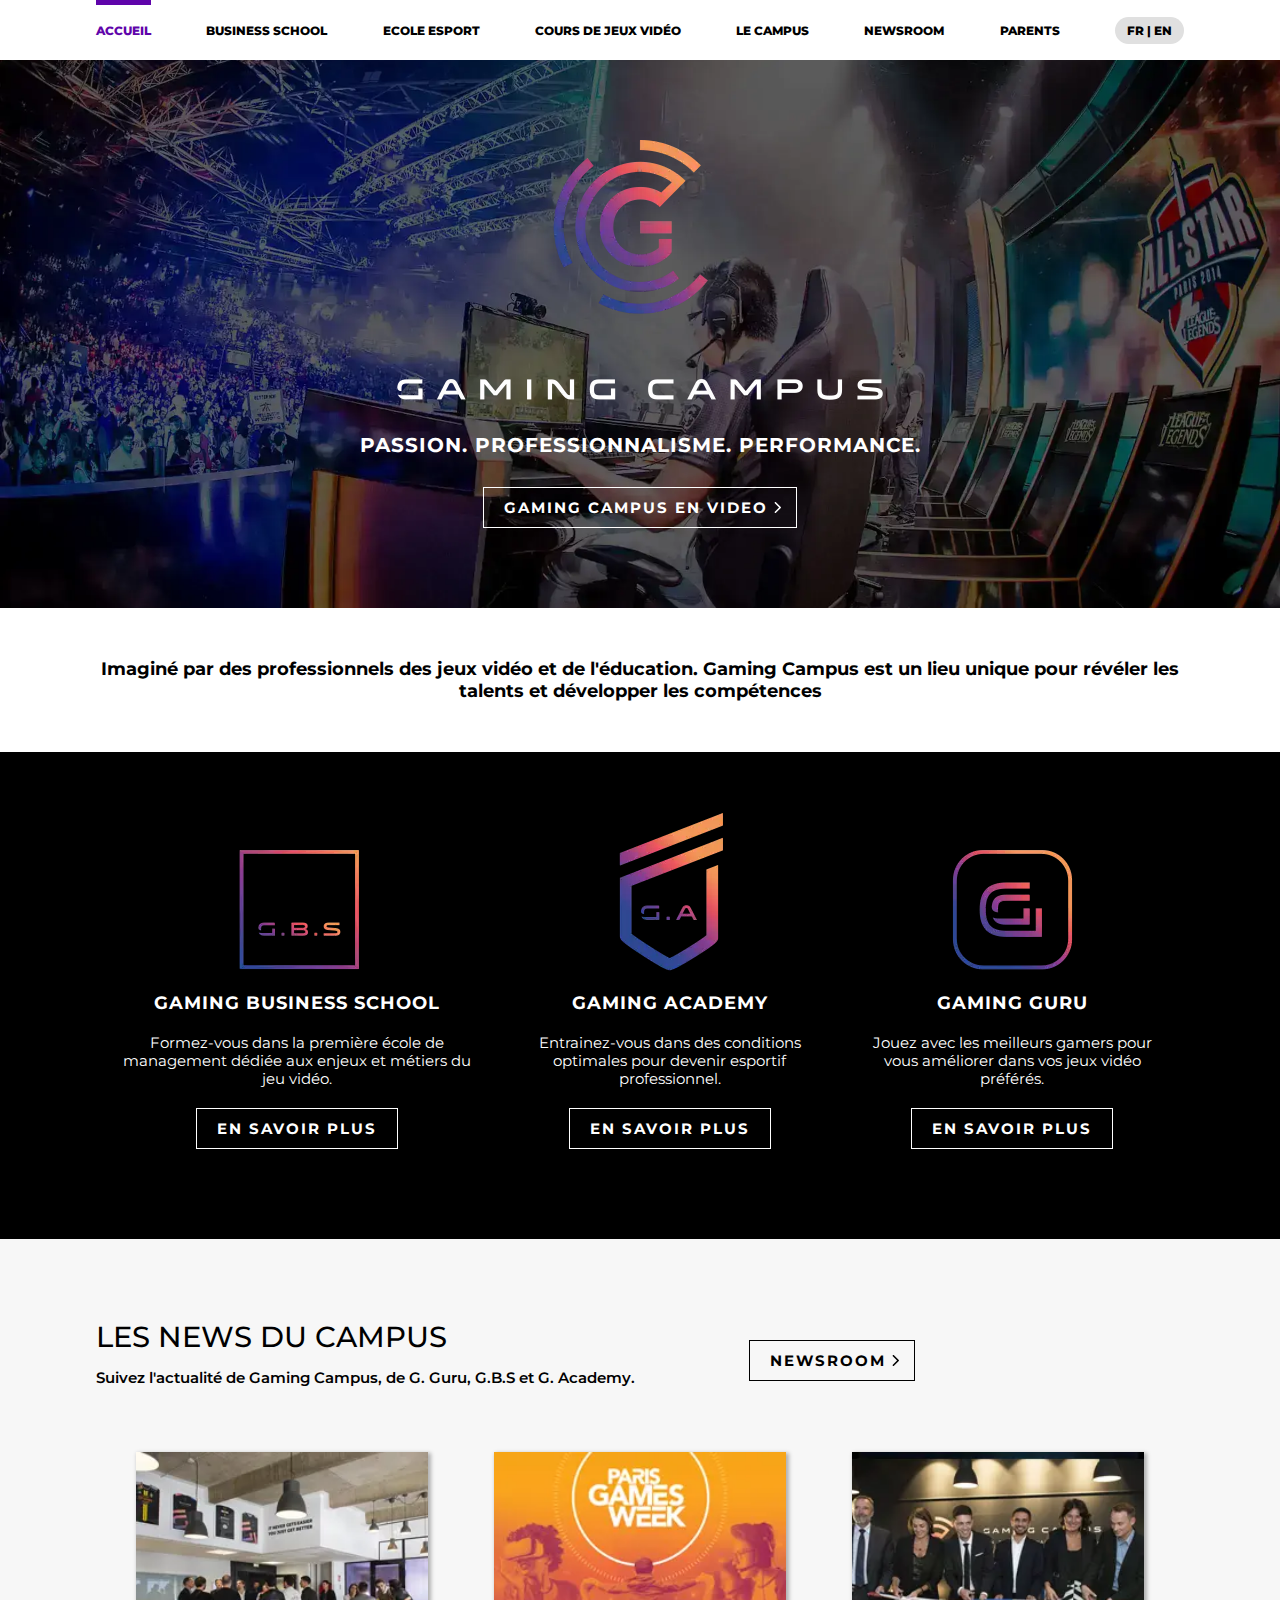
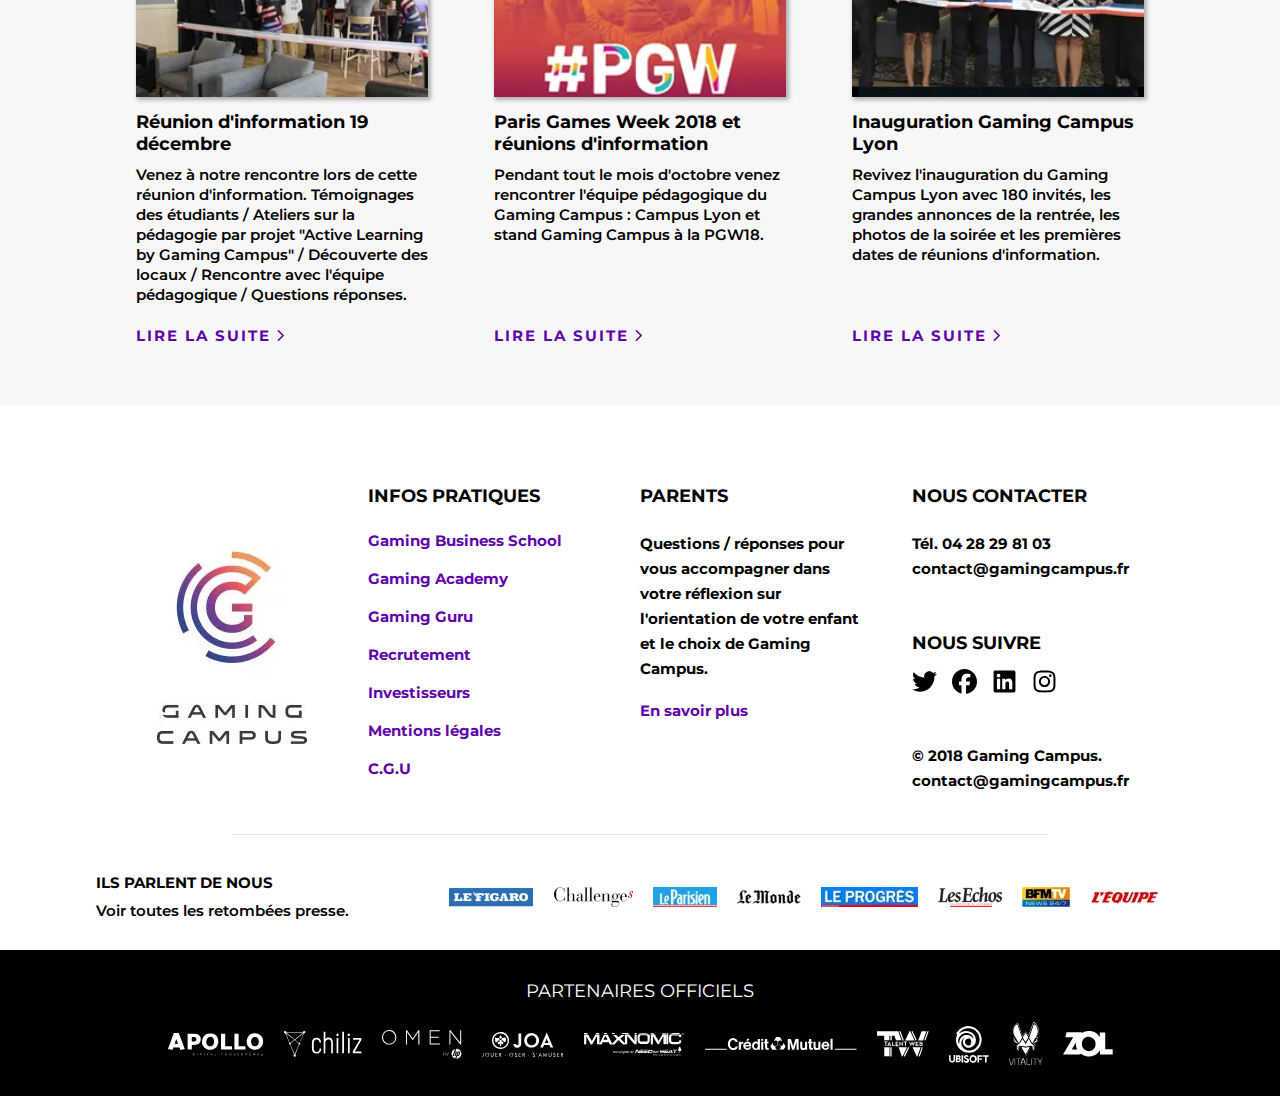
<file: index.html>
<!DOCTYPE html>
<html lang="fr">
  <head>
    <meta charset="UTF-8" />
    <meta name="viewport" content="width=device-width, initial-scale=1.0" />
    <!-- Titre, Meta Description, Favicon et Auteur -->
    <title>
      Gaming Campus - Formations en Management, Esport et Jeux Vidéo
    </title>
    <meta
      name="description"
      content="Découvrez Gaming Campus, le premier campus en France dédié aux métiers du jeu vidéo : management, esport, et perfectionnement gaming. Rejoignez-nous pour transformer votre passion en carrière."
    />
    <link rel="icon" href="./assets/img/favicon.ico" type="image/x-icon" />
    <link
      rel="shortcut icon"
      href="./assets/img/favicon.ico"
      type="image/x-icon"
    />
    <link rel="apple-touch-icon" href="./assets/img/favicon.ico" />
    <meta name="author" content="Jhauck67" />
    <!-- Facebook Meta Tags -->
    <meta
      property="og:url"
      content="https://jhauck67.github.io/Projet-Gaming-Campus/"
    />
    <meta property="og:type" content="website" />
    <meta
      property="og:title"
      content="
      Gaming Campus - Formations en Management, Esport et Jeux Vidéo
    "
    />
    <meta
      property="og:description"
      content="Découvrez Gaming Campus, le premier campus en France dédié aux métiers du jeu vidéo : management, esport, et perfectionnement gaming. Rejoignez-nous pour transformer votre passion en carrière."
    />
    <meta
      property="og:image"
      content="https://opengraph.b-cdn.net/production/images/f88dc89d-0558-413c-89d5-0425a3ba9d4a.jpg?token=AuQBGOcWARH6QtopN8ev72rRiLn7by4YCUT0urUR8WQ&height=630&width=1200&expires=33281877863"
    />

    <!-- Twitter Meta Tags -->
    <meta name="twitter:card" content="summary_large_image" />
    <meta property="twitter:domain" content="jhauck67.github.io" />
    <meta
      property="twitter:url"
      content="https://jhauck67.github.io/Projet-Gaming-Campus/"
    />
    <meta
      name="twitter:title"
      content="
      Gaming Campus - Formations en Management, Esport et Jeux Vidéo
    "
    />
    <meta
      name="twitter:description"
      content="Découvrez Gaming Campus, le premier campus en France dédié aux métiers du jeu vidéo : management, esport, et perfectionnement gaming. Rejoignez-nous pour transformer votre passion en carrière."
    />
    <meta
      name="twitter:image"
      content="https://opengraph.b-cdn.net/production/images/f88dc89d-0558-413c-89d5-0425a3ba9d4a.jpg?token=AuQBGOcWARH6QtopN8ev72rRiLn7by4YCUT0urUR8WQ&height=630&width=1200&expires=33281877863"
    />
    <!-- Meta Tags Generated via https://www.opengraph.xyz -->

    <!-- Feuille de style CSS -->
    <link rel="preload" href="./assets/styles/index.css" as="style" />
    <link rel="stylesheet" href="./assets/styles/index.css" />
    <!-- Preload du hero -->
    <link
      rel="preload"
      href="./assets/img/background-video-game-player.webp"
      as="image"
      type="image/webp"
    />
    <link
      rel="preload"
      href="./assets/img/background-video-game-player-mobile.webp"
      as="image"
      type="image/webp"
    />
    <link
      rel="preload"
      href="./assets/img/logo-gc-hero.webp"
      as="image"
      type="image/webp"
    />
  </head>
  <body>
    <nav>
      <ul>
        <li><a href="#">Accueil</a></li>
        <li><a href="#">Business School</a></li>
        <li><a href="#">Ecole esport</a></li>
        <li><a href="#">Cours de jeux vidéo</a></li>
        <li><a href="#">Le campus</a></li>
        <li><a href="#">Newsroom</a></li>
        <li><a href="#">Parents</a></li>
        <li><div class="language">FR | EN</div></li>
      </ul>
    </nav>
    <header class="hero">
      <div class="hero-container">
        <div class="hero-container-logo">
          <img
            srcset="
              ./assets/img/logo-gc-hero.webp,
              ./assets/img/logo-gc-hero-mobile.webp 0.75x
            "
            src="./assets/img/logo-gc-hero.webp"
            alt="Logo de Gaming Campus"
            width="600"
            height="263"
          />
        </div>
        <h1>Passion. Professionnalisme. Performance.</h1>
        <div class="button">
          <a href="#"
            >Gaming Campus en video
            <svg
              xmlns="http://www.w3.org/2000/svg"
              height="16"
              width="10"
              viewBox="0 0 320 512"
            >
              <path
                fill="inherit"
                d="M310.6 233.4c12.5 12.5 12.5 32.8 0 45.3l-192 192c-12.5 12.5-32.8 12.5-45.3 0s-12.5-32.8 0-45.3L242.7 256 73.4 86.6c-12.5-12.5-12.5-32.8 0-45.3s32.8-12.5 45.3 0l192 192z"
              />
            </svg>
          </a>
        </div>
      </div>
    </header>
    <section class="headband">
      <div class="headband-container">
        <h2>
          Imaginé par des professionnels des jeux vidéo et de l'éducation.
          Gaming Campus est un lieu unique pour révéler les talents et
          développer les compétences
        </h2>
      </div>
    </section>
    <section class="cursus">
      <div class="cursus-container">
        <div class="cursus-card">
          <div class="cursus-img-container">
            <img
              srcset="
                ./assets/img/logo-gbs-home.webp,
                ./assets/img/logo-gbs-home@2x.webp 2x
              "
              src="./assets/img/logo-gbs-home.webp"
              alt="Logo de Gaming Business School"
              width="255"
              height="160"
              loading="lazy"
            />
          </div>
          <h3>Gaming Business School</h3>
          <p>
            Formez-vous dans la première école de management dédiée aux enjeux
            et métiers du jeu vidéo.
          </p>
          <div class="button">
            <a href="#">En savoir plus</a>
          </div>
        </div>
        <div class="cursus-card">
          <div class="cursus-img-container">
            <img
              srcset="
                ./assets/img/logo-ga-home.webp,
                ./assets/img/logo-ga-home@2x.webp 2x
              "
              src="./assets/img/logo-ga-home.webp"
              alt="Logo de Gaming Academy"
              width="255"
              height="160"
              loading="lazy"
            />
          </div>
          <h3>Gaming Academy</h3>
          <p>
            Entrainez-vous dans des conditions optimales pour devenir esportif
            professionnel.
          </p>
          <div class="button">
            <a href="#">En savoir plus</a>
          </div>
        </div>
        <div class="cursus-card">
          <div class="cursus-img-container">
            <img
              srcset="
                ./assets/img/logo-gg-home.webp,
                ./assets/img/logo-gg-home@2x.webp 2x
              "
              src="./assets/img/logo-gg-home.webp"
              alt="Logo de Gaming Guru"
              width="255"
              height="160"
              loading="lazy"
            />
          </div>
          <h3>Gaming Guru</h3>
          <p>
            Jouez avec les meilleurs gamers pour vous améliorer dans vos jeux
            vidéo préférés.
          </p>
          <div class="button">
            <a href="#">En savoir plus</a>
          </div>
        </div>
      </div>
    </section>
    <section class="news">
      <div class="news-container">
        <div class="news-title">
          <div class="news-title-left">
            <h2>Les news du Campus</h2>
            <p>
              Suivez l'actualité de Gaming Campus, de G. Guru, G.B.S et G.
              Academy.
            </p>
          </div>
          <div class="news-title-right">
            <div class="button">
              <a href="#"
                >Newsroom
                <svg
                  xmlns="http://www.w3.org/2000/svg"
                  height="16"
                  width="10"
                  viewBox="0 0 320 512"
                >
                  <path
                    fill="inherit"
                    d="M310.6 233.4c12.5 12.5 12.5 32.8 0 45.3l-192 192c-12.5 12.5-32.8 12.5-45.3 0s-12.5-32.8 0-45.3L242.7 256 73.4 86.6c-12.5-12.5-12.5-32.8 0-45.3s32.8-12.5 45.3 0l192 192z"
                  />
                </svg>
              </a>
            </div>
          </div>
        </div>
        <div class="news-main">
          <div class="news-card">
            <div class="news-img-container">
              <img
                src="./assets/img/ri8decembre.webp"
                alt="Photo de la réunion d'information du 19 décembre"
                width="255"
                height="214"
                loading="lazy"
              />
            </div>
            <h3>Réunion d'information 19 décembre</h3>
            <p>
              Venez à notre rencontre lors de cette réunion d'information.
              Témoignages des étudiants / Ateliers sur la pédagogie par projet
              "Active Learning by Gaming Campus" / Découverte des locaux /
              Rencontre avec l'équipe pédagogique / Questions réponses.
            </p>
            <div class="button">
              <a href="#"
                >Lire la suite
                <svg
                  xmlns="http://www.w3.org/2000/svg"
                  height="16"
                  width="10"
                  viewBox="0 0 320 512"
                >
                  <path
                    fill="inherit"
                    d="M310.6 233.4c12.5 12.5 12.5 32.8 0 45.3l-192 192c-12.5 12.5-32.8 12.5-45.3 0s-12.5-32.8 0-45.3L242.7 256 73.4 86.6c-12.5-12.5-12.5-32.8 0-45.3s32.8-12.5 45.3 0l192 192z"
                  />
                </svg>
              </a>
            </div>
          </div>
          <div class="news-card">
            <div class="news-img-container">
              <img
                src="./assets/img/pgw18home.webp"
                alt="Affiche de la Paris Games Week 2018"
                width="255"
                height="214"
                loading="lazy"
              />
            </div>
            <h3>Paris Games Week 2018 et réunions d'information</h3>
            <p>
              Pendant tout le mois d'octobre venez rencontrer l'équipe
              pédagogique du Gaming Campus : Campus Lyon et stand Gaming Campus
              à la PGW18.
            </p>
            <div class="button">
              <a href="#"
                >Lire la suite
                <svg
                  xmlns="http://www.w3.org/2000/svg"
                  height="16"
                  width="10"
                  viewBox="0 0 320 512"
                >
                  <path
                    fill="inherit"
                    d="M310.6 233.4c12.5 12.5 12.5 32.8 0 45.3l-192 192c-12.5 12.5-32.8 12.5-45.3 0s-12.5-32.8 0-45.3L242.7 256 73.4 86.6c-12.5-12.5-12.5-32.8 0-45.3s32.8-12.5 45.3 0l192 192z"
                  />
                </svg>
              </a>
            </div>
          </div>
          <div class="news-card">
            <div class="news-img-container">
              <img
                src="./assets/img/inauguration_gaming_campus_photo.webp"
                alt="Photo de l'inauguration du Gaming Campus de Lyon"
                width="255"
                height="214"
                loading="lazy"
              />
            </div>
            <h3>Inauguration Gaming Campus Lyon</h3>
            <p>
              Revivez l'inauguration du Gaming Campus Lyon avec 180 invités, les
              grandes annonces de la rentrée, les photos de la soirée et les
              premières dates de réunions d'information.
            </p>
            <div class="button">
              <a href="#"
                >Lire la suite
                <svg
                  xmlns="http://www.w3.org/2000/svg"
                  height="16"
                  width="10"
                  viewBox="0 0 320 512"
                >
                  <path
                    fill="inherit"
                    d="M310.6 233.4c12.5 12.5 12.5 32.8 0 45.3l-192 192c-12.5 12.5-32.8 12.5-45.3 0s-12.5-32.8 0-45.3L242.7 256 73.4 86.6c-12.5-12.5-12.5-32.8 0-45.3s32.8-12.5 45.3 0l192 192z"
                  />
                </svg>
              </a>
            </div>
          </div>
        </div>
      </div>
    </section>
    <section class="links">
      <div class="links-container">
        <div class="link-container-column1">
          <img
            src="./assets/img/logo-gc-footer.webp"
            alt="Logo de Gaming Campus"
            width="150"
            height="198"
            loading="lazy"
          />
        </div>
        <div class="link-container-column2">
          <h2>Infos pratiques</h2>
          <div class="links-infos-pratiques">
            <a href="#">Gaming Business School</a>
            <a href="#">Gaming Academy</a>
            <a href="#">Gaming Guru</a>
            <a href="#">Recrutement</a>
            <a href="#">Investisseurs</a>
            <a href="#">Mentions légales</a>
            <a href="#">C.G.U</a>
          </div>
        </div>
        <div class="link-container-column3">
          <h2>Parents</h2>
          <p>
            Questions / réponses pour vous accompagner dans votre réflexion sur
            l'orientation de votre enfant et le choix de Gaming Campus.
          </p>
          <a href="#">En savoir plus</a>
        </div>
        <div class="link-container-column4">
          <div class="contact">
            <h2>Nous contacter</h2>
            <p>Tél. 04 28 29 81 03 <br />contact@gamingcampus.fr</p>
          </div>
          <div class="follow">
            <h2>Nous suivre</h2>
            <div class="networks">
              <ul>
                <li>
                  <a
                    class="icon twitter"
                    href="#"
                    aria-label="Lien vers le compte Twitter"
                  >
                    <svg
                      xmlns="http://www.w3.org/2000/svg"
                      width="25"
                      height="25"
                      viewBox="0 0 512 512"
                    >
                      <path
                        d="M459.4 151.7c.3 4.5 .3 9.1 .3 13.6 0 138.7-105.6 298.6-298.6 298.6-59.5 0-114.7-17.2-161.1-47.1 8.4 1 16.6 1.3 25.3 1.3 49.1 0 94.2-16.6 130.3-44.8-46.1-1-84.8-31.2-98.1-72.8 6.5 1 13 1.6 19.8 1.6 9.4 0 18.8-1.3 27.6-3.6-48.1-9.7-84.1-52-84.1-103v-1.3c14 7.8 30.2 12.7 47.4 13.3-28.3-18.8-46.8-51-46.8-87.4 0-19.5 5.2-37.4 14.3-53 51.7 63.7 129.3 105.3 216.4 109.8-1.6-7.8-2.6-15.9-2.6-24 0-57.8 46.8-104.9 104.9-104.9 30.2 0 57.5 12.7 76.7 33.1 23.7-4.5 46.5-13.3 66.6-25.3-7.8 24.4-24.4 44.8-46.1 57.8 21.1-2.3 41.6-8.1 60.4-16.2-14.3 20.8-32.2 39.3-52.6 54.3z"
                      />
                    </svg>
                  </a>
                </li>
                <li>
                  <a
                    class="icon facebook"
                    href="#"
                    aria-label="Lien vers le compte Facebook"
                  >
                    <svg
                      xmlns="http://www.w3.org/2000/svg"
                      width="25"
                      height="25"
                      viewBox="0 0 512 512"
                    >
                      <path
                        d="M512 256C512 114.6 397.4 0 256 0S0 114.6 0 256C0 376 82.7 476.8 194.2 504.5V334.2H141.4V256h52.8V222.3c0-87.1 39.4-127.5 125-127.5c16.2 0 44.2 3.2 55.7 6.4V172c-6-.6-16.5-1-29.6-1c-42 0-58.2 15.9-58.2 57.2V256h83.6l-14.4 78.2H287V510.1C413.8 494.8 512 386.9 512 256h0z"
                      />
                    </svg>
                  </a>
                </li>
                <li>
                  <a
                    class="icon linkedin"
                    href="#"
                    aria-label="Lien vers le compte linkedin"
                  >
                    <svg
                      xmlns="http://www.w3.org/2000/svg"
                      width="25"
                      height="25"
                      viewBox="0 0 448 512"
                    >
                      <path
                        d="M416 32H31.9C14.3 32 0 46.5 0 64.3v383.4C0 465.5 14.3 480 31.9 480H416c17.6 0 32-14.5 32-32.3V64.3c0-17.8-14.4-32.3-32-32.3zM135.4 416H69V202.2h66.5V416zm-33.2-243c-21.3 0-38.5-17.3-38.5-38.5S80.9 96 102.2 96c21.2 0 38.5 17.3 38.5 38.5 0 21.3-17.2 38.5-38.5 38.5zm282.1 243h-66.4V312c0-24.8-.5-56.7-34.5-56.7-34.6 0-39.9 27-39.9 54.9V416h-66.4V202.2h63.7v29.2h.9c8.9-16.8 30.6-34.5 62.9-34.5 67.2 0 79.7 44.3 79.7 101.9V416z"
                      />
                    </svg>
                  </a>
                </li>
                <li>
                  <a
                    class="icon instagram"
                    href="#"
                    aria-label="Lien vers le compte Instagram"
                  >
                    <svg
                      xmlns="http://www.w3.org/2000/svg"
                      width="25"
                      height="25"
                      viewBox="0 0 448 512"
                    >
                      <path
                        d="M224.1 141c-63.6 0-114.9 51.3-114.9 114.9s51.3 114.9 114.9 114.9S339 319.5 339 255.9 287.7 141 224.1 141zm0 189.6c-41.1 0-74.7-33.5-74.7-74.7s33.5-74.7 74.7-74.7 74.7 33.5 74.7 74.7-33.6 74.7-74.7 74.7zm146.4-194.3c0 14.9-12 26.8-26.8 26.8-14.9 0-26.8-12-26.8-26.8s12-26.8 26.8-26.8 26.8 12 26.8 26.8zm76.1 27.2c-1.7-35.9-9.9-67.7-36.2-93.9-26.2-26.2-58-34.4-93.9-36.2-37-2.1-147.9-2.1-184.9 0-35.8 1.7-67.6 9.9-93.9 36.1s-34.4 58-36.2 93.9c-2.1 37-2.1 147.9 0 184.9 1.7 35.9 9.9 67.7 36.2 93.9s58 34.4 93.9 36.2c37 2.1 147.9 2.1 184.9 0 35.9-1.7 67.7-9.9 93.9-36.2 26.2-26.2 34.4-58 36.2-93.9 2.1-37 2.1-147.8 0-184.8zM398.8 388c-7.8 19.6-22.9 34.7-42.6 42.6-29.5 11.7-99.5 9-132.1 9s-102.7 2.6-132.1-9c-19.6-7.8-34.7-22.9-42.6-42.6-11.7-29.5-9-99.5-9-132.1s-2.6-102.7 9-132.1c7.8-19.6 22.9-34.7 42.6-42.6 29.5-11.7 99.5-9 132.1-9s102.7-2.6 132.1 9c19.6 7.8 34.7 22.9 42.6 42.6 11.7 29.5 9 99.5 9 132.1s2.7 102.7-9 132.1z"
                      />
                    </svg>
                  </a>
                </li>
              </ul>
            </div>
          </div>
          <div class="copyright">
            <p>&copy; 2018 Gaming Campus. <br />contact@gamingcampus.fr</p>
          </div>
        </div>
      </div>
      <div class="press-container">
        <div class="press-container-left">
          <h3>Ils parlent de nous</h3>
          <p>Voir toutes les retombées presse.</p>
        </div>
        <div class="press-container-right">
          <img
            src="./assets/img/figaro.webp"
            alt="Logo du journal Le Figaro"
            width="86"
            height="20"
            loading="lazy"
          />
          <img
            src="./assets/img/challenges.webp"
            alt="Logo du journal Challenges"
            width="79"
            height="20"
            loading="lazy"
          />
          <img
            src="./assets/img/leparisien.webp"
            alt="Logo du journal Le Parisien"
            width="64"
            height="20"
            loading="lazy"
          />
          <img
            src="./assets/img/lemonde.webp"
            alt="Logo le monde"
            width="64"
            height="18"
            loading="lazy"
          />
          <img
            src="./assets/img/progres.webp"
            alt="Logo du journal Le Progres"
            width="97"
            height="20"
            loading="lazy"
          />
          <img
            src="./assets/img/echos.webp"
            alt="Logo du journal Les Echos"
            width="64"
            height="20"
            loading="lazy"
          />
          <img
            src="./assets/img/bfm.webp"
            alt="Logo du journal Bfmtv"
            width="48"
            height="20"
            loading="lazy"
          />
          <img
            src="./assets/img/lepoint.webp"
            alt="Logo du journal L'Equipe"
            width="69"
            height="20"
            loading="lazy"
          />
        </div>
      </div>
    </section>
    <footer class="investors">
      <div class="investors-container">
        <h2>Partenaires officiels</h2>
        <div class="investors-logos">
          <div class="investors-logos-left">
            <ul>
              <li>
                <img
                  src="./assets/img/apollo.webp"
                  alt="Logo de Apollo"
                  width="96"
                  height="23"
                  loading="lazy"
                />
              </li>
              <li>
                <img
                  src="./assets/img/chiliz.webp"
                  alt="Logo de Chiliz"
                  width="78"
                  height="26"
                  loading="lazy"
                />
              </li>
              <li>
                <img
                  src="./assets/img/omen.webp"
                  alt="Logo de Omen"
                  width="80"
                  height="29"
                  loading="lazy"
                />
              </li>
              <li>
                <img
                  src="./assets/img/joa.webp"
                  alt="Logo de Joa"
                  width="82"
                  height="25"
                  loading="lazy"
                />
              </li>
              <li>
                <img
                  src="./assets/img/maxonomic.webp"
                  alt="Logo de Maxonomic"
                  width="101"
                  height="23"
                  loading="lazy"
                />
              </li>
            </ul>
          </div>
          <div class="investors-logos-right">
            <ul>
              <li>
                <img
                  src="./assets/img/credit-mutuel.webp"
                  alt="Logo de Crédit Mutuel"
                  width="152"
                  height="14"
                  loading="lazy"
                />
              </li>
              <li>
                <img
                  src="./assets/img/talent-web.webp"
                  alt="Logo de Talent Web"
                  width="52"
                  height="26"
                  loading="lazy"
                />
              </li>
              <li>
                <img
                  src="./assets/img/ubisoft.webp"
                  alt="Logo de Ubisoft"
                  width="40"
                  height="37"
                  loading="lazy"
                />
              </li>
              <li>
                <img
                  src="./assets/img/vitality.webp"
                  alt="Logo de Vitality"
                  width="34"
                  height="44"
                  loading="lazy"
                />
              </li>
              <li>
                <img
                  src="./assets/img/zol.webp"
                  alt="Logo de ZOL"
                  width="50"
                  height="26"
                  loading="lazy"
                />
              </li>
            </ul>
          </div>
        </div>
      </div>
    </footer>
  </body>
</html>
</file>
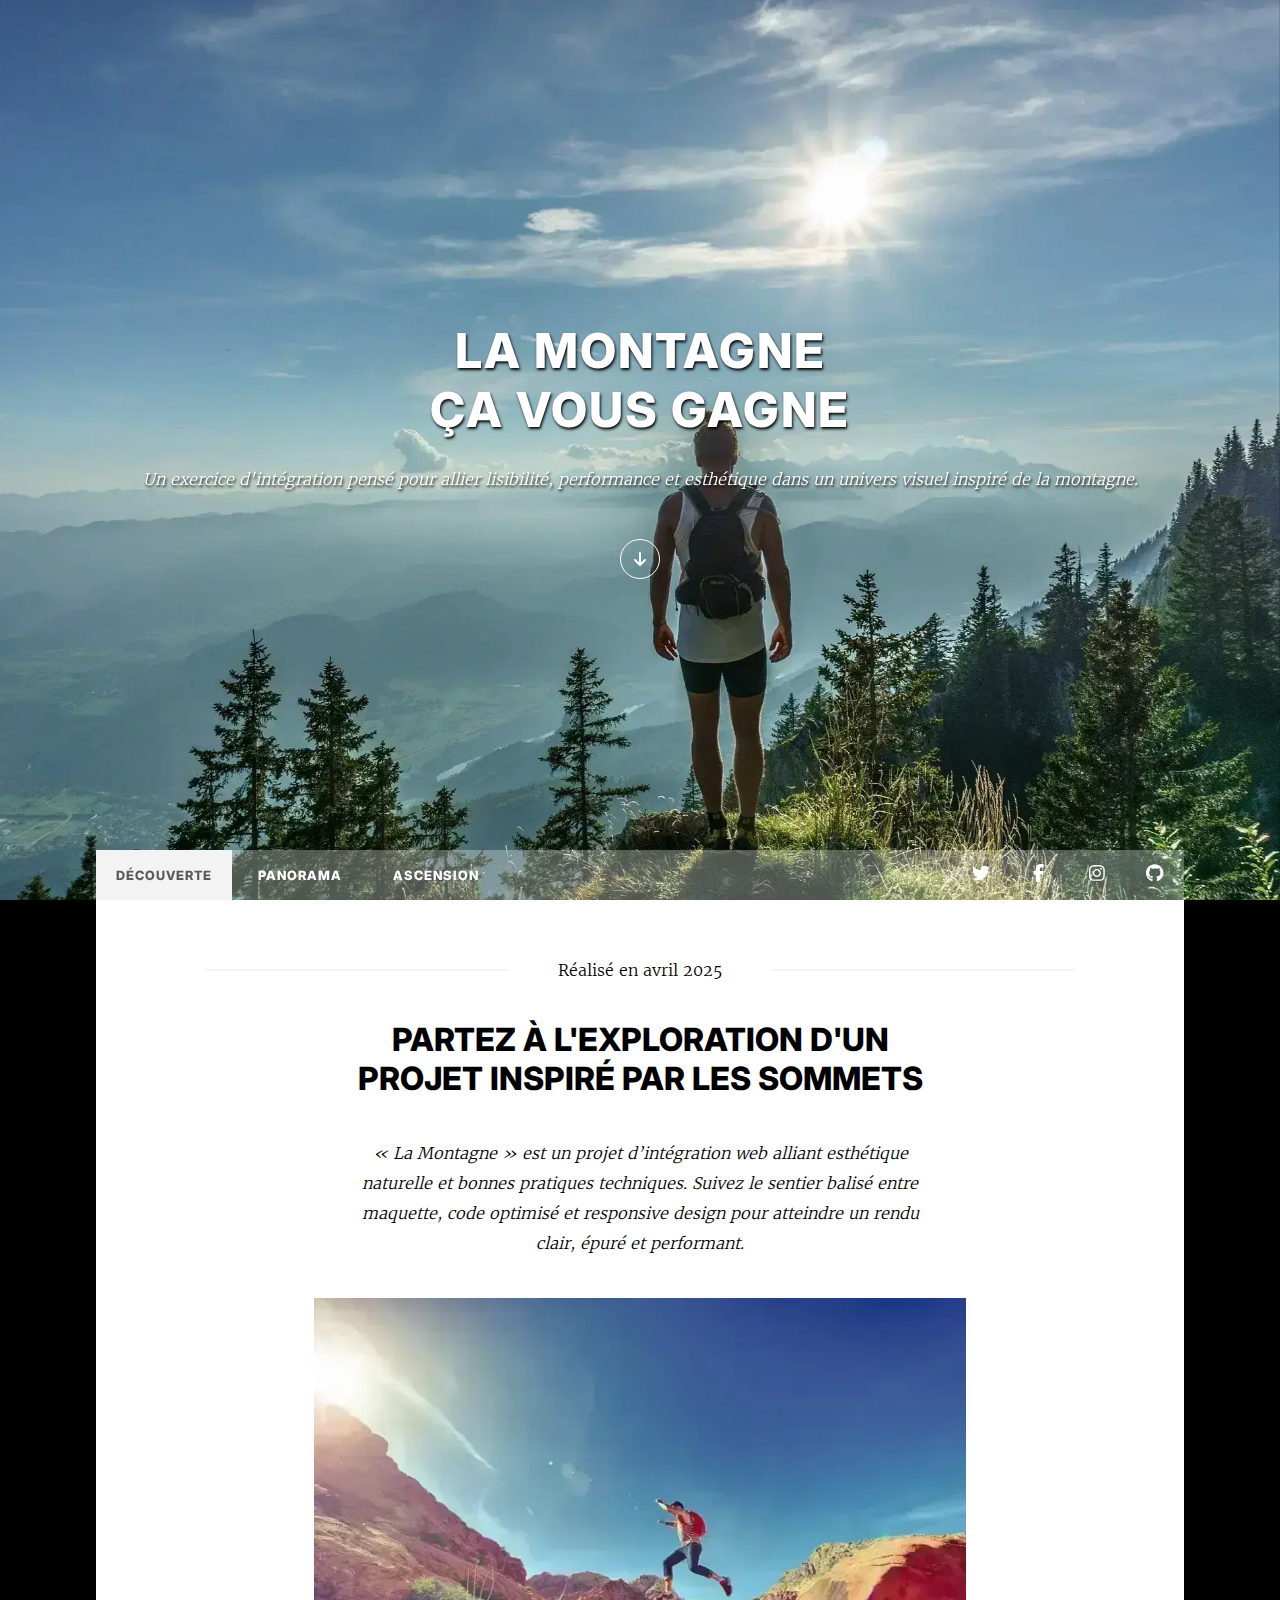
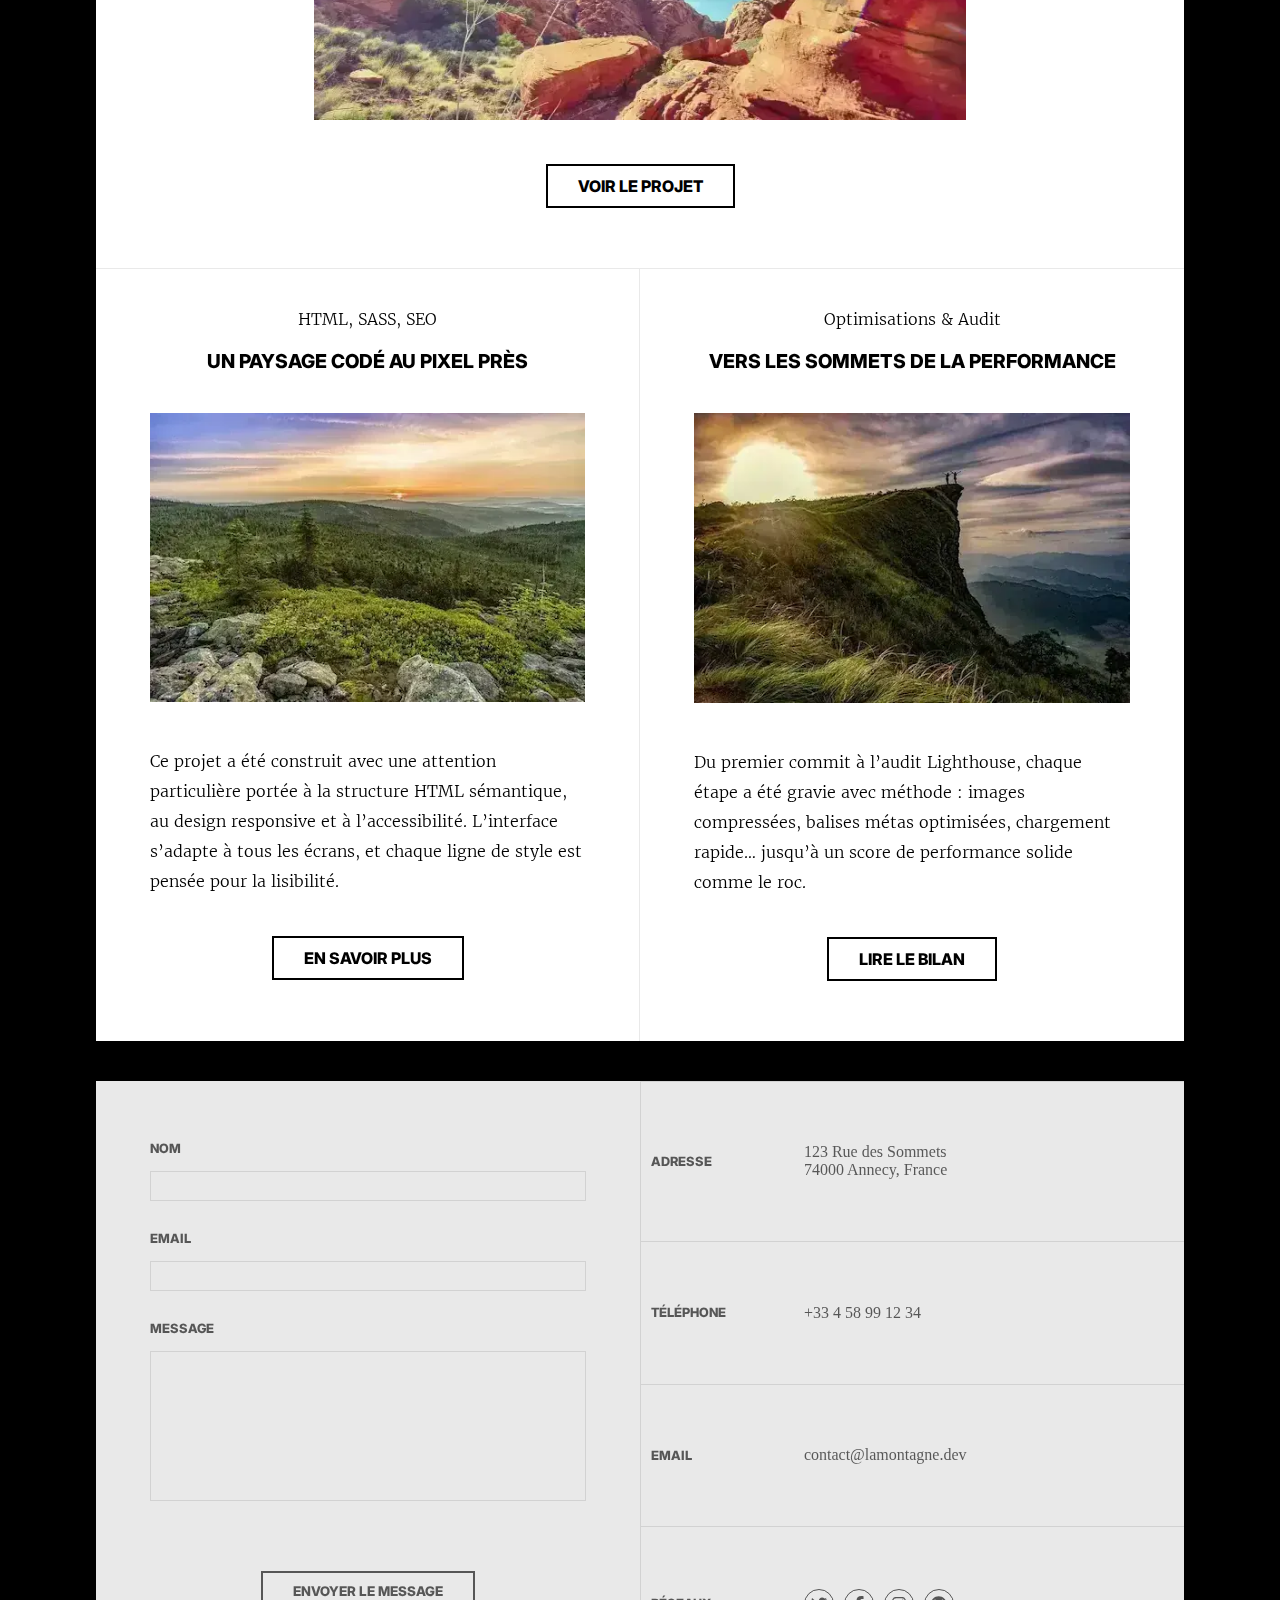
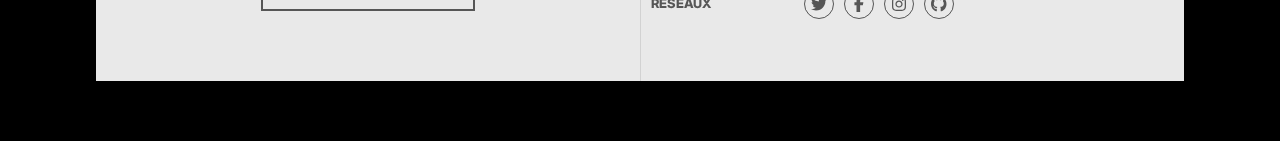
<file: projects/La-Montagne/index.html>
<!DOCTYPE html>
<html lang="fr">
  <head>
    <meta charset="UTF-8" />
    <meta name="viewport" content="width=device-width, initial-scale=1.0" />

    <!-- ------------- Titre, Meta Description, Favicon et Auteur -------------- -->

    <!--1 Titre de l'onglet (entre 50 et 60 caractères) -->
    <title>
      La Montagne – Activités, Nature et Aventure | Évadez-vous en Altitude
    </title>

    <!-- 1 Meta description -->
    <meta
      name="description"
      content="Découvrez les bienfaits de la montagne à travers paysages, activités sportives et moments inoubliables. Respirez l’air pur et vivez l’aventure en altitude."
    />

    <!-- 1 Les favicons -->
    <!-- favicon au format ICO -->
    <link
      rel="icon"
      type="image/x-icon"
      href="./assets/img/icons/favicon.ico"
    />
    <!-- favicon au format SVG -->
    <link
      rel="icon"
      type="image/svg+xml"
      href="./assets/img/icons/favicon.svg"
    />
    <!-- favicon au format PNG -->
    <link
      rel="icon"
      type="image/png"
      sizes="32x32"
      href="./assets/img/icons/favicon32x32.png"
    />
    <link
      rel="icon"
      type="image/png"
      sizes="16x16"
      href="./assets/img/icons/favicon16x16.png"
    />
    <!-- icone pour Apple Touch -->
    <link
      rel="apple-touch-icon"
      sizes="180x180"
      href="./assets/img/icons/apple-touch-icon.png"
    />

    <!-- 1 Auteur -->
    <meta name="author" content="Jhauck67" />

    <!-- ------------------------- Facebook Meta Tags -------------------------- -->
    <!-- Facebook Meta Tags -->
    <meta
      property="og:url"
      content="https://jhauck67.github.io/Projet-La-Montagne/"
    />
    <meta property="og:type" content="website" />
    <meta property="og:title" content="La Montagne – Explorez l’Horizon" />
    <meta
      property="og:description"
      content="Découvrez “La Montagne” – une intégration web responsive, pensée pour respirer la nature à plein écran."
    />
    <meta
      property="og:image"
      content="https://opengraph.b-cdn.net/production/images/962204d5-29cc-4a2e-b2cc-51ee2fe6ffcc.png?token=0TnrTTI42uWr8w_pMSCdUaEy-Q9CJJWgUwOdQX1gG50&height=630&width=1200&expires=33282457135"
    />

    <!-- Twitter Meta Tags -->
    <meta name="twitter:card" content="summary_large_image" />
    <meta property="twitter:domain" content="jhauck67.github.io" />
    <meta
      property="twitter:url"
      content="https://jhauck67.github.io/Projet-La-Montagne/"
    />
    <meta name="twitter:title" content="La Montagne – Explorez l’Horizon" />
    <meta
      name="twitter:description"
      content="Découvrez “La Montagne” – une intégration web responsive, pensée pour respirer la nature à plein écran."
    />
    <meta
      name="twitter:image"
      content="https://opengraph.b-cdn.net/production/images/962204d5-29cc-4a2e-b2cc-51ee2fe6ffcc.png?token=0TnrTTI42uWr8w_pMSCdUaEy-Q9CJJWgUwOdQX1gG50&height=630&width=1200&expires=33282457135"
    />

    <!-- ------------------------ Feuille de style CSS ------------------------- -->
    <link rel="preload" href="./assets/styles/index.css" as="style" />
    <!-- permet de précharger la feuille de style css -->
    <link rel="stylesheet" href="./assets/styles/index.css" />
    <!-- feuille de style CSS -->

    <!-- --------------------------- Preload des images --------------------------- -->
    <!-- permet de précharger les images importantes -->
    <link
      rel="preload"
      as="image"
      href="./assets/img/background-la-montagne_large.webp"
      media="screen and (min-width: 769px)"
    />
    <link
      rel="preload"
      as="image"
      href="./assets/img/background-la-montagne_medium.webp"
      media="screen and (min-width: 426px) and (max-width: 768px)"
    />
    <link
      rel="preload"
      as="image"
      href="./assets/img/background-la-montagne_small.webp"
      media="screen and (max-width: 425px)"
    />
  </head>

  <!-- ----------------------------------------------------------------------- -->
  <!--                             DEBUT DE LA PAGE                            -->
  <!-- ----------------------------------------------------------------------- -->
  <body>
    <header>
      <div class="header-text">
        <div class="text-container">
          <h1>La montagne <br />ça vous gagne</h1>
          <p>
            Un exercice d'intégration pensé pour allier lisibilité, performance
            et esthétique dans un univers visuel inspiré de la montagne.
          </p>
          <div class="icon">
            <a href="#start" aria-label="Commencer l'aventure">
              <svg
                xmlns="http://www.w3.org/2000/svg"
                height="16"
                width="12"
                viewBox="0 0 384 512"
              >
                <path
                  fill="inherit"
                  d="M169.4 470.6c12.5 12.5 32.8 12.5 45.3 0l160-160c12.5-12.5 12.5-32.8 0-45.3s-32.8-12.5-45.3 0L224 370.8 224 64c0-17.7-14.3-32-32-32s-32 14.3-32 32l0 306.7L54.6 265.4c-12.5-12.5-32.8-12.5-45.3 0s-12.5 32.8 0 45.3l160 160z"
                />
              </svg>
            </a>
          </div>
        </div>
      </div>
      <nav>
        <div class="nav-left">
          <ul>
            <li><a href="#start">Découverte</a></li>
            <li><a href="#article1">Panorama</a></li>
            <li><a href="#article2">Ascension</a></li>
          </ul>
        </div>
        <div class="nav-right">
          <ul>
            <li>
              <a
                href="https://x.com/?lang=fr"
                target="_blank"
                aria-label="Suivez-nous sur Twitter"
              >
                <svg
                  xmlns="http://www.w3.org/2000/svg"
                  height="18"
                  width="18"
                  viewBox="0 0 512 512"
                >
                  <path
                    fill="inherit"
                    d="M459.4 151.7c.3 4.5 .3 9.1 .3 13.6 0 138.7-105.6 298.6-298.6 298.6-59.5 0-114.7-17.2-161.1-47.1 8.4 1 16.6 1.3 25.3 1.3 49.1 0 94.2-16.6 130.3-44.8-46.1-1-84.8-31.2-98.1-72.8 6.5 1 13 1.6 19.8 1.6 9.4 0 18.8-1.3 27.6-3.6-48.1-9.7-84.1-52-84.1-103v-1.3c14 7.8 30.2 12.7 47.4 13.3-28.3-18.8-46.8-51-46.8-87.4 0-19.5 5.2-37.4 14.3-53 51.7 63.7 129.3 105.3 216.4 109.8-1.6-7.8-2.6-15.9-2.6-24 0-57.8 46.8-104.9 104.9-104.9 30.2 0 57.5 12.7 76.7 33.1 23.7-4.5 46.5-13.3 66.6-25.3-7.8 24.4-24.4 44.8-46.1 57.8 21.1-2.3 41.6-8.1 60.4-16.2-14.3 20.8-32.2 39.3-52.6 54.3z"
                  />
                </svg>
              </a>
            </li>
            <li>
              <a
                href="https://www.facebook.com/"
                target="_blank"
                aria-label="Suivez-nous sur Facebook"
              >
                <svg
                  xmlns="http://www.w3.org/2000/svg"
                  height="18"
                  width="11.25"
                  viewBox="0 0 320 512"
                >
                  <path
                    fill="inherit"
                    d="M80 299.3V512H196V299.3h86.5l18-97.8H196V166.9c0-51.7 20.3-71.5 72.7-71.5c16.3 0 29.4 .4 37 1.2V7.9C291.4 4 256.4 0 236.2 0C129.3 0 80 50.5 80 159.4v42.1H14v97.8H80z"
                  />
                </svg>
              </a>
            </li>
            <li>
              <a
                href="https://www.instagram.com/"
                target="_blank"
                aria-label="Suivez-nous sur Instagram"
              >
                <svg
                  xmlns="http://www.w3.org/2000/svg"
                  height="18"
                  width="15.75"
                  viewBox="0 0 448 512"
                >
                  <path
                    fill="inherit"
                    d="M224.1 141c-63.6 0-114.9 51.3-114.9 114.9s51.3 114.9 114.9 114.9S339 319.5 339 255.9 287.7 141 224.1 141zm0 189.6c-41.1 0-74.7-33.5-74.7-74.7s33.5-74.7 74.7-74.7 74.7 33.5 74.7 74.7-33.6 74.7-74.7 74.7zm146.4-194.3c0 14.9-12 26.8-26.8 26.8-14.9 0-26.8-12-26.8-26.8s12-26.8 26.8-26.8 26.8 12 26.8 26.8zm76.1 27.2c-1.7-35.9-9.9-67.7-36.2-93.9-26.2-26.2-58-34.4-93.9-36.2-37-2.1-147.9-2.1-184.9 0-35.8 1.7-67.6 9.9-93.9 36.1s-34.4 58-36.2 93.9c-2.1 37-2.1 147.9 0 184.9 1.7 35.9 9.9 67.7 36.2 93.9s58 34.4 93.9 36.2c37 2.1 147.9 2.1 184.9 0 35.9-1.7 67.7-9.9 93.9-36.2 26.2-26.2 34.4-58 36.2-93.9 2.1-37 2.1-147.8 0-184.8zM398.8 388c-7.8 19.6-22.9 34.7-42.6 42.6-29.5 11.7-99.5 9-132.1 9s-102.7 2.6-132.1-9c-19.6-7.8-34.7-22.9-42.6-42.6-11.7-29.5-9-99.5-9-132.1s-2.6-102.7 9-132.1c7.8-19.6 22.9-34.7 42.6-42.6 29.5-11.7 99.5-9 132.1-9s102.7-2.6 132.1 9c19.6 7.8 34.7 22.9 42.6 42.6 11.7 29.5 9 99.5 9 132.1s2.7 102.7-9 132.1z"
                  />
                </svg>
              </a>
            </li>
            <li>
              <a
                href="https://github.com/"
                target="_blank"
                aria-label="Suivez-nous sur Github"
              >
                <svg
                  xmlns="http://www.w3.org/2000/svg"
                  height="18"
                  width="17.4375"
                  viewBox="0 0 496 512"
                >
                  <path
                    fill="inherit"
                    d="M165.9 397.4c0 2-2.3 3.6-5.2 3.6-3.3 .3-5.6-1.3-5.6-3.6 0-2 2.3-3.6 5.2-3.6 3-.3 5.6 1.3 5.6 3.6zm-31.1-4.5c-.7 2 1.3 4.3 4.3 4.9 2.6 1 5.6 0 6.2-2s-1.3-4.3-4.3-5.2c-2.6-.7-5.5 .3-6.2 2.3zm44.2-1.7c-2.9 .7-4.9 2.6-4.6 4.9 .3 2 2.9 3.3 5.9 2.6 2.9-.7 4.9-2.6 4.6-4.6-.3-1.9-3-3.2-5.9-2.9zM244.8 8C106.1 8 0 113.3 0 252c0 110.9 69.8 205.8 169.5 239.2 12.8 2.3 17.3-5.6 17.3-12.1 0-6.2-.3-40.4-.3-61.4 0 0-70 15-84.7-29.8 0 0-11.4-29.1-27.8-36.6 0 0-22.9-15.7 1.6-15.4 0 0 24.9 2 38.6 25.8 21.9 38.6 58.6 27.5 72.9 20.9 2.3-16 8.8-27.1 16-33.7-55.9-6.2-112.3-14.3-112.3-110.5 0-27.5 7.6-41.3 23.6-58.9-2.6-6.5-11.1-33.3 2.6-67.9 20.9-6.5 69 27 69 27 20-5.6 41.5-8.5 62.8-8.5s42.8 2.9 62.8 8.5c0 0 48.1-33.6 69-27 13.7 34.7 5.2 61.4 2.6 67.9 16 17.7 25.8 31.5 25.8 58.9 0 96.5-58.9 104.2-114.8 110.5 9.2 7.9 17 22.9 17 46.4 0 33.7-.3 75.4-.3 83.6 0 6.5 4.6 14.4 17.3 12.1C428.2 457.8 496 362.9 496 252 496 113.3 383.5 8 244.8 8zM97.2 352.9c-1.3 1-1 3.3 .7 5.2 1.6 1.6 3.9 2.3 5.2 1 1.3-1 1-3.3-.7-5.2-1.6-1.6-3.9-2.3-5.2-1zm-10.8-8.1c-.7 1.3 .3 2.9 2.3 3.9 1.6 1 3.6 .7 4.3-.7 .7-1.3-.3-2.9-2.3-3.9-2-.6-3.6-.3-4.3 .7zm32.4 35.6c-1.6 1.3-1 4.3 1.3 6.2 2.3 2.3 5.2 2.6 6.5 1 1.3-1.3 .7-4.3-1.3-6.2-2.2-2.3-5.2-2.6-6.5-1zm-11.4-14.7c-1.6 1-1.6 3.6 0 5.9 1.6 2.3 4.3 3.3 5.6 2.3 1.6-1.3 1.6-3.9 0-6.2-1.4-2.3-4-3.3-5.6-2z"
                  />
                </svg>
              </a>
            </li>
          </ul>
        </div>
      </nav>
    </header>
    <main id="start">
      <section class="section1">
        <div class="date">Réalisé en avril 2025</div>
        <h2>Partez à l'exploration d'un projet inspiré par les sommets</h2>
        <p>
          « La Montagne » est un projet d’intégration web alliant esthétique
          naturelle et bonnes pratiques techniques. Suivez le sentier balisé
          entre maquette, code optimisé et responsive design pour atteindre un
          rendu clair, épuré et performant.
        </p>
        <div class="img">
          <img
            srcset="
              ./assets/img/homme-sautant-montagne-720px.webp,
              ./assets/img/homme-sautant-montagne-540px.webp 0.75x
            "
            src="./assets/img/homme-sautant-montagne-720px[test].webp"
            alt="homme sautant de rochers en rochers à la montagne"
            loading="lazy"
            width="720"
            height="465"
          />
        </div>
        <a href="#" class="button">Voir le projet</a>
      </section>
      <section class="section2">
        <div id="article1" class="section2-left card">
          <div class="date">HTML, SASS, SEO</div>
          <h3>Un paysage codé au pixel près</h3>
          <div class="img">
            <img
              src="./assets/img/coucher-de-soleil1.webp"
              alt="coucher de soleil dans un paysage montagneux"
              loading="lazy"
              width="480"
              height="320"
            />
          </div>
          <p>
            Ce projet a été construit avec une attention particulière portée à
            la structure HTML sémantique, au design responsive et à
            l’accessibilité. L’interface s’adapte à tous les écrans, et chaque
            ligne de style est pensée pour la lisibilité.
          </p>
          <div class="div">
            <a href="#" class="button">En savoir plus</a>
          </div>
        </div>
        <div id="article2" class="section2-right card">
          <div class="date">Optimisations & Audit</div>
          <h3>Vers les sommets de la performance</h3>
          <div class="img">
            <img
              src="./assets/img/coucher-de-soleil2.webp"
              alt="coucher de soleil sur le rocher du lion"
              loading="lazy"
              width="480"
              height="320"
            />
          </div>
          <p>
            Du premier commit à l’audit Lighthouse, chaque étape a été gravie
            avec méthode : images compressées, balises métas optimisées,
            chargement rapide… jusqu’à un score de performance solide comme le
            roc.
          </p>
          <div class="div">
            <a href="#" class="button">Lire le bilan</a>
          </div>
        </div>
      </section>
    </main>
    <footer>
      <form>
        <div class="name">
          <label for="name">Nom</label>
          <input type="text" name="name" id="name" autocomplete="name" />
        </div>
        <div class="email">
          <label for="email">Email</label>
          <input type="email" name="email" id="email" autocomplete="email" />
        </div>
        <div class="message">
          <label for="message">Message</label>
          <textarea name="message" id="message"></textarea>
        </div>
        <div>
          <input type="submit" class="button" value="Envoyer le message" />
        </div>
      </form>
      <div class="contact">
        <div class="address">
          <label>Adresse</label>
          <p>123 Rue des Sommets <br />74000 Annecy, France</p>
        </div>
        <div class="phone">
          <label>Téléphone</label>
          <a href="tel:+334589912">+33 4 58 99 12 34</a>
        </div>
        <div class="mail">
          <label>Email</label>
          <a href="mailto:contact@lamontagne.dev">contact@lamontagne.dev</a>
        </div>
        <div class="social">
          <label>Réseaux</label>
          <ul>
            <li class="icon">
              <a
                href="https://x.com/?lang=fr"
                target="_blank"
                aria-label="Suivez-nous sur Twitter"
              >
                <svg
                  xmlns="http://www.w3.org/2000/svg"
                  height="16"
                  width="16"
                  viewBox="0 0 512 512"
                >
                  <path
                    fill="inherit"
                    d="M459.4 151.7c.3 4.5 .3 9.1 .3 13.6 0 138.7-105.6 298.6-298.6 298.6-59.5 0-114.7-17.2-161.1-47.1 8.4 1 16.6 1.3 25.3 1.3 49.1 0 94.2-16.6 130.3-44.8-46.1-1-84.8-31.2-98.1-72.8 6.5 1 13 1.6 19.8 1.6 9.4 0 18.8-1.3 27.6-3.6-48.1-9.7-84.1-52-84.1-103v-1.3c14 7.8 30.2 12.7 47.4 13.3-28.3-18.8-46.8-51-46.8-87.4 0-19.5 5.2-37.4 14.3-53 51.7 63.7 129.3 105.3 216.4 109.8-1.6-7.8-2.6-15.9-2.6-24 0-57.8 46.8-104.9 104.9-104.9 30.2 0 57.5 12.7 76.7 33.1 23.7-4.5 46.5-13.3 66.6-25.3-7.8 24.4-24.4 44.8-46.1 57.8 21.1-2.3 41.6-8.1 60.4-16.2-14.3 20.8-32.2 39.3-52.6 54.3z"
                  />
                </svg>
              </a>
            </li>
            <li class="icon">
              <a
                href="https://www.facebook.com/"
                target="_blank"
                aria-label="Suivez-nous sur Facebook"
              >
                <svg
                  xmlns="http://www.w3.org/2000/svg"
                  height="16"
                  width="10"
                  viewBox="0 0 320 512"
                >
                  <path
                    fill="inherit"
                    d="M80 299.3V512H196V299.3h86.5l18-97.8H196V166.9c0-51.7 20.3-71.5 72.7-71.5c16.3 0 29.4 .4 37 1.2V7.9C291.4 4 256.4 0 236.2 0C129.3 0 80 50.5 80 159.4v42.1H14v97.8H80z"
                  />
                </svg>
              </a>
            </li>
            <li class="icon">
              <a
                href="https://www.instagram.com/"
                target="_blank"
                aria-label="Suivez-nous sur Instagram"
              >
                <svg
                  xmlns="http://www.w3.org/2000/svg"
                  height="16"
                  width="14"
                  viewBox="0 0 448 512"
                >
                  <path
                    fill="inherit"
                    d="M224.1 141c-63.6 0-114.9 51.3-114.9 114.9s51.3 114.9 114.9 114.9S339 319.5 339 255.9 287.7 141 224.1 141zm0 189.6c-41.1 0-74.7-33.5-74.7-74.7s33.5-74.7 74.7-74.7 74.7 33.5 74.7 74.7-33.6 74.7-74.7 74.7zm146.4-194.3c0 14.9-12 26.8-26.8 26.8-14.9 0-26.8-12-26.8-26.8s12-26.8 26.8-26.8 26.8 12 26.8 26.8zm76.1 27.2c-1.7-35.9-9.9-67.7-36.2-93.9-26.2-26.2-58-34.4-93.9-36.2-37-2.1-147.9-2.1-184.9 0-35.8 1.7-67.6 9.9-93.9 36.1s-34.4 58-36.2 93.9c-2.1 37-2.1 147.9 0 184.9 1.7 35.9 9.9 67.7 36.2 93.9s58 34.4 93.9 36.2c37 2.1 147.9 2.1 184.9 0 35.9-1.7 67.7-9.9 93.9-36.2 26.2-26.2 34.4-58 36.2-93.9 2.1-37 2.1-147.8 0-184.8zM398.8 388c-7.8 19.6-22.9 34.7-42.6 42.6-29.5 11.7-99.5 9-132.1 9s-102.7 2.6-132.1-9c-19.6-7.8-34.7-22.9-42.6-42.6-11.7-29.5-9-99.5-9-132.1s-2.6-102.7 9-132.1c7.8-19.6 22.9-34.7 42.6-42.6 29.5-11.7 99.5-9 132.1-9s102.7-2.6 132.1 9c19.6 7.8 34.7 22.9 42.6 42.6 11.7 29.5 9 99.5 9 132.1s2.7 102.7-9 132.1z"
                  />
                </svg>
              </a>
            </li>
            <li class="icon">
              <a
                href="https://github.com/"
                target="_blank"
                aria-label="Suivez-nous sur Github"
              >
                <svg
                  xmlns="http://www.w3.org/2000/svg"
                  height="16"
                  width="15.5"
                  viewBox="0 0 496 512"
                >
                  <path
                    fill="inherit"
                    d="M165.9 397.4c0 2-2.3 3.6-5.2 3.6-3.3 .3-5.6-1.3-5.6-3.6 0-2 2.3-3.6 5.2-3.6 3-.3 5.6 1.3 5.6 3.6zm-31.1-4.5c-.7 2 1.3 4.3 4.3 4.9 2.6 1 5.6 0 6.2-2s-1.3-4.3-4.3-5.2c-2.6-.7-5.5 .3-6.2 2.3zm44.2-1.7c-2.9 .7-4.9 2.6-4.6 4.9 .3 2 2.9 3.3 5.9 2.6 2.9-.7 4.9-2.6 4.6-4.6-.3-1.9-3-3.2-5.9-2.9zM244.8 8C106.1 8 0 113.3 0 252c0 110.9 69.8 205.8 169.5 239.2 12.8 2.3 17.3-5.6 17.3-12.1 0-6.2-.3-40.4-.3-61.4 0 0-70 15-84.7-29.8 0 0-11.4-29.1-27.8-36.6 0 0-22.9-15.7 1.6-15.4 0 0 24.9 2 38.6 25.8 21.9 38.6 58.6 27.5 72.9 20.9 2.3-16 8.8-27.1 16-33.7-55.9-6.2-112.3-14.3-112.3-110.5 0-27.5 7.6-41.3 23.6-58.9-2.6-6.5-11.1-33.3 2.6-67.9 20.9-6.5 69 27 69 27 20-5.6 41.5-8.5 62.8-8.5s42.8 2.9 62.8 8.5c0 0 48.1-33.6 69-27 13.7 34.7 5.2 61.4 2.6 67.9 16 17.7 25.8 31.5 25.8 58.9 0 96.5-58.9 104.2-114.8 110.5 9.2 7.9 17 22.9 17 46.4 0 33.7-.3 75.4-.3 83.6 0 6.5 4.6 14.4 17.3 12.1C428.2 457.8 496 362.9 496 252 496 113.3 383.5 8 244.8 8zM97.2 352.9c-1.3 1-1 3.3 .7 5.2 1.6 1.6 3.9 2.3 5.2 1 1.3-1 1-3.3-.7-5.2-1.6-1.6-3.9-2.3-5.2-1zm-10.8-8.1c-.7 1.3 .3 2.9 2.3 3.9 1.6 1 3.6 .7 4.3-.7 .7-1.3-.3-2.9-2.3-3.9-2-.6-3.6-.3-4.3 .7zm32.4 35.6c-1.6 1.3-1 4.3 1.3 6.2 2.3 2.3 5.2 2.6 6.5 1 1.3-1.3 .7-4.3-1.3-6.2-2.2-2.3-5.2-2.6-6.5-1zm-11.4-14.7c-1.6 1-1.6 3.6 0 5.9 1.6 2.3 4.3 3.3 5.6 2.3 1.6-1.3 1.6-3.9 0-6.2-1.4-2.3-4-3.3-5.6-2z"
                  />
                </svg>
              </a>
            </li>
          </ul>
        </div>
      </div>
    </footer>
  </body>
</html>
<!-- ----------------------------------------------------------------------- -->
<!--                             FIN DE LA PAGE                              -->
<!-- ----------------------------------------------------------------------- -->
</file>
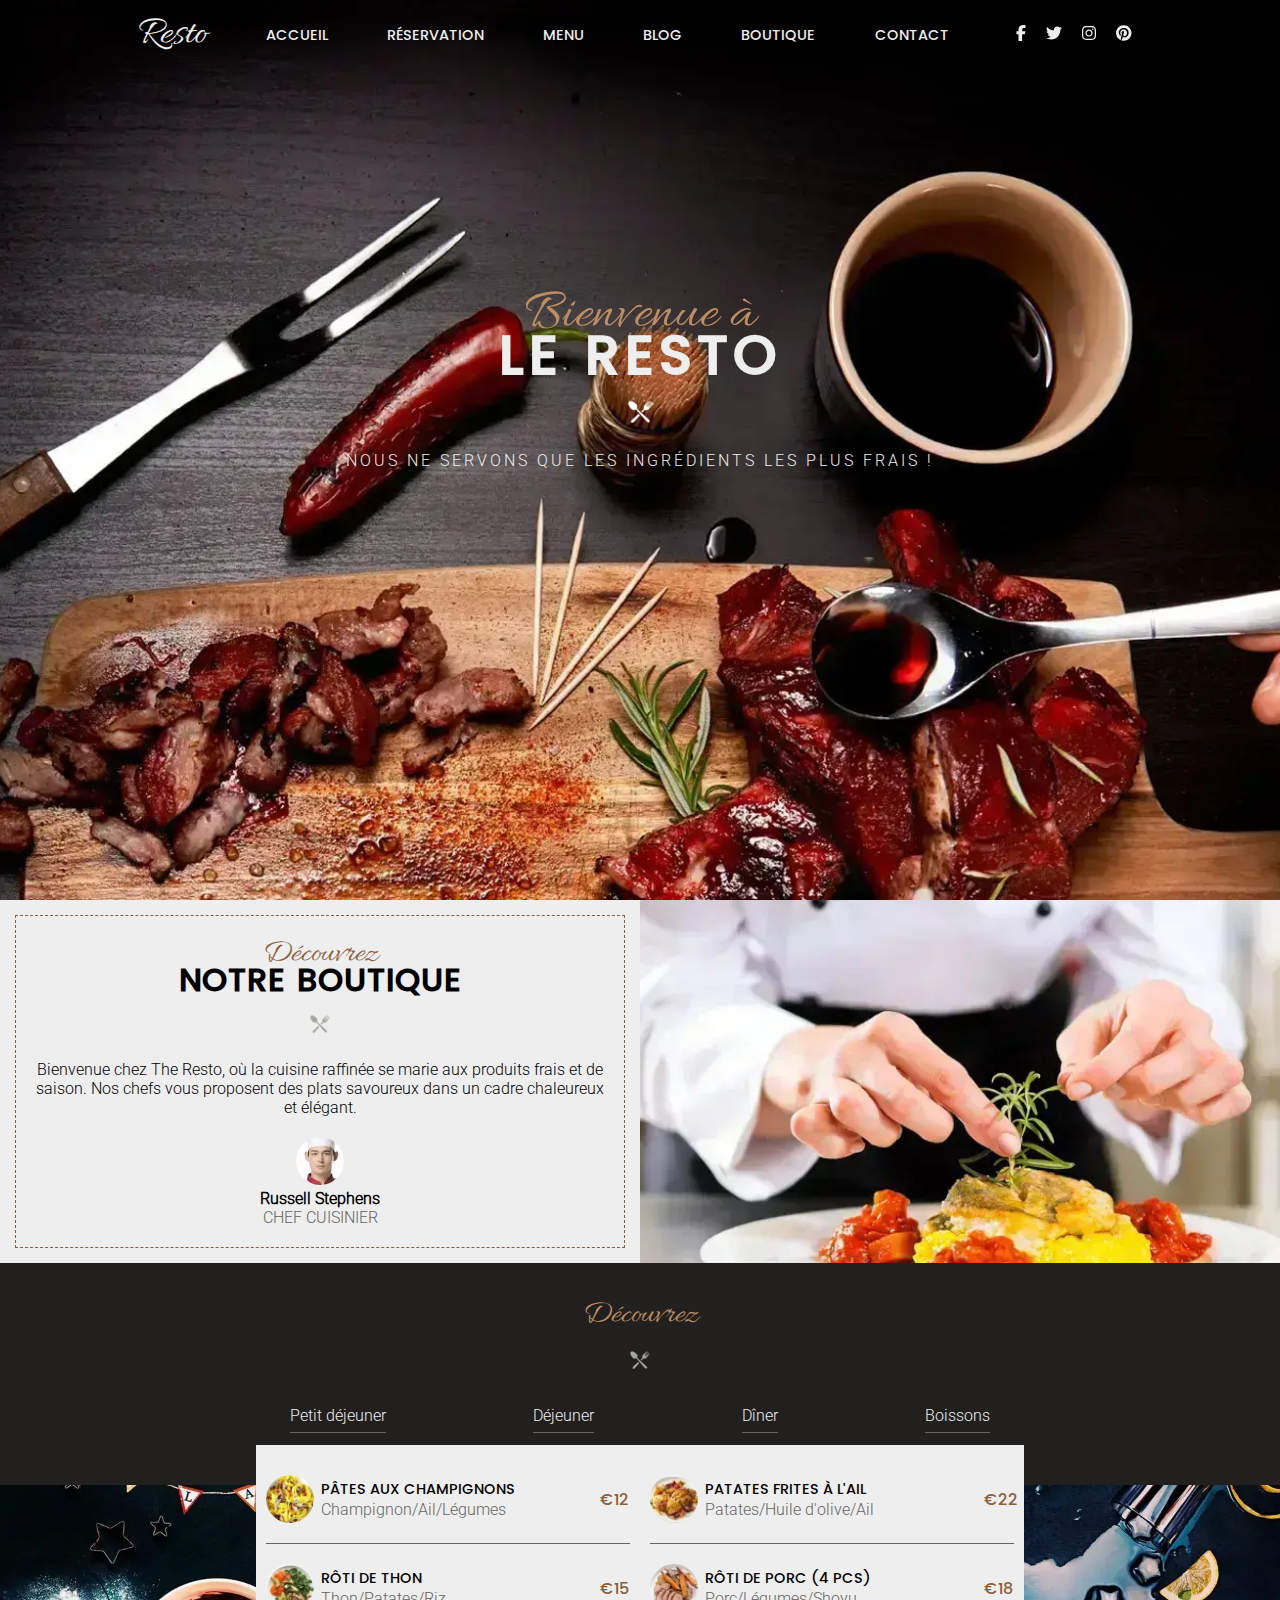
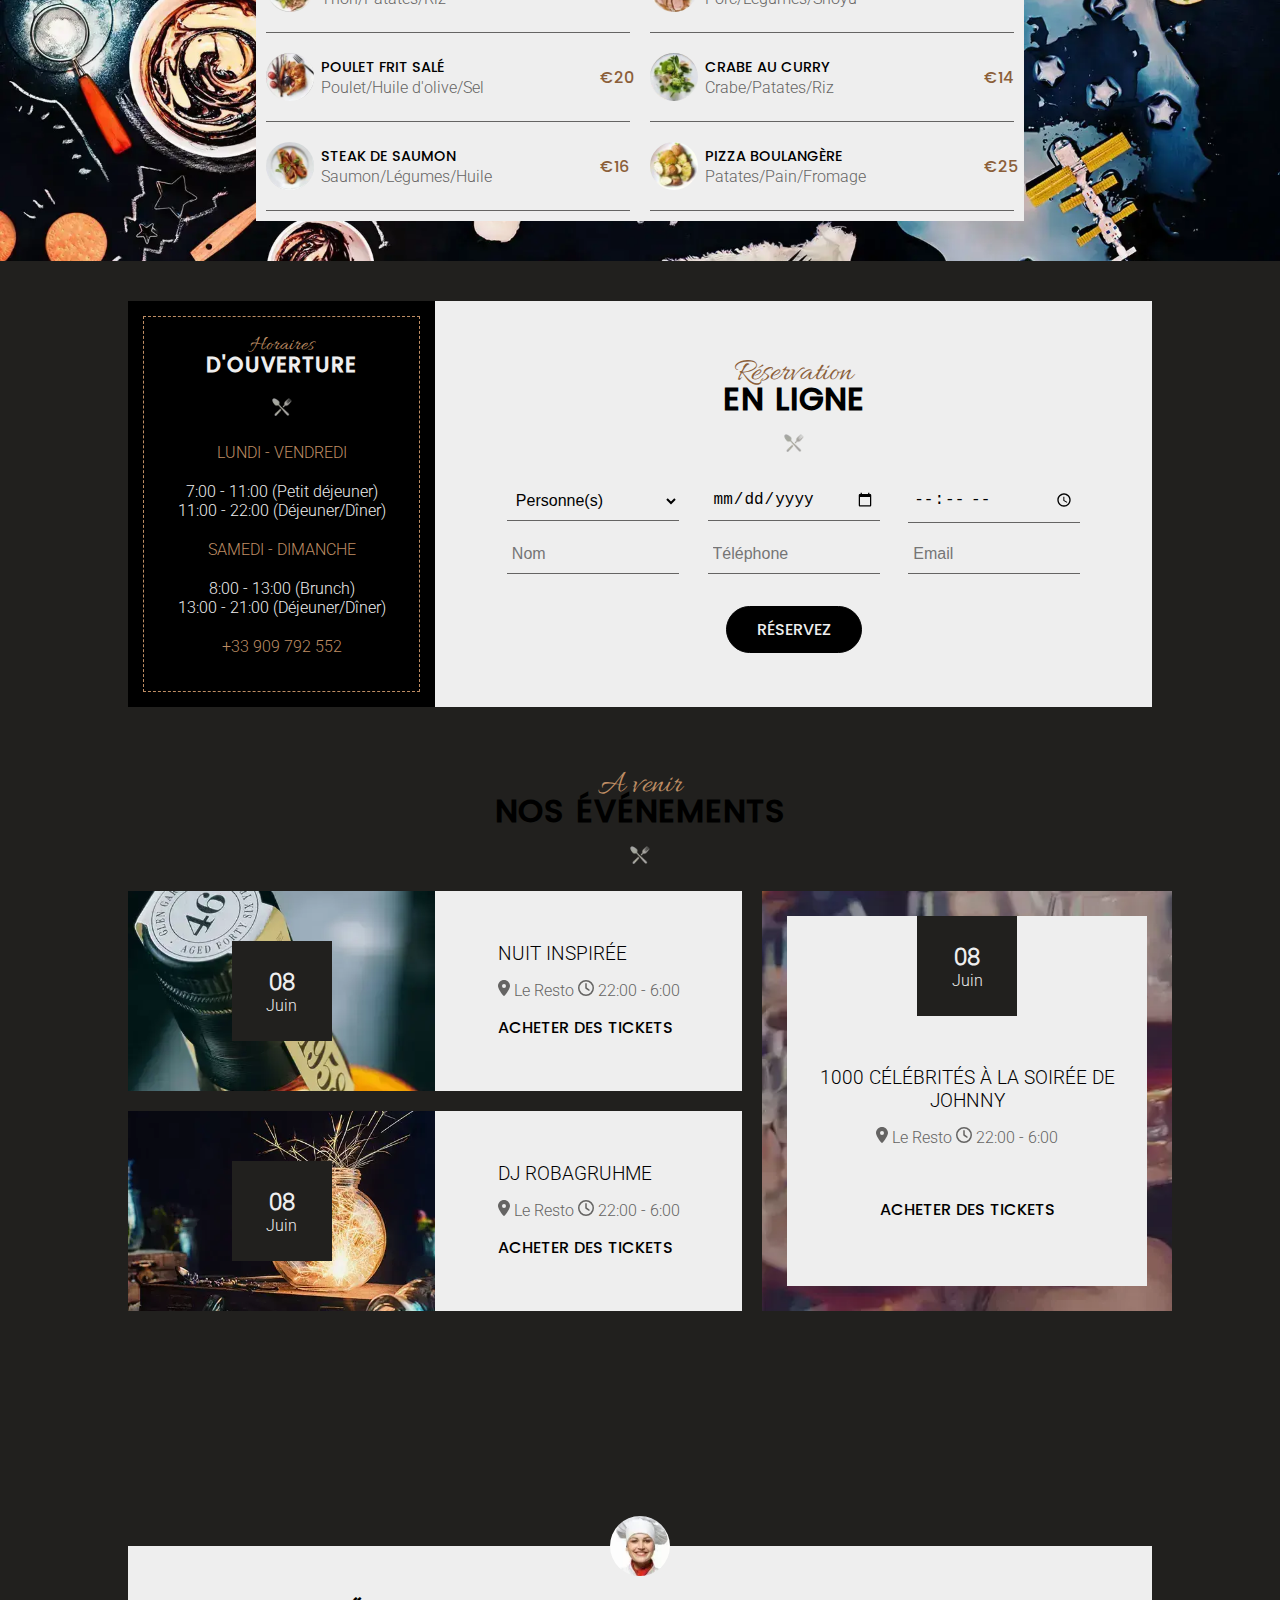
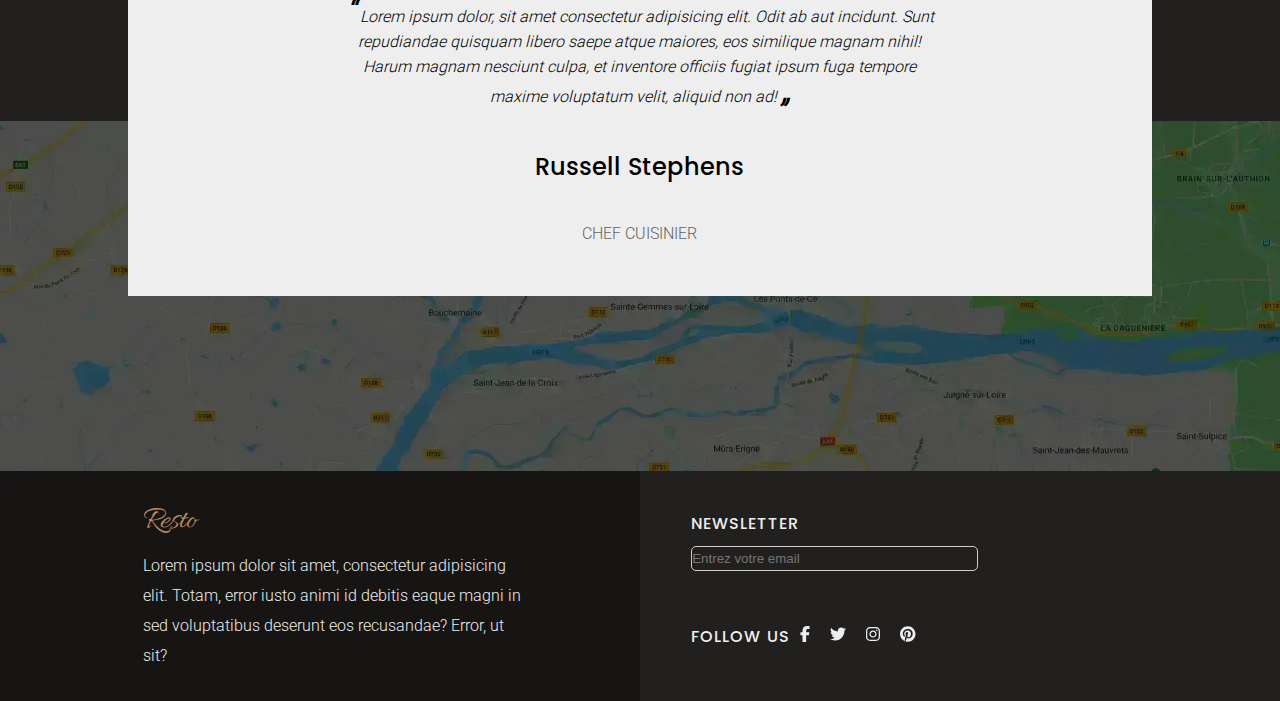
<file: projects/Le-Resto/index.html>
<!DOCTYPE html>
<html lang="fr">
  <!-- ----------------------------------------------------------------------- -->
  <!--                                  HEAD                                   -->
  <!-- ----------------------------------------------------------------------- -->
  <head>
    <meta charset="UTF-8" />
    <meta name="viewport" content="width=device-width, initial-scale=1.0" />

    <!-- ------------- Titre, Meta Description, Favicon et Auteur -------------- -->

    <!-- Titre de l'onglet (entre 50 et 60 caractères) -->
    <title>Le Resto - Restaurant gastronomique & événements exclusifs</title>

    <!-- Meta Description -->
    <meta
      name="description"
      content="Découvrez Le Resto, un restaurant gastronomique qui sublime les produits frais. Réservez votre table en ligne et vivez des soirées d'exception dans une ambiance raffinée."
    />

    <!-- Les favicons -->
    <!-- Favicon au format ICO -->
    <link
      rel="icon"
      type="image/x-icon"
      href="./assets/img/icons/favicon.ico"
    />
    <!-- Favicon au format SVG -->
    <link
      rel="icon"
      type="image/svg+xml"
      href="./assets/img/icons/favicon.svg"
    />
    <!-- Favicon au format PNG -->
    <link
      rel="icon"
      type="image/png"
      sizes="32x32"
      href="./assets/img/icons/favicon-32x32.png"
    />
    <link
      rel="icon"
      type="image/png"
      sizes="16x16"
      href="./assets/img/icons/favicon-16x16.png"
    />
    <!-- Icone pour Apple Touch -->
    <link
      rel="apple-touch-icon"
      sizes="180x180"
      href="./assets/img/icons/apple-touch-icon.png"
    />

    <!-- Auteur -->
    <meta name="author" content="J3nD€v" />

    <!-- ------------------------- OpenGraph Meta Tags ------------------------- -->

    <!-- Facebook Meta Tags -->
    <meta
      property="og:url"
      content="https://jhauck67.github.io/Projet-Le-Resto/"
    />
    <meta property="og:type" content="website" />
    <meta
      property="og:title"
      content="Le Resto - L'expérience culinaire raffinée à base de produits frais"
    />
    <meta
      property="og:description"
      content="Plongez dans l’univers de Le Resto : une cuisine gastronomique, des produits frais, une ambiance élégante et des événements exclusifs. Réservez votre table dès maintenant."
    />
    <meta
      property="og:image"
      content="https://opengraph.b-cdn.net/production/images/d805348e-76b1-41f0-ab95-c618b25768b6.png?token=OY56tQZBFIEVUcSW4_G8tyb6JLTW-D16NiX-RFe04N8&height=630&width=1200&expires=33282630246"
    />

    <!-- Twitter Meta Tags -->
    <meta name="twitter:card" content="summary_large_image" />
    <meta property="twitter:domain" content="jhauck67.github.io" />
    <meta
      property="twitter:url"
      content="https://jhauck67.github.io/Projet-Le-Resto/"
    />
    <meta
      name="twitter:title"
      content="Le Resto - L'expérience culinaire raffinée à base de produits frais"
    />
    <meta
      name="twitter:description"
      content="Plongez dans l’univers de Le Resto : une cuisine gastronomique, des produits frais, une ambiance élégante et des événements exclusifs. Réservez votre table dès maintenant."
    />
    <meta
      name="twitter:image"
      content="https://opengraph.b-cdn.net/production/images/d805348e-76b1-41f0-ab95-c618b25768b6.png?token=OY56tQZBFIEVUcSW4_G8tyb6JLTW-D16NiX-RFe04N8&height=630&width=1200&expires=33282630246"
    />

    <!-- ------------------------ Feuille de style CSS ------------------------- -->
    <link rel="preload" href="./assets/styles/index.css" as="style" />
    <!-- permet de précharger la feuille de style css -->
    <link rel="stylesheet" href="./assets/styles/index.css" />
    <!-- feuille de style CSS -->

    <!-- ------------------------- Preload des images -------------------------- -->
    <!-- permet de précharger les images importantes -->
    <link
      rel="preload"
      as="image"
      href="./assets/img/header-background-large.webp"
      media="screen and (min-width: 1024px)"
    />
    <link
      rel="preload"
      as="image"
      href="./assets/img/header-background-medium.webp"
      media="screen and (min-width: 768px) and (max-width: 1023px)"
    />
    <link
      rel="preload"
      as="image"
      href="./assets/img/header-background-small.webp"
      media="screen and (max-width: 767px)"
    />
  </head>
  <!-- ----------------------------------------------------------------------- -->
  <!--                              DEBUT DU SITE                              -->
  <!-- ----------------------------------------------------------------------- -->
  <body>
    <!-- ------------------------------- HEADER -------------------------------- -->
    <header>
      <div class="header-container">
        <!-- ----- NAVIGATION ----- -->
        <nav>
          <div id="logo">Resto</div>
          <ul class="navbar">
            <li><a href="#">Accueil</a></li>
            <li><a href="#reservation">Réservation</a></li>
            <li><a href="#menu">Menu</a></li>
            <li><a href="#blog">Blog</a></li>
            <li><a href="#shop">Boutique</a></li>
            <li><a href="#contact">Contact</a></li>
          </ul>
          <ul class="networks">
            <li>
              <a
                href="https://www.facebook.com/"
                aria-label="Suivez-nous sur Facebook"
                target="_blank"
              >
                <svg
                  xmlns="http://www.w3.org/2000/svg"
                  height="16"
                  width="10"
                  viewBox="0 0 320 512"
                >
                  <path
                    fill="inherit"
                    d="M80 299.3V512H196V299.3h86.5l18-97.8H196V166.9c0-51.7 20.3-71.5 72.7-71.5c16.3 0 29.4 .4 37 1.2V7.9C291.4 4 256.4 0 236.2 0C129.3 0 80 50.5 80 159.4v42.1H14v97.8H80z"
                  />
                </svg>
              </a>
            </li>
            <li>
              <a
                href="https://x.com/?lang=fr"
                aria-label="Suivez-nous sur Twitter"
                target="_blank"
              >
                <svg
                  xmlns="http://www.w3.org/2000/svg"
                  height="16"
                  width="16"
                  viewBox="0 0 512 512"
                >
                  <path
                    fill="inherit"
                    d="M459.4 151.7c.3 4.5 .3 9.1 .3 13.6 0 138.7-105.6 298.6-298.6 298.6-59.5 0-114.7-17.2-161.1-47.1 8.4 1 16.6 1.3 25.3 1.3 49.1 0 94.2-16.6 130.3-44.8-46.1-1-84.8-31.2-98.1-72.8 6.5 1 13 1.6 19.8 1.6 9.4 0 18.8-1.3 27.6-3.6-48.1-9.7-84.1-52-84.1-103v-1.3c14 7.8 30.2 12.7 47.4 13.3-28.3-18.8-46.8-51-46.8-87.4 0-19.5 5.2-37.4 14.3-53 51.7 63.7 129.3 105.3 216.4 109.8-1.6-7.8-2.6-15.9-2.6-24 0-57.8 46.8-104.9 104.9-104.9 30.2 0 57.5 12.7 76.7 33.1 23.7-4.5 46.5-13.3 66.6-25.3-7.8 24.4-24.4 44.8-46.1 57.8 21.1-2.3 41.6-8.1 60.4-16.2-14.3 20.8-32.2 39.3-52.6 54.3z"
                  />
                </svg>
              </a>
            </li>
            <li>
              <a
                href="https://www.instagram.com/"
                aria-label="Suivez-nous sur Instagram"
                target="_blank"
              >
                <svg
                  xmlns="http://www.w3.org/2000/svg"
                  height="16"
                  width="14"
                  viewBox="0 0 448 512"
                >
                  <path
                    fill="inherit"
                    d="M224.1 141c-63.6 0-114.9 51.3-114.9 114.9s51.3 114.9 114.9 114.9S339 319.5 339 255.9 287.7 141 224.1 141zm0 189.6c-41.1 0-74.7-33.5-74.7-74.7s33.5-74.7 74.7-74.7 74.7 33.5 74.7 74.7-33.6 74.7-74.7 74.7zm146.4-194.3c0 14.9-12 26.8-26.8 26.8-14.9 0-26.8-12-26.8-26.8s12-26.8 26.8-26.8 26.8 12 26.8 26.8zm76.1 27.2c-1.7-35.9-9.9-67.7-36.2-93.9-26.2-26.2-58-34.4-93.9-36.2-37-2.1-147.9-2.1-184.9 0-35.8 1.7-67.6 9.9-93.9 36.1s-34.4 58-36.2 93.9c-2.1 37-2.1 147.9 0 184.9 1.7 35.9 9.9 67.7 36.2 93.9s58 34.4 93.9 36.2c37 2.1 147.9 2.1 184.9 0 35.9-1.7 67.7-9.9 93.9-36.2 26.2-26.2 34.4-58 36.2-93.9 2.1-37 2.1-147.8 0-184.8zM398.8 388c-7.8 19.6-22.9 34.7-42.6 42.6-29.5 11.7-99.5 9-132.1 9s-102.7 2.6-132.1-9c-19.6-7.8-34.7-22.9-42.6-42.6-11.7-29.5-9-99.5-9-132.1s-2.6-102.7 9-132.1c7.8-19.6 22.9-34.7 42.6-42.6 29.5-11.7 99.5-9 132.1-9s102.7-2.6 132.1 9c19.6 7.8 34.7 22.9 42.6 42.6 11.7 29.5 9 99.5 9 132.1s2.7 102.7-9 132.1z"
                  />
                </svg>
              </a>
            </li>
            <li>
              <a
                href="https://www.pinterest.com/"
                aria-label="Suivez-nous sur Pinterest"
                target="_blank"
              >
                <svg
                  xmlns="http://www.w3.org/2000/svg"
                  height="16"
                  width="15.5"
                  viewBox="0 0 496 512"
                >
                  <path
                    fill="inherit"
                    d="M496 256c0 137-111 248-248 248-25.6 0-50.2-3.9-73.4-11.1 10.1-16.5 25.2-43.5 30.8-65 3-11.6 15.4-59 15.4-59 8.1 15.4 31.7 28.5 56.8 28.5 74.8 0 128.7-68.8 128.7-154.3 0-81.9-66.9-143.2-152.9-143.2-107 0-163.9 71.8-163.9 150.1 0 36.4 19.4 81.7 50.3 96.1 4.7 2.2 7.2 1.2 8.3-3.3 .8-3.4 5-20.3 6.9-28.1 .6-2.5 .3-4.7-1.7-7.1-10.1-12.5-18.3-35.3-18.3-56.6 0-54.7 41.4-107.6 112-107.6 60.9 0 103.6 41.5 103.6 100.9 0 67.1-33.9 113.6-78 113.6-24.3 0-42.6-20.1-36.7-44.8 7-29.5 20.5-61.3 20.5-82.6 0-19-10.2-34.9-31.4-34.9-24.9 0-44.9 25.7-44.9 60.2 0 22 7.4 36.8 7.4 36.8s-24.5 103.8-29 123.2c-5 21.4-3 51.6-.9 71.2C65.4 450.9 0 361.1 0 256 0 119 111 8 248 8s248 111 248 248z"
                  />
                </svg>
              </a>
            </li>
          </ul>
        </nav>
        <!-- ----- TITLE ----- -->
        <div class="title-container">
          <h1><span class="cursive black">Bienvenue à</span><br />Le Resto</h1>
          <img
            src="./assets/img/header-icon.webp"
            alt="icone représentant des couverts"
            class="icon"
            width="32"
            height="32"
          />
          <p class="subtitle">
            Nous ne servons que les ingrédients les plus frais !
          </p>
        </div>
      </div>
    </header>
    <!-- -------------------------------- MAIN --------------------------------- -->
    <main>
      <!-- ----- SECTION : SHOP ----- -->
      <section id="shop">
        <div class="left-part">
          <div class="text-container">
            <h2>
              <span class="cursive white">Découvrez</span><br />notre boutique
            </h2>
            <img
              src="./assets/img/sections-icon.webp"
              alt="icone représentant des couverts"
              class="icon"
              width="24"
              height="24"
            />
            <p>
              Bienvenue chez The Resto, où la cuisine raffinée se marie aux
              produits frais et de saison. Nos chefs vous proposent des plats
              savoureux dans un cadre chaleureux et élégant.
            </p>
            <img
              src="./assets/img/section1-avatar.webp"
              alt="Photo de Russell Stephens, notre chef"
              class="avatar"
              width="48"
              height="48"
            />
            <p class="avatar-name">
              Russell Stephens <br /><span class="titre">Chef cuisinier</span>
            </p>
          </div>
        </div>
        <div class="img-container"></div>
      </section>
      <!-- ----- SECTION : MENU ----- -->
      <section id="menu">
        <div class="top-part">
          <h2 class="cursive black">Découvrez</h2>
          <img
            src="./assets/img/sections-icon.webp"
            alt="icone représentant des couverts"
            class="icon"
            width="24"
            height="24"
          />
          <ul>
            <li><a href="#menu">Petit déjeuner</a></li>
            <li><a href="#menu">Déjeuner</a></li>
            <li><a href="#menu">Dîner</a></li>
            <li><a href="#menu">Boissons</a></li>
          </ul>
        </div>
        <div class="bottom-part">
          <ul>
            <li>
              <img
                class="img"
                src="./assets/img/section2-plat1.webp"
                alt="Photo de Pâtes aux champignons"
                width="48"
                height="48"
              />
              <div class="description">
                <p class="plat">Pâtes aux champignons</p>
                <p class="ingredients">Champignon/Ail/Légumes</p>
              </div>
              <p class="price">€12</p>
            </li>
            <li>
              <img
                class="img"
                src="./assets/img/section2-plat2.webp"
                alt="Photo de Patates frites à l'ail"
                width="48"
                height="48"
              />
              <div class="description">
                <p class="plat">Patates frites à l'ail</p>
                <p class="ingredients">Patates/Huile d'olive/Ail</p>
              </div>
              <p class="price">€22</p>
            </li>
            <li>
              <img
                class="img"
                src="./assets/img/section2-plat3.webp"
                alt="Photo de Rôti de thon"
                width="48"
                height="48"
              />
              <div class="description">
                <p class="plat">Rôti de thon</p>
                <p class="ingredients">Thon/Patates/Riz</p>
              </div>
              <p class="price">€15</p>
            </li>
            <li>
              <img
                class="img"
                src="./assets/img/section2-plat4.webp"
                alt="Photo de Rôti de porc (4 pcs)"
                width="48"
                height="48"
              />
              <div class="description">
                <p class="plat">Rôti de porc (4 pcs)</p>
                <p class="ingredients">Porc/Légumes/Shoyu</p>
              </div>
              <p class="price">€18</p>
            </li>
            <li>
              <img
                class="img"
                src="./assets/img/section2-plat5.webp"
                alt="Photo de Poulet frit salé"
                width="48"
                height="48"
              />
              <div class="description">
                <p class="plat">Poulet frit salé</p>
                <p class="ingredients">Poulet/Huile d'olive/Sel</p>
              </div>
              <p class="price">€20</p>
            </li>
            <li>
              <img
                class="img"
                src="./assets/img/section2-plat6.webp"
                alt="Photo de Crabe au curry"
                width="48"
                height="48"
              />
              <div class="description">
                <p class="plat">Crabe au curry</p>
                <p class="ingredients">Crabe/Patates/Riz</p>
              </div>
              <p class="price">€14</p>
            </li>
            <li>
              <img
                class="img"
                src="./assets/img/section2-plat7.webp"
                alt="Photo de Steak de saumon"
                width="48"
                height="48"
              />
              <div class="description">
                <p class="plat">Steak de saumon</p>
                <p class="ingredients">Saumon/Légumes/Huile</p>
              </div>
              <p class="price">€16</p>
            </li>
            <li>
              <img
                class="img"
                src="./assets/img/section2-plat8.webp"
                alt="Photo de Pizza boulangère"
                width="48"
                height="48"
              />
              <div class="description">
                <p class="plat">Pizza boulangère</p>
                <p class="ingredients">Patates/Pain/Fromage</p>
              </div>
              <p class="price">€25</p>
            </li>
          </ul>
        </div>
      </section>
      <!-- ----- SECTION : RESERVATION ----- -->
      <section id="reservation">
        <div class="reservation-container">
          <div class="left-part">
            <div class="container">
              <h3>
                <span class="cursive black">Horaires</span><br />d'ouverture
              </h3>
              <img
                src="./assets/img/sections-icon.webp"
                alt="icone représentanteds couverts"
                class="icon"
                width="24"
                height="24"
              />
              <p class="gold">lundi - vendredi</p>
              <p>7:00 - 11:00 (Petit déjeuner)</p>
              <p>11:00 - 22:00 (Déjeuner/Dîner)</p>
              <p class="gold">samedi - dimanche</p>
              <p>8:00 - 13:00 (Brunch)</p>
              <p>13:00 - 21:00 (Déjeuner/Dîner)</p>
              <p class="gold">+33 909 792 552</p>
            </div>
          </div>
          <div class="right-part">
            <div class="form-container">
              <h2>
                <span class="cursive white">Réservation</span><br />en ligne
              </h2>
              <img
                src="./assets/img/sections-icon.webp"
                alt="icone représentant des couverts"
                class="icon"
                width="24"
                height="24"
              />
              <form>
                <select
                  name="number"
                  id="number"
                  aria-label="Pour combien de personnes?"
                >
                  <option value="">Personne(s)</option>
                  <option value="un">1</option>
                  <option value="deux">2</option>
                  <option value="trois">3</option>
                  <option value="quatre">4</option>
                  <option value="cinq">5</option>
                  <option value="six">6</option>
                </select>
                <input
                  type="date"
                  name="date"
                  id="date"
                  aria-label="A quelle date?"
                />
                <input
                  type="time"
                  name="time"
                  id="time"
                  aria-label="A quelle heure?"
                />
                <input
                  type="text"
                  name="name"
                  id="name"
                  placeholder="Nom"
                  aria-label="Entrez votre nom"
                  autocomplete="name"
                />
                <input
                  type="tel"
                  name="tel"
                  id="tel"
                  placeholder="Téléphone"
                  aria-label="Entrez votre numéro de téléphone"
                  autocomplete="tel"
                />
                <input
                  type="email"
                  name="email"
                  id="email"
                  placeholder="Email"
                  aria-label="Entrez votre email"
                  autocomplete="email"
                />
              </form>
              <input type="submit" id="submit" value="Réservez" />
            </div>
          </div>
        </div>
      </section>
      <!-- ----- SECTION : BLOG ----- -->
      <section id="blog">
        <div class="blog-container">
          <h2>
            <span class="cursive black">A venir</span><br />Nos événements
          </h2>
          <img
            src="./assets/img/sections-icon.webp"
            alt="icone représentant des couverts"
            class="icon"
            width="24"
            height="24"
          />
          <div class="container">
            <div class="event1 horizon">
              <div class="img-container">
                <div class="date-container">
                  <p><span class="jour">08</span><br />Juin</p>
                </div>
              </div>
              <div class="article-container">
                <div class="cont">
                  <p class="titre">Nuit inspirée</p>
                  <p class="description">
                    <svg
                      xmlns="http://www.w3.org/2000/svg"
                      height="16"
                      width="12"
                      viewBox="0 0 384 512"
                    >
                      <path
                        fill="inherit"
                        d="M215.7 499.2C267 435 384 279.4 384 192C384 86 298 0 192 0S0 86 0 192c0 87.4 117 243 168.3 307.2c12.3 15.3 35.1 15.3 47.4 0zM192 128a64 64 0 1 1 0 128 64 64 0 1 1 0-128z"
                      />
                    </svg>
                    Le Resto
                    <svg
                      xmlns="http://www.w3.org/2000/svg"
                      height="16"
                      width="16"
                      viewBox="0 0 512 512"
                    >
                      <path
                        fill="inherit"
                        d="M464 256A208 208 0 1 1 48 256a208 208 0 1 1 416 0zM0 256a256 256 0 1 0 512 0A256 256 0 1 0 0 256zM232 120l0 136c0 8 4 15.5 10.7 20l96 64c11 7.4 25.9 4.4 33.3-6.7s4.4-25.9-6.7-33.3L280 243.2 280 120c0-13.3-10.7-24-24-24s-24 10.7-24 24z"
                      />
                    </svg>
                    22:00 - 6:00
                  </p>
                  <a href="#">Acheter des tickets</a>
                </div>
              </div>
            </div>
            <div class="event2 horizon">
              <div class="img-container">
                <div class="date-container">
                  <p><span class="jour">08</span><br />Juin</p>
                </div>
              </div>
              <div class="article-container">
                <div class="cont">
                  <p class="titre">DJ RobagRuhme</p>
                  <p class="description">
                    <svg
                      xmlns="http://www.w3.org/2000/svg"
                      height="16"
                      width="12"
                      viewBox="0 0 384 512"
                    >
                      <path
                        fill="inherit"
                        d="M215.7 499.2C267 435 384 279.4 384 192C384 86 298 0 192 0S0 86 0 192c0 87.4 117 243 168.3 307.2c12.3 15.3 35.1 15.3 47.4 0zM192 128a64 64 0 1 1 0 128 64 64 0 1 1 0-128z"
                      />
                    </svg>
                    Le Resto
                    <svg
                      xmlns="http://www.w3.org/2000/svg"
                      height="16"
                      width="16"
                      viewBox="0 0 512 512"
                    >
                      <path
                        fill="inherit"
                        d="M464 256A208 208 0 1 1 48 256a208 208 0 1 1 416 0zM0 256a256 256 0 1 0 512 0A256 256 0 1 0 0 256zM232 120l0 136c0 8 4 15.5 10.7 20l96 64c11 7.4 25.9 4.4 33.3-6.7s4.4-25.9-6.7-33.3L280 243.2 280 120c0-13.3-10.7-24-24-24s-24 10.7-24 24z"
                      />
                    </svg>
                    22:00 - 6:00
                  </p>
                  <a href="#">Acheter des tickets</a>
                </div>
              </div>
            </div>
            <div class="event3 square">
              <div class="article-container">
                <div class="date-container">
                  <p><span class="jour">08</span><br />Juin</p>
                </div>
                <p class="titre">1000 célébrités à la soirée de Johnny</p>
                <p class="description">
                  <svg
                    xmlns="http://www.w3.org/2000/svg"
                    height="16"
                    width="12"
                    viewBox="0 0 384 512"
                  >
                    <path
                      fill="inherit"
                      d="M215.7 499.2C267 435 384 279.4 384 192C384 86 298 0 192 0S0 86 0 192c0 87.4 117 243 168.3 307.2c12.3 15.3 35.1 15.3 47.4 0zM192 128a64 64 0 1 1 0 128 64 64 0 1 1 0-128z"
                    />
                  </svg>
                  Le Resto
                  <svg
                    xmlns="http://www.w3.org/2000/svg"
                    height="16"
                    width="16"
                    viewBox="0 0 512 512"
                  >
                    <path
                      fill="inherit"
                      d="M464 256A208 208 0 1 1 48 256a208 208 0 1 1 416 0zM0 256a256 256 0 1 0 512 0A256 256 0 1 0 0 256zM232 120l0 136c0 8 4 15.5 10.7 20l96 64c11 7.4 25.9 4.4 33.3-6.7s4.4-25.9-6.7-33.3L280 243.2 280 120c0-13.3-10.7-24-24-24s-24 10.7-24 24z"
                    />
                  </svg>
                  22:00 - 6:00
                </p>
                <a href="#">Acheter des tickets</a>
              </div>
            </div>
          </div>
        </div>
      </section>
    </main>
    <!-- ------------------------------- FOOTER -------------------------------- -->
    <footer id="contact">
      <div class="footer-top">
        <div class="part1"></div>
        <div class="part2">
          <div class="cont">
            <div class="container">
              <div class="avatar"></div>
              <div class="text-container">
                <p class="citation">
                  <span>&#8220;</span> Lorem ipsum dolor, sit amet consectetur
                  adipisicing elit. Odit ab aut incidunt. Sunt repudiandae
                  quisquam libero saepe atque maiores, eos similique magnam
                  nihil! Harum magnam nesciunt culpa, et inventore officiis
                  fugiat ipsum fuga tempore maxime voluptatum velit, aliquid non
                  ad!
                  <span>&#8222;</span>
                </p>
                <p class="name">Russell Stephens</p>
                <p class="titre">Chef cuisinier</p>
              </div>
            </div>
          </div>
        </div>
      </div>
      <div class="footer-bottom">
        <div>
          <div class="left-part">
            <div class="container">
              <p class="resto">Resto</p>
              <p class="descr">
                Lorem ipsum dolor sit amet, consectetur adipisicing elit. Totam,
                error iusto animi id debitis eaque magni in sed voluptatibus
                deserunt eos recusandae? Error, ut sit?
              </p>
            </div>
          </div>
          <div class="right-part">
            <div class="container">
              <div class="newsletter">
                <label class="title" for="mail">Newsletter</label>
                <input
                  type="email"
                  name="email"
                  id="mail"
                  placeholder="Entrez votre email"
                  autocomplete="email"
                />
              </div>
              <div class="follow">
                <p class="title">Follow us</p>
                <ul class="networks">
                  <li>
                    <a
                      href="https://www.facebook.com/"
                      aria-label="Suivez-nous sur Facebook"
                      target="_blank"
                    >
                      <svg
                        xmlns="http://www.w3.org/2000/svg"
                        height="16"
                        width="10"
                        viewBox="0 0 320 512"
                      >
                        <path
                          fill="inherit"
                          d="M80 299.3V512H196V299.3h86.5l18-97.8H196V166.9c0-51.7 20.3-71.5 72.7-71.5c16.3 0 29.4 .4 37 1.2V7.9C291.4 4 256.4 0 236.2 0C129.3 0 80 50.5 80 159.4v42.1H14v97.8H80z"
                        />
                      </svg>
                    </a>
                  </li>
                  <li>
                    <a
                      href="https://x.com/?lang=fr"
                      aria-label="Suivez-nous sur Twitter"
                      target="_blank"
                    >
                      <svg
                        xmlns="http://www.w3.org/2000/svg"
                        height="16"
                        width="16"
                        viewBox="0 0 512 512"
                      >
                        <path
                          fill="inherit"
                          d="M459.4 151.7c.3 4.5 .3 9.1 .3 13.6 0 138.7-105.6 298.6-298.6 298.6-59.5 0-114.7-17.2-161.1-47.1 8.4 1 16.6 1.3 25.3 1.3 49.1 0 94.2-16.6 130.3-44.8-46.1-1-84.8-31.2-98.1-72.8 6.5 1 13 1.6 19.8 1.6 9.4 0 18.8-1.3 27.6-3.6-48.1-9.7-84.1-52-84.1-103v-1.3c14 7.8 30.2 12.7 47.4 13.3-28.3-18.8-46.8-51-46.8-87.4 0-19.5 5.2-37.4 14.3-53 51.7 63.7 129.3 105.3 216.4 109.8-1.6-7.8-2.6-15.9-2.6-24 0-57.8 46.8-104.9 104.9-104.9 30.2 0 57.5 12.7 76.7 33.1 23.7-4.5 46.5-13.3 66.6-25.3-7.8 24.4-24.4 44.8-46.1 57.8 21.1-2.3 41.6-8.1 60.4-16.2-14.3 20.8-32.2 39.3-52.6 54.3z"
                        />
                      </svg>
                    </a>
                  </li>
                  <li>
                    <a
                      href="https://www.instagram.com/"
                      aria-label="Suivez-nous sur Instagram"
                      target="_blank"
                    >
                      <svg
                        xmlns="http://www.w3.org/2000/svg"
                        height="16"
                        width="14"
                        viewBox="0 0 448 512"
                      >
                        <path
                          fill="inherit"
                          d="M224.1 141c-63.6 0-114.9 51.3-114.9 114.9s51.3 114.9 114.9 114.9S339 319.5 339 255.9 287.7 141 224.1 141zm0 189.6c-41.1 0-74.7-33.5-74.7-74.7s33.5-74.7 74.7-74.7 74.7 33.5 74.7 74.7-33.6 74.7-74.7 74.7zm146.4-194.3c0 14.9-12 26.8-26.8 26.8-14.9 0-26.8-12-26.8-26.8s12-26.8 26.8-26.8 26.8 12 26.8 26.8zm76.1 27.2c-1.7-35.9-9.9-67.7-36.2-93.9-26.2-26.2-58-34.4-93.9-36.2-37-2.1-147.9-2.1-184.9 0-35.8 1.7-67.6 9.9-93.9 36.1s-34.4 58-36.2 93.9c-2.1 37-2.1 147.9 0 184.9 1.7 35.9 9.9 67.7 36.2 93.9s58 34.4 93.9 36.2c37 2.1 147.9 2.1 184.9 0 35.9-1.7 67.7-9.9 93.9-36.2 26.2-26.2 34.4-58 36.2-93.9 2.1-37 2.1-147.8 0-184.8zM398.8 388c-7.8 19.6-22.9 34.7-42.6 42.6-29.5 11.7-99.5 9-132.1 9s-102.7 2.6-132.1-9c-19.6-7.8-34.7-22.9-42.6-42.6-11.7-29.5-9-99.5-9-132.1s-2.6-102.7 9-132.1c7.8-19.6 22.9-34.7 42.6-42.6 29.5-11.7 99.5-9 132.1-9s102.7-2.6 132.1 9c19.6 7.8 34.7 22.9 42.6 42.6 11.7 29.5 9 99.5 9 132.1s2.7 102.7-9 132.1z"
                        />
                      </svg>
                    </a>
                  </li>
                  <li>
                    <a
                      href="https://www.pinterest.com/"
                      target="_blank"
                      aria-label="Suivez-nous sur Pinterest"
                    >
                      <svg
                        xmlns="http://www.w3.org/2000/svg"
                        height="16"
                        width="15.5"
                        viewBox="0 0 496 512"
                      >
                        <path
                          fill="inherit"
                          d="M496 256c0 137-111 248-248 248-25.6 0-50.2-3.9-73.4-11.1 10.1-16.5 25.2-43.5 30.8-65 3-11.6 15.4-59 15.4-59 8.1 15.4 31.7 28.5 56.8 28.5 74.8 0 128.7-68.8 128.7-154.3 0-81.9-66.9-143.2-152.9-143.2-107 0-163.9 71.8-163.9 150.1 0 36.4 19.4 81.7 50.3 96.1 4.7 2.2 7.2 1.2 8.3-3.3 .8-3.4 5-20.3 6.9-28.1 .6-2.5 .3-4.7-1.7-7.1-10.1-12.5-18.3-35.3-18.3-56.6 0-54.7 41.4-107.6 112-107.6 60.9 0 103.6 41.5 103.6 100.9 0 67.1-33.9 113.6-78 113.6-24.3 0-42.6-20.1-36.7-44.8 7-29.5 20.5-61.3 20.5-82.6 0-19-10.2-34.9-31.4-34.9-24.9 0-44.9 25.7-44.9 60.2 0 22 7.4 36.8 7.4 36.8s-24.5 103.8-29 123.2c-5 21.4-3 51.6-.9 71.2C65.4 450.9 0 361.1 0 256 0 119 111 8 248 8s248 111 248 248z"
                        />
                      </svg>
                    </a>
                  </li>
                </ul>
              </div>
            </div>
          </div>
        </div>
      </div>
    </footer>
  </body>
</html>
<!-- ----------------------------------------------------------------------- -->
<!--                             FIN DE LA PAGE                              -->
<!-- ----------------------------------------------------------------------- -->
</file>
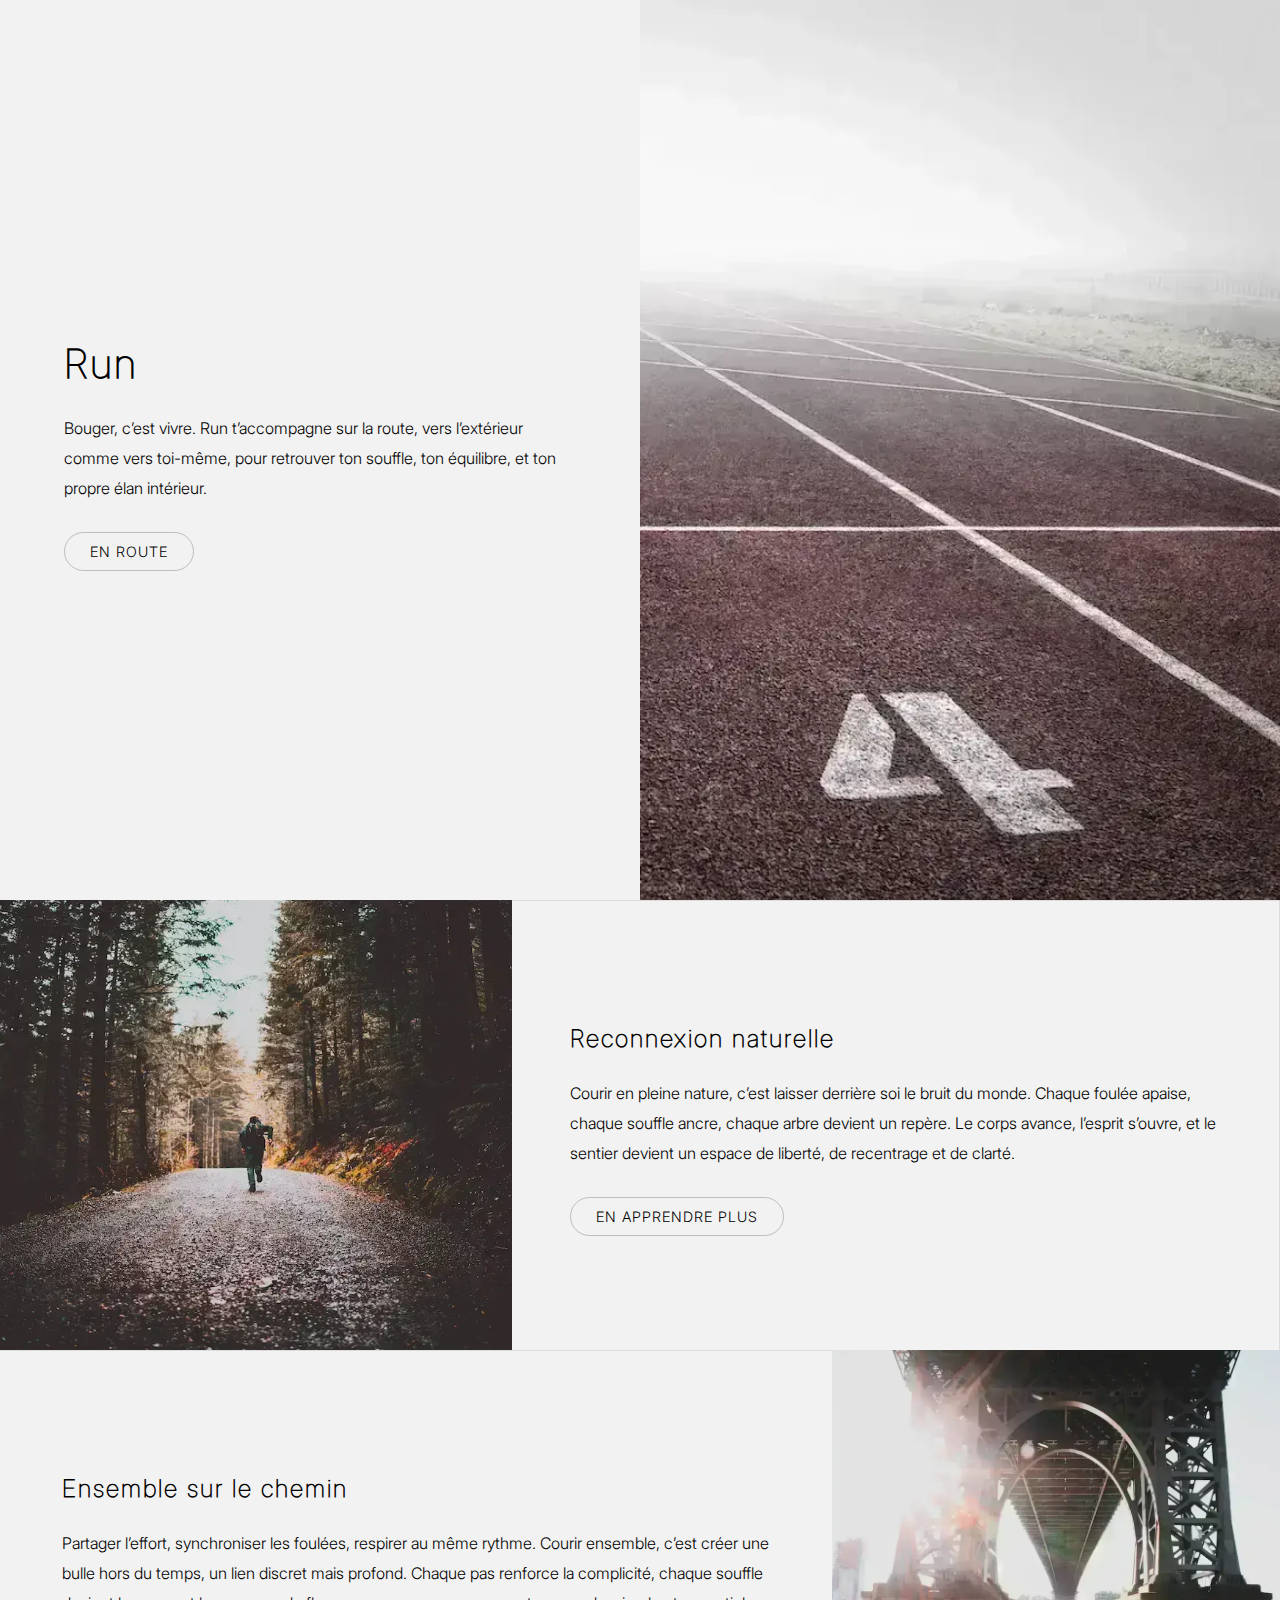
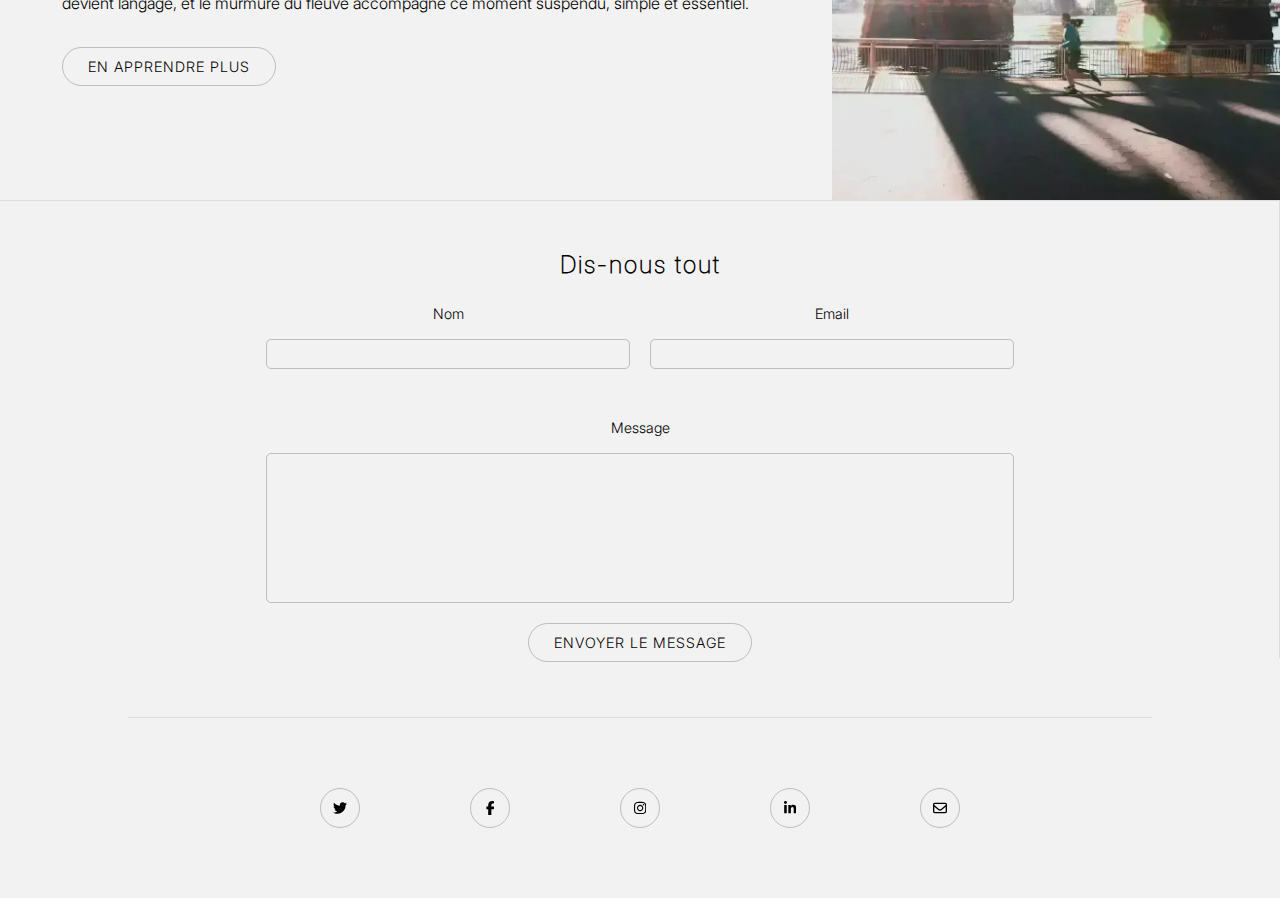
<file: projects/Run/index.html>
<!DOCTYPE html>
<html lang="fr">
  <head>
    <meta charset="UTF-8" />
    <meta name="viewport" content="width=device-width, initial-scale=1.0" />

    <!-- ------------- Titre, Meta Description, Favicon et Auteur -------------- -->

    <!--1 Titre de l'onglet (entre 50 et 60 caractères) -->
    <title>Run – Bouge, respire, explore.</title>

    <!-- 1 Meta description -->
    <meta
      name="description"
      content="Run est une invitation au mouvement, à l’exploration et à la reconnexion avec soi-même à travers chaque foulée."
    />

    <!-- 1 Les favicons -->
    <!-- favicon au format ICO -->
    <link
      rel="icon"
      type="image/x-icon"
      href="./assets/img/icons/favicon.ico"
    />
    <!-- favicon au format SVG -->
    <link
      rel="icon"
      type="image/svg+xml"
      href="./assets/img/icons/favicon.svg"
    />
    <!-- favicon au format PNG -->
    <link
      rel="icon"
      type="image/png"
      sizes="32x32"
      href="./assets/img/icons/favicon32x32.png"
    />
    <link
      rel="icon"
      type="image/png"
      sizes="16x16"
      href="./assets/img/icons/favicon16x16.png"
    />
    <!-- icone pour Apple Touch -->
    <link
      rel="apple-touch-icon"
      sizes="180x180"
      href="./assets/img/icons/apple-touch-icon.png"
    />

    <!-- 1 Auteur -->
    <meta name="author" content="Jhauck67" />

    <!-- ------------------------- OpenGraph Meta Tags -------------------------- -->
    <!--1 Facebook Meta Tags -->
    <meta property="og:url" content="https://jhauck67.github.io/Projet-Run/" />
    <meta property="og:type" content="website" />
    <meta property="og:title" content="Run - Le rythme de la liberté" />
    <meta
      property="og:description"
      content="Run est une ode au mouvement, à la nature et à l’élan intérieur. Prêt·e à avancer ?"
    />
    <meta
      property="og:image"
      content="https://opengraph.b-cdn.net/production/images/b59a70f1-a6c5-4af3-b02d-4fba239ab22a.png?token=exeYvpaPKEBBWFN9sirHjZDlaEekTCiwG1YFOZaKx2Q&height=630&width=1200&expires=33282347194"
    />

    <!--1 Twitter Meta Tags -->
    <meta name="twitter:card" content="summary_large_image" />
    <meta property="twitter:domain" content="jhauck67.github.io" />
    <meta
      property="twitter:url"
      content="https://jhauck67.github.io/Projet-Run/"
    />
    <meta name="twitter:title" content="Run - Le rythme de la liberté" />
    <meta
      name="twitter:description"
      content="Run est une ode au mouvement, à la nature et à l’élan intérieur. Prêt·e à avancer ?"
    />
    <meta
      name="twitter:image"
      content="https://opengraph.b-cdn.net/production/images/b59a70f1-a6c5-4af3-b02d-4fba239ab22a.png?token=exeYvpaPKEBBWFN9sirHjZDlaEekTCiwG1YFOZaKx2Q&height=630&width=1200&expires=33282347194"
    />
    <!-- Meta Tags Generated via https://www.opengraph.xyz -->

    <!-- ------------------------ Feuille de style CSS ------------------------- -->
    <link rel="preload" href="./assets/styles/index.css" as="style" />
    <!-- permet de précharger la feuille de style css -->
    <link rel="stylesheet" href="./assets/styles/index.css" />
    <!-- feuille de style CSS -->

    <!-- --------------------------- Preload des images --------------------------- -->
    <!-- permet de précharger les images importantes -->
    <link
      rel="preload"
      href="./assets/img/banner-1440px.webp"
      as="image"
      type="image/webp"
    />
    <link
      rel="preload"
      href="./assets/img/banner-770px.webp"
      as="image"
      type="image/webp"
    />
    <link
      rel="preload"
      href="./assets/img/banner-600px.webp"
      as="image"
      type="image/webp"
    />
  </head>
  <!-- ----------------------------------------------------------------------- -->
  <!--                             DEBUT DE LA PAGE                            -->
  <!-- ----------------------------------------------------------------------- -->
  <body>
    <header>
      <div class="header-text">
        <div>
          <h1>Run</h1>
          <p>
            Bouger, c’est vivre. Run t’accompagne sur la route, vers l’extérieur
            comme vers toi-même, pour retrouver ton souffle, ton équilibre, et
            ton propre élan intérieur.
          </p>
          <a href="#link" class="button">En route</a>
        </div>
      </div>
      <div class="header-image"></div>
    </header>
    <main id="link">
      <section class="section1 section">
        <div class="section1-left img-container"></div>
        <div class="section1-right text-container">
          <div class="container">
            <h2>Reconnexion naturelle</h2>
            <p>
              Courir en pleine nature, c’est laisser derrière soi le bruit du
              monde. Chaque foulée apaise, chaque souffle ancre, chaque arbre
              devient un repère. Le corps avance, l’esprit s’ouvre, et le
              sentier devient un espace de liberté, de recentrage et de clarté.
            </p>
            <a href="#" class="button">En apprendre plus</a>
          </div>
        </div>
      </section>
      <section class="section2 section">
        <div class="section2-left text-container">
          <div class="container">
            <h2>Ensemble sur le chemin</h2>
            <p>
              Partager l’effort, synchroniser les foulées, respirer au même
              rythme. Courir ensemble, c’est créer une bulle hors du temps, un
              lien discret mais profond. Chaque pas renforce la complicité,
              chaque souffle devient langage, et le murmure du fleuve accompagne
              ce moment suspendu, simple et essentiel.
            </p>
            <a href="#" class="button">En apprendre plus</a>
          </div>
        </div>
        <div class="section2-right img-container"></div>
      </section>
      <section class="form">
        <h2>Dis-nous tout</h2>
        <form>
          <div class="name-container">
            <label for="name">Nom</label>
            <input type="text" id="name" required autocomplete="name" />
          </div>
          <div class="email-container">
            <label for="email">Email</label>
            <input type="email" id="email" required autocomplete="email" />
          </div>
          <div class="message-container">
            <label for="message">Message</label>
            <textarea id="message" required></textarea>
          </div>
          <div class="button-container">
            <input type="submit" class="button" value="Envoyer le message" />
          </div>
        </form>
      </section>
    </main>
    <footer>
      <div class="networks-container">
        <ul>
          <li>
            <a href="#" class="button" aria-label="Suivez-nous sur Twitter">
              <svg
                xmlns="http://www.w3.org/2000/svg"
                height="14"
                width="14"
                viewBox="0 0 512 512"
              >
                <path
                  fill="inherit"
                  d="M459.4 151.7c.3 4.5 .3 9.1 .3 13.6 0 138.7-105.6 298.6-298.6 298.6-59.5 0-114.7-17.2-161.1-47.1 8.4 1 16.6 1.3 25.3 1.3 49.1 0 94.2-16.6 130.3-44.8-46.1-1-84.8-31.2-98.1-72.8 6.5 1 13 1.6 19.8 1.6 9.4 0 18.8-1.3 27.6-3.6-48.1-9.7-84.1-52-84.1-103v-1.3c14 7.8 30.2 12.7 47.4 13.3-28.3-18.8-46.8-51-46.8-87.4 0-19.5 5.2-37.4 14.3-53 51.7 63.7 129.3 105.3 216.4 109.8-1.6-7.8-2.6-15.9-2.6-24 0-57.8 46.8-104.9 104.9-104.9 30.2 0 57.5 12.7 76.7 33.1 23.7-4.5 46.5-13.3 66.6-25.3-7.8 24.4-24.4 44.8-46.1 57.8 21.1-2.3 41.6-8.1 60.4-16.2-14.3 20.8-32.2 39.3-52.6 54.3z"
                />
              </svg>
            </a>
          </li>
          <li>
            <a href="#" class="button" aria-label="Suivez-nous sur Facebook">
              <svg
                xmlns="http://www.w3.org/2000/svg"
                height="14"
                width="8.75"
                viewBox="0 0 320 512"
              >
                <path
                  fill="inherit"
                  d="M80 299.3V512H196V299.3h86.5l18-97.8H196V166.9c0-51.7 20.3-71.5 72.7-71.5c16.3 0 29.4 .4 37 1.2V7.9C291.4 4 256.4 0 236.2 0C129.3 0 80 50.5 80 159.4v42.1H14v97.8H80z"
                />
              </svg>
            </a>
          </li>
          <li>
            <a href="#" class="button" aria-label="Suivez-nous sur Instagram">
              <svg
                xmlns="http://www.w3.org/2000/svg"
                height="14"
                width="12.25"
                viewBox="0 0 448 512"
              >
                <path
                  fill="inherit"
                  d="M224.1 141c-63.6 0-114.9 51.3-114.9 114.9s51.3 114.9 114.9 114.9S339 319.5 339 255.9 287.7 141 224.1 141zm0 189.6c-41.1 0-74.7-33.5-74.7-74.7s33.5-74.7 74.7-74.7 74.7 33.5 74.7 74.7-33.6 74.7-74.7 74.7zm146.4-194.3c0 14.9-12 26.8-26.8 26.8-14.9 0-26.8-12-26.8-26.8s12-26.8 26.8-26.8 26.8 12 26.8 26.8zm76.1 27.2c-1.7-35.9-9.9-67.7-36.2-93.9-26.2-26.2-58-34.4-93.9-36.2-37-2.1-147.9-2.1-184.9 0-35.8 1.7-67.6 9.9-93.9 36.1s-34.4 58-36.2 93.9c-2.1 37-2.1 147.9 0 184.9 1.7 35.9 9.9 67.7 36.2 93.9s58 34.4 93.9 36.2c37 2.1 147.9 2.1 184.9 0 35.9-1.7 67.7-9.9 93.9-36.2 26.2-26.2 34.4-58 36.2-93.9 2.1-37 2.1-147.8 0-184.8zM398.8 388c-7.8 19.6-22.9 34.7-42.6 42.6-29.5 11.7-99.5 9-132.1 9s-102.7 2.6-132.1-9c-19.6-7.8-34.7-22.9-42.6-42.6-11.7-29.5-9-99.5-9-132.1s-2.6-102.7 9-132.1c7.8-19.6 22.9-34.7 42.6-42.6 29.5-11.7 99.5-9 132.1-9s102.7-2.6 132.1 9c19.6 7.8 34.7 22.9 42.6 42.6 11.7 29.5 9 99.5 9 132.1s2.7 102.7-9 132.1z"
                />
              </svg>
            </a>
          </li>
          <li>
            <a href="#" class="button" aria-label="Suivez-nous sur Linkedin">
              <svg
                xmlns="http://www.w3.org/2000/svg"
                height="14"
                width="12.25"
                viewBox="0 0 448 512"
              >
                <path
                  fill="inherit"
                  d="M100.3 448H7.4V148.9h92.9zM53.8 108.1C24.1 108.1 0 83.5 0 53.8a53.8 53.8 0 0 1 107.6 0c0 29.7-24.1 54.3-53.8 54.3zM447.9 448h-92.7V302.4c0-34.7-.7-79.2-48.3-79.2-48.3 0-55.7 37.7-55.7 76.7V448h-92.8V148.9h89.1v40.8h1.3c12.4-23.5 42.7-48.3 87.9-48.3 94 0 111.3 61.9 111.3 142.3V448z"
                />
              </svg>
            </a>
          </li>
          <li>
            <a
              href="mailto:contact@run.fr"
              class="button"
              aria-label="Envoyez-nous un email"
            >
              <svg
                xmlns="http://www.w3.org/2000/svg"
                height="14"
                width="14"
                viewBox="0 0 512 512"
              >
                <path
                  fill="inherit"
                  d="M64 112c-8.8 0-16 7.2-16 16l0 22.1L220.5 291.7c20.7 17 50.4 17 71.1 0L464 150.1l0-22.1c0-8.8-7.2-16-16-16L64 112zM48 212.2L48 384c0 8.8 7.2 16 16 16l384 0c8.8 0 16-7.2 16-16l0-171.8L322 328.8c-38.4 31.5-93.7 31.5-132 0L48 212.2zM0 128C0 92.7 28.7 64 64 64l384 0c35.3 0 64 28.7 64 64l0 256c0 35.3-28.7 64-64 64L64 448c-35.3 0-64-28.7-64-64L0 128z"
                />
              </svg>
            </a>
          </li>
        </ul>
      </div>
    </footer>
  </body>
</html>
<!-- ----------------------------------------------------------------------- -->
<!--                             FIN DE LA PAGE                              -->
<!-- ----------------------------------------------------------------------- -->
</file>
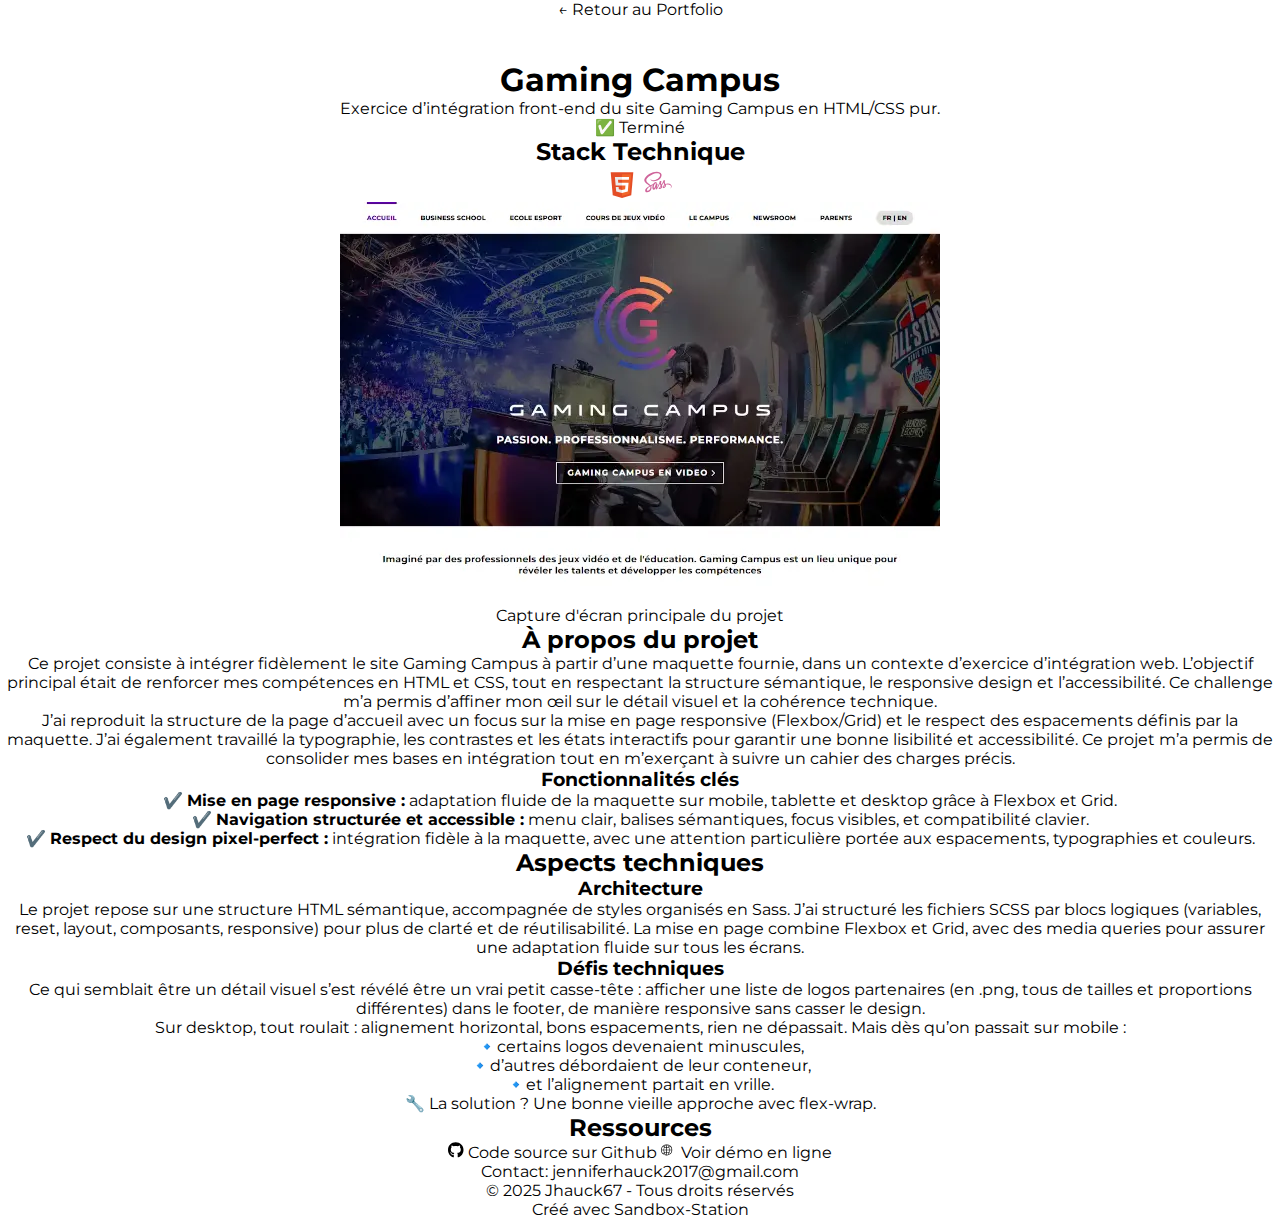
<file: projects/Gaming-Campus/page-projet-gaming-campus.html>
<!DOCTYPE html>
<html lang="fr">
  <!-- ====== 🧠 [HEAD] : Titre, Meta Datas et Styles ====== -->
  <head>
    <!-- Charset et responsive -->
    <meta charset="UTF-8" />
    <meta name="viewport" content="width=device-width, initial-scale=1.0" />
    <meta name="theme-color" content="#0d0d0d" />

    <!-- ====== 🔖 [META TAGS PAGE] ====== -->
    <!-- Titre -->
    <title>Gaming Campus | Sandbox-Station</title>
    <!-- Meta Description -->
    <meta
      name="description"
      content="Intégration responsive du site Gaming Campus à partir d’une maquette fournie. Projet HTML/CSS axé sur le respect du design, la sémantique et l’accessibilité. Idéal pour tester ses compétences front-end !"
    />
    <!-- favicon.ico -->
    <link rel="icon" type="image/x-icon" href="../../assets/img/icons/favicons/favicon.ico" />
    <!-- favicon.svg -->
    <link rel="icon" type="image/svg+xml" href="../../assets/img/icons/favicons/favicon.svg" />
    <!-- favicon.png -->
    <link
      rel="icon"
      type="image/png"
      sizes="32x32"
      href="../../assets/img/icons/favicons/favicon32x32.png"
    />
    <link
      rel="icon"
      type="image/png"
      sizes="16x16"
      href="../../assets/img/icons/favicons/favicon16x16.png"
    />
    <!-- Apple-touch-icon.png -->
    <link
      rel="apple-touch-icon"
      sizes="180x180"
      href="../../assets/img/icons/favicons/apple-touch-icon.png"
    />
    <!-- Auteur -->
    <meta name="author" content="Jhauck67" />

    <!-- ====== 🔖 [OPENGRAPH META TAGS] ====== -->
    <meta
      property="og:url"
      content="https://jhauck67.github.io/Sandbox-Station/projects/Gaming-Campus/page-projet-gaming-campus.html"
    />
    <meta property="og:type" content="website" />
    <meta property="og:title" content="Gaming Campus | Sandbox-Station" />
    <meta
      property="og:description"
      content="Intégration responsive du site Gaming Campus à partir d’une maquette fournie. Projet HTML/CSS axé sur le respect du design, la sémantique et l’accessibilité. Idéal pour tester ses compétences front-end !"
    />
    <meta
      property="og:image"
      content="https://jhauck67.github.io/Sandbox-Station/projects/Gaming-Campus/demo/assets/img/opengraph-img.jpg"
    />

    <!-- ====== 🎨 [FEUILLE DE STYLE CSS] ====== -->
    <!-- Précharger la feuille de style css -->
    <link rel="preload" href="../../assets/styles/index.css" as="style" />
    <!-- Lien vers la feuille de style css -->
    <link rel="stylesheet" href="../../assets/styles/index.css" />

    <!-- ====== 🖼️ [PRELOAD DES IMAGES] ====== -->
    <!-- permet de précharger les images importantes -->
    <link
      rel="preload"
      href="./apercu-page-projet-gaming-campus.webp"
      as="image"
      type="image/webp"
    />
  </head>

  <!-- ===== 📄 [BODY] : Début du site ====== -->
  <body>
    <!-- ====== 🧠 [HEADER] : Retour au portfolio et Titre ====== -->
    <header class="project-header">
      <!-- 🧭 NAV : Retour au portfolio -->
      <nav>
        <a
          href="../../index.html"
          class="back-link"
          aria-label="Retour vers la page d'accueil du portfolio"
        >
          &larr; Retour au Portfolio
        </a>
      </nav>
      <!-- 🔖 Titre et Sous-titre du projet -->
      <div class="project-title">
        <h1>Gaming Campus</h1>
        <p class="project-tagline">
          Exercice d’intégration front-end du site Gaming Campus en HTML/CSS pur.
        </p>
      </div>
    </header>

    <!-- ====== 🧠 [MAIN] : Description précise du projet ====== -->
    <main>
      <!-- 🔖 [PROJECT CARD] : Carte de présentation du projet -->
      <section class="project-card">
        <div class="project-info">
          <!-- Statut du Projet -->
          <div class="project-status">
            <span class="status-badge">✅ Terminé</span>
          </div>
          <!-- Stack Technique -->
          <div class="tech-stack">
            <h2>Stack Technique</h2>
            <div class="tech-icons">
              <span class="icon">
                <svg
                  aria-label="logo du langage HTML5"
                  width="32"
                  height="32"
                  viewBox="-52.5 0 361 361"
                  version="1.1"
                  xmlns="http://www.w3.org/2000/svg"
                  xmlns:xlink="http://www.w3.org/1999/xlink"
                  preserveAspectRatio="xMidYMid"
                  fill="#ffffff"
                >
                  <g id="SVGRepo_bgCarrier" stroke-width="0"></g>
                  <g id="SVGRepo_tracerCarrier" stroke-linecap="round" stroke-linejoin="round"></g>
                  <g id="SVGRepo_iconCarrier">
                    <g>
                      <path
                        d="M255.554813,70.7657143 L232.31367,331.125451 L127.843868,360.087912 L23.6617143,331.166242 L0.445186813,70.7657143 L255.554813,70.7657143 L255.554813,70.7657143 Z"
                        fill="#E44D26"
                      ></path>
                      <path
                        d="M128,337.950242 L212.416703,314.546637 L232.277802,92.0573187 L128,92.0573187 L128,337.950242 L128,337.950242 Z"
                        fill="#F16529"
                      ></path>
                      <path
                        d="M82.8202198,155.932132 L128,155.932132 L128,123.994725 L47.917011,123.994725 L48.6814945,132.562989 L56.530989,220.572835 L128,220.572835 L128,188.636132 L85.7389011,188.636132 L82.8202198,155.932132 L82.8202198,155.932132 Z"
                        fill="#EBEBEB"
                      ></path>
                      <path
                        d="M90.0177582,236.54189 L57.957978,236.54189 L62.4323516,286.687648 L127.853011,304.848879 L128,304.808088 L128,271.580132 L127.860044,271.617407 L92.2915165,262.013187 L90.0177582,236.54189 L90.0177582,236.54189 Z"
                        fill="#EBEBEB"
                      ></path>
                      <path
                        d="M24.1807473,0 L40.4107253,0 L40.4107253,16.0351648 L55.2573187,16.0351648 L55.2573187,0 L71.488,0 L71.488,48.5584176 L55.258022,48.5584176 L55.258022,32.2981978 L40.4114286,32.2981978 L40.4114286,48.5584176 L24.1814505,48.5584176 L24.1814505,0 L24.1807473,0 L24.1807473,0 Z"
                        fill="#ffffff"
                      ></path>
                      <path
                        d="M92.8309451,16.1026813 L78.5427692,16.1026813 L78.5427692,0 L123.356835,0 L123.356835,16.1026813 L109.06233,16.1026813 L109.06233,48.5584176 L92.8316484,48.5584176 L92.8316484,16.1026813 L92.8309451,16.1026813 L92.8309451,16.1026813 Z"
                        fill="#ffffff"
                      ></path>
                      <path
                        d="M130.469275,0 L147.392703,0 L157.802901,17.061978 L168.202549,0 L185.132308,0 L185.132308,48.5584176 L168.969143,48.5584176 L168.969143,24.4901978 L157.802901,41.7554286 L157.523692,41.7554286 L146.349714,24.4901978 L146.349714,48.5584176 L130.469275,48.5584176 L130.469275,0 L130.469275,0 Z"
                        fill="#ffffff"
                      ></path>
                      <path
                        d="M193.20967,0 L209.444571,0 L209.444571,32.5077802 L232.268659,32.5077802 L232.268659,48.5584176 L193.20967,48.5584176 L193.20967,0 L193.20967,0 Z"
                        fill="#ffffff"
                      ></path>
                      <path
                        d="M127.889582,220.572835 L167.216527,220.572835 L163.509451,261.992791 L127.889582,271.606857 L127.889582,304.833407 L193.362286,286.687648 L193.842637,281.291956 L201.347516,197.212132 L202.126769,188.636132 L127.889582,188.636132 L127.889582,220.572835 L127.889582,220.572835 Z"
                        fill="#FFFFFF"
                      ></path>
                      <path
                        d="M127.889582,155.854066 L127.889582,155.932132 L205.032791,155.932132 L205.673495,148.753582 L207.128615,132.562989 L207.892396,123.994725 L127.889582,123.994725 L127.889582,155.854066 L127.889582,155.854066 Z"
                        fill="#FFFFFF"
                      ></path>
                    </g>
                  </g>
                </svg>
              </span>
              <span class="icon">
                <svg
                  aria-label="logo du langage SASS"
                  width="32"
                  height="32"
                  viewBox="0 0 14 14"
                  role="img"
                  focusable="false"
                  aria-hidden="true"
                  xmlns="http://www.w3.org/2000/svg"
                  fill="#000000"
                >
                  <g id="SVGRepo_bgCarrier" stroke-width="0"></g>
                  <g id="SVGRepo_tracerCarrier" stroke-linecap="round" stroke-linejoin="round"></g>
                  <g id="SVGRepo_iconCarrier">
                    <path
                      fill="#cf649a"
                      d="M11.330197 7.6660957c-.419566.00239-.782881.1030274-1.087596.2534182-.11251-.2226564-.22502-.4169925-.2437453-.5625492-.021094-.1689455-.046875-.2719729-.021094-.4736331.0257813-.2016603.1429593-.4877933.1429593-.5109867-.0024-.019531-.02583-.1240235-.2672123-.1264649-.2414015-.00234-.4500394.048828-.4734818.1103516-.023437.063477-.070317.2084962-.1007911.3583987-.042187.220215-.4828567 1.0008795-.7336581 1.4110849-.082036-.1591798-.1523585-.2998049-.1664454-.412598-.021094-.1689454-.046875-.2719728-.021094-.4736331.025781-.2016603.1429786-.4877933.1429786-.5109866-.00234-.019531-.025781-.1240235-.2671877-.126465-.2414503-.00234-.4500393.048828-.4734768.1103517-.023438.063477-.049224.213379-.1007911.3583986-.049248.145508-.6352358 1.4485849-.7875928 1.7884289-.077349.17334-.1453028.3120119-.194546.4052737-.049224.09375-.00234.00488-.00703.014648-.042187.07959-.06563.1240235-.06563.1240235v.00239c-.032813.058594-.067974.1147462-.084404.1147462-.011719 0-.035156-.1572267.00469-.3725588.086724-.452637.2976809-1.1579109.2953616-1.1836922 0-.00977.039844-.1362305-.1359718-.1992188-.1711085-.063477-.2320265.043945-.2461134.043945-.014063 0-.025781.039063-.025781.039063s.1898585-.7945806-.3633157-.7945806c-.3469045 0-.8250723.3774417-1.0618122.7219243-.1500132.0820344-.4687913.2553747-.8063207.4409216-.1289176.0703126-.2625231.145508-.3890969.2133791l-.025762-.0292969c-.6703741-.7148936-1.9103269-1.2211928-1.8587598-2.1822285.01875-.3491213.1406372-1.270411 2.3814828-2.3861345 1.8353177-.9141119 3.3049778-.6633305 3.5604458-.1054689.3633156.7969244-.7852256 2.278322-2.6931819 2.4916034-.7266265.082031-1.1087148-.1992189-1.2047936-.3046877-.1007901-.1103516-.114854-.1147462-.152357-.09375-.060943.03418-.023437.1313478 0 .1899415.056255.1474611.2906506.4101566.6891231.5414555.3492258.1147461 1.2024497.1782227 2.2337902-.220215 1.1555706-.4477543 2.0579935-1.6899916 1.7931266-2.7283712-.2695558-1.0571296-2.0228343-1.4040536-3.6800113-.8157231-.9868289.3515627-2.0556729.9000982-2.8244906 1.6196787-.9141429.8532234-1.05946814 1.5985852-.9985253 1.9080092.2133234 1.1040046 1.7345276 1.8235852 2.3439562 2.3556656-.030474.0146484-.058599.0341797-.084382.0488282-.3047149.1499024-1.464973.7570805-1.7556236 1.399317-.328154.726612.051567 1.249366.3047146 1.319679.7828814.217773 1.5845144-.17334 2.0181462-.818067.4312644-.6445806.379721-1.4813487.1804845-1.863429l-.00706-.0146484.2390837-.1406251c.154729-.0913087.307086-.1757814.4406681-.2485354-.074983.2041017-.1289175.4453128-.1570215.7969243-.032817.412598.1359493.9469736.3586252 1.1579106.098447.09131.2156446.09375.2883058.09375.2578371 0 .3750344-.213379.5039505-.46875.1593898-.3120119.3000246-.6727543.3000246-.6727543s-.175796.9774423.3047122.9774423c.175796 0 .351592-.22754.4312893-.3447271v.00234s.00469-.00488.014063-.024414a.84687134.84687134 0 0 0 .028125-.043945v-.00469c.070317-.1220638.2273634-.4008726.4617581-.8625916.3023488-.5953617.5930209-1.3407235.5930209-1.3407235s.028125.1826173.1148536.4829105c.051543.1782227.1640528.3725588.2507814.5625491-.070317.098633-.1125098.1547853-.1125098.1547853l.00234.00234c-.0562268.0751984-.1195374.1547883-.1851429.2343782-.2390822.286133-.5250462.6118168-.5625497.7055669-.044531.1098633-.035156.1923829.051567.2578122.063286.04883.1757961.05615.2953371.04883.2156451-.01465.3656599-.0678725.4406648-.1005874.1171973-.0439453.2508058-.1054688.3797219-.1992189.2343947-.1733399.3773782-.4194338.3633157-.7477055-.00703-.1806642-.06563-.3583987-.138296-.5273929.021094-.029297.042236-.061035.063286-.09375.3703469-.5414554.656308-1.1368171.656308-1.1368171s.028125.1831056.1148536.4829104c.044531.1523438.1336036.3188478.2133009.4829104-.3469045.2836915-.5648934.6118167-.6398998.8274419-.138296.3984377-.030469.5789554.1734522.621143.091392.019531.222676-.024414.3210989-.06543.121885-.039063.269556-.1079103.4055279-.2084963.234394-.1733399.459414-.4150393.447695-.7407231-.007-.1499024-.04687-.2978517-.100791-.4384768.295337-.1220704.67738-.192383 1.162603-.1337892 1.04306.1220704 1.249328.7735357 1.209504 1.0454108-.03984.2719729-.257837.4218753-.330522.4687503-.07266.043945-.0961.061035-.08907.09375.0094.049316.04219.048828.105479.039063.08673-.014648.548486-.2226563.567238-.724268.02812-.6446781-.583646-1.3478524-1.668898-1.34087zM3.2857396 10.37806c-.3445618.377442-.8297605.520362-1.0360286.398438-.2226759-.128906-.1359727-.684473.2883063-1.0852545.2578352-.2436525.593021-.4687503.8133528-.6070805.049223-.029297.1242296-.075195.2133-.1289063.014062-.00977.023437-.014648.023437-.014648.016406-.00977.035161-.019531.053911-.03418.157045.5719242.00703 1.0735358-.3562815 1.4696785zm2.5197527-1.7134285c-.1195411.2929689-.3726907 1.0454108-.5250458 1.0032233-.1312843-.0341797-.2109572-.6047367-.0258301-1.1672859.09376-.2836916.2929934-.6211918.4101907-.7524419.1898829-.2109376.3961282-.2812502.44772-.1948243.060942.112793-.2320509.928272-.3070558 1.1110847zm2.0790892.9938483c-.051567.024414-.098447.043945-.1195411.029297-.016406-.00977.021094-.043945.021094-.043945s.2601809-.2788088.3633157-.4077151c.058599-.074707.1289161-.1616212.2039259-.2602541v.029297c.0000231.337402-.3234429.5624998-.4687701.653955zm1.6032427-.3657229c-.0375-.029297-.032813-.1147462.09376-.386719.049248-.1079102.1617335-.2880861.3562795-.4594729.023437.070312.037549.1381836.035156.2016602-.00232.4218753-.3023488.5789555-.4852005.6445805z"
                    ></path>
                  </g>
                </svg>
              </span>
            </div>
          </div>
        </div>
        <!-- Aperçu du projet -->
        <div class="project-preview">
          <figure class="preview-container">
            <img
              src="./apercu-page-projet-gaming-campus.webp"
              alt="apreçu du projet Gaming Campus"
              width="600"
              height="400"
            />
            <figcaption>Capture d'écran principale du projet</figcaption>
          </figure>
        </div>
      </section>

      <!-- 🗒️ [DESCRIPTION] : Description détaillée du projet -->
      <section class="project-details">
        <h2>À propos du projet</h2>
        <!-- Description du projet -->
        <div class="project-description">
          <p>
            Ce projet consiste à intégrer fidèlement le site Gaming Campus à partir d’une maquette
            fournie, dans un contexte d’exercice d’intégration web. L’objectif principal était de
            renforcer mes compétences en HTML et CSS, tout en respectant la structure sémantique, le
            responsive design et l’accessibilité. Ce challenge m’a permis d’affiner mon œil sur le
            détail visuel et la cohérence technique.
          </p>
          <p>
            J’ai reproduit la structure de la page d’accueil avec un focus sur la mise en page
            responsive (Flexbox/Grid) et le respect des espacements définis par la maquette. J’ai
            également travaillé la typographie, les contrastes et les états interactifs pour
            garantir une bonne lisibilité et accessibilité. Ce projet m’a permis de consolider mes
            bases en intégration tout en m’exerçant à suivre un cahier des charges précis.
          </p>
        </div>
        <!-- Fonctionnalités principales -->
        <div class="features">
          <h3>Fonctionnalités clés</h3>
          <ul>
            <li>
              <span>
                ✔️
                <strong>Mise en page responsive :</strong>
                adaptation fluide de la maquette sur mobile, tablette et desktop grâce à Flexbox et
                Grid.
              </span>
            </li>
            <li>
              <span>
                ✔️
                <strong>Navigation structurée et accessible :</strong>
                menu clair, balises sémantiques, focus visibles, et compatibilité clavier.
              </span>
            </li>
            <li>
              <span>
                ✔️
                <strong>Respect du design pixel-perfect :</strong>
                intégration fidèle à la maquette, avec une attention particulière portée aux
                espacements, typographies et couleurs.
              </span>
            </li>
          </ul>
        </div>
      </section>

      <!-- 🔧 [BLOC TECHNIQUE] : Architecture, extrait de code, défis rencontrés -->
      <section class="technical-section">
        <h2>Aspects techniques</h2>
        <div class="tech-details">
          <!-- Architecture -->
          <div>
            <h3>Architecture</h3>
            <p>
              Le projet repose sur une structure HTML sémantique, accompagnée de styles organisés en
              Sass. J’ai structuré les fichiers SCSS par blocs logiques (variables, reset, layout,
              composants, responsive) pour plus de clarté et de réutilisabilité. La mise en page
              combine Flexbox et Grid, avec des media queries pour assurer une adaptation fluide sur
              tous les écrans.
            </p>
          </div>
          <!-- Défis techniques -->
          <div>
            <h3>Défis techniques</h3>
            <p>
              Ce qui semblait être un détail visuel s’est révélé être un vrai petit casse-tête :
              afficher une liste de logos partenaires (en .png, tous de tailles et proportions
              différentes) dans le footer, de manière responsive sans casser le design.
              <br />
              Sur desktop, tout roulait : alignement horizontal, bons espacements, rien ne
              dépassait. Mais dès qu’on passait sur mobile :
              <br />
              🔹certains logos devenaient minuscules,
              <br />
              🔹d’autres débordaient de leur conteneur,
              <br />
              🔹et l’alignement partait en vrille.
              <br />
              🔧 La solution ? Une bonne vieille approche avec flex-wrap.
            </p>
          </div>
        </div>
      </section>

      <!-- 🔗 [LIENS ET RESSOURCES] : Liens et ressources -->
      <section class="resources">
        <h2>Ressources</h2>
        <!-- Lien Github et autres ressources -->
        <div class="resource-links">
          <a
            href="https://github.com/jhauck67/Gaming-Campus"
            class="resource-link-github"
            target="_blank"
          >
            <svg xmlns="http://www.w3.org/2000/svg" height="16" width="15.5" viewBox="0 0 496 512">
              <path
                fill="inherit"
                d="M165.9 397.4c0 2-2.3 3.6-5.2 3.6-3.3 .3-5.6-1.3-5.6-3.6 0-2 2.3-3.6 5.2-3.6 3-.3 5.6 1.3 5.6 3.6zm-31.1-4.5c-.7 2 1.3 4.3 4.3 4.9 2.6 1 5.6 0 6.2-2s-1.3-4.3-4.3-5.2c-2.6-.7-5.5 .3-6.2 2.3zm44.2-1.7c-2.9 .7-4.9 2.6-4.6 4.9 .3 2 2.9 3.3 5.9 2.6 2.9-.7 4.9-2.6 4.6-4.6-.3-1.9-3-3.2-5.9-2.9zM244.8 8C106.1 8 0 113.3 0 252c0 110.9 69.8 205.8 169.5 239.2 12.8 2.3 17.3-5.6 17.3-12.1 0-6.2-.3-40.4-.3-61.4 0 0-70 15-84.7-29.8 0 0-11.4-29.1-27.8-36.6 0 0-22.9-15.7 1.6-15.4 0 0 24.9 2 38.6 25.8 21.9 38.6 58.6 27.5 72.9 20.9 2.3-16 8.8-27.1 16-33.7-55.9-6.2-112.3-14.3-112.3-110.5 0-27.5 7.6-41.3 23.6-58.9-2.6-6.5-11.1-33.3 2.6-67.9 20.9-6.5 69 27 69 27 20-5.6 41.5-8.5 62.8-8.5s42.8 2.9 62.8 8.5c0 0 48.1-33.6 69-27 13.7 34.7 5.2 61.4 2.6 67.9 16 17.7 25.8 31.5 25.8 58.9 0 96.5-58.9 104.2-114.8 110.5 9.2 7.9 17 22.9 17 46.4 0 33.7-.3 75.4-.3 83.6 0 6.5 4.6 14.4 17.3 12.1C428.2 457.8 496 362.9 496 252 496 113.3 383.5 8 244.8 8zM97.2 352.9c-1.3 1-1 3.3 .7 5.2 1.6 1.6 3.9 2.3 5.2 1 1.3-1 1-3.3-.7-5.2-1.6-1.6-3.9-2.3-5.2-1zm-10.8-8.1c-.7 1.3 .3 2.9 2.3 3.9 1.6 1 3.6 .7 4.3-.7 .7-1.3-.3-2.9-2.3-3.9-2-.6-3.6-.3-4.3 .7zm32.4 35.6c-1.6 1.3-1 4.3 1.3 6.2 2.3 2.3 5.2 2.6 6.5 1 1.3-1.3 .7-4.3-1.3-6.2-2.2-2.3-5.2-2.6-6.5-1zm-11.4-14.7c-1.6 1-1.6 3.6 0 5.9 1.6 2.3 4.3 3.3 5.6 2.3 1.6-1.3 1.6-3.9 0-6.2-1.4-2.3-4-3.3-5.6-2z"
              />
            </svg>
            <span>Code source sur Github</span>
          </a>
          <a
            href="https://jhauck67.github.io/Sandbox-Station/projects/Gaming-Campus/demo/index.html"
            class="resource-link-demo"
            target="_blank"
          >
            <svg
              fill="inherit"
              width="16"
              height="16"
              viewBox="0 0 32 32"
              version="1.1"
              xmlns="http://www.w3.org/2000/svg"
            >
              <g id="SVGRepo_bgCarrier" stroke-width="0"></g>
              <g id="SVGRepo_tracerCarrier" stroke-linecap="round" stroke-linejoin="round"></g>
              <g id="SVGRepo_iconCarrier">
                <title>web</title>
                <path
                  d="M0 15.656v-0.031c0.281-3.625 1.594-6.344 3.875-8.063 2.25-1.75 4.688-2.594 7.344-2.594 2.781-0.031 5.375 0.906 7.688 2.781 2.344 1.844 3.5 4.594 3.5 8.156v0.219c0 3.594-1.156 6.281-3.5 8.125-2.344 1.875-4.938 2.813-7.719 2.813h-0.125c-2.719-0.031-5.219-0.969-7.531-2.844-2.313-1.844-3.5-4.688-3.531-8.563zM10.531 10.75v-4.938h-0.75c-0.156 0.188-0.281 0.406-0.406 0.594s-0.25 0.375-0.375 0.594c-0.125 0.188-0.281 0.438-0.375 0.625-0.125 0.188-0.219 0.375-0.313 0.594-0.188 0.313-0.344 0.625-0.469 0.906-0.156 0.281-0.281 0.563-0.375 0.813 0.188 0.125 0.406 0.281 0.656 0.375 0.281 0.094 0.563 0.188 0.844 0.25 0.313 0.063 0.594 0.094 0.844 0.125 0.281 0.031 0.531 0.063 0.719 0.063zM11.844 5.813v4.906c0.156 0 0.344 0.031 0.531 0 0.188 0 0.406-0.031 0.594-0.063 0.344-0.063 0.75-0.156 1.063-0.25 0.344-0.125 0.656-0.281 0.875-0.469-0.375-0.906-0.781-1.625-1.188-2.313s-0.875-1.281-1.375-1.781v-0.031h-0.5zM8.469 6.094v-0.031c-0.219 0.094-0.438 0.25-0.688 0.344-0.219 0.094-0.5 0.219-0.719 0.344-0.438 0.219-0.875 0.469-1.313 0.75-0.406 0.281-0.813 0.594-1.156 0.906 0.125 0.125 0.281 0.25 0.406 0.344s0.281 0.219 0.438 0.344c0.125 0.063 0.281 0.156 0.438 0.281 0.156 0.094 0.344 0.219 0.531 0.344 0.25-0.563 0.5-1.156 0.813-1.688 0.313-0.563 0.656-1.094 1-1.563 0.031-0.063 0.063-0.125 0.125-0.188 0.031-0.031 0.063-0.125 0.125-0.188zM18.031 8.406v-0.031c-0.781-0.594-1.469-1.094-2.156-1.406s-1.375-0.625-2-0.875c0.5 0.5 0.938 1.125 1.219 1.719 0.313 0.625 0.625 1.281 0.875 1.906 0.125-0.063 0.281-0.125 0.469-0.25 0.156-0.094 0.375-0.188 0.563-0.281 0.188-0.125 0.344-0.25 0.531-0.375 0.188-0.156 0.375-0.281 0.5-0.406zM17.5 15.375h3.594c0-1.156-0.25-2.25-0.719-3.375-0.438-1.094-1.063-2-1.844-2.781v-0.031c-0.156 0.25-0.375 0.469-0.594 0.625-0.25 0.156-0.469 0.281-0.719 0.406-0.156 0.094-0.313 0.219-0.469 0.281-0.156 0.094-0.375 0.156-0.531 0.25 0.125 0.25 0.25 0.531 0.375 0.781 0.094 0.281 0.25 0.594 0.313 0.875 0.188 0.5 0.313 1.031 0.438 1.563 0.094 0.469 0.156 0.969 0.156 1.406zM6.188 10.75v-0.031c-0.25-0.125-0.531-0.219-0.75-0.344-0.219-0.156-0.438-0.313-0.625-0.438-0.188-0.094-0.375-0.219-0.531-0.344s-0.281-0.25-0.406-0.375c-0.813 0.781-1.406 1.656-1.781 2.688-0.406 1.031-0.688 2.188-0.813 3.438h3.844c0-0.875 0.125-1.719 0.344-2.563 0.188-0.875 0.469-1.531 0.719-2.031zM10.531 15.344v-3.594c-0.25 0.031-0.563 0.031-0.844 0-0.313-0.031-0.625-0.125-0.906-0.219-0.25-0.063-0.563-0.125-0.813-0.219-0.281-0.063-0.563-0.188-0.781-0.313-0.188 0.313-0.344 0.688-0.469 1.094-0.156 0.375-0.25 0.781-0.344 1.156-0.063 0.375-0.094 0.781-0.125 1.125s-0.063 0.688-0.063 0.969h4.344zM11.844 11.813v3.531h4.625c0-0.188 0-0.406-0.031-0.656-0.063-0.219-0.094-0.5-0.125-0.75-0.094-0.375-0.188-0.781-0.313-1.156-0.125-0.344-0.25-0.688-0.406-0.969-0.063-0.156-0.125-0.344-0.188-0.469-0.094-0.156-0.188-0.25-0.25-0.344-0.344 0.25-0.813 0.406-1.375 0.531-0.531 0.125-1.156 0.25-1.719 0.281h-0.219zM5.125 16.375h-3.844c0 0.531 0.094 1.125 0.25 1.844 0.156 0.75 0.469 1.438 0.813 2.188 0.156 0.375 0.344 0.75 0.531 1.125 0.219 0.344 0.469 0.719 0.719 1.063 0.188-0.125 0.375-0.219 0.531-0.313 0.188-0.094 0.406-0.219 0.594-0.313 0.219-0.094 0.438-0.188 0.688-0.313 0.219-0.094 0.5-0.219 0.781-0.344-0.25-0.781-0.531-1.531-0.719-2.375-0.219-0.813-0.344-1.625-0.344-2.531v-0.031zM10.531 20.031v-3.656h-4.344c0 0.25 0.031 0.625 0.094 1 0.031 0.375 0.125 0.781 0.188 1.188 0.125 0.438 0.219 0.875 0.344 1.25s0.25 0.688 0.375 0.969c0.563-0.219 1.125-0.375 1.5-0.469 0.406-0.125 0.781-0.219 1.156-0.25h0.344c0.125-0.031 0.25-0.031 0.344-0.031zM11.844 16.375v3.625c0.219 0.031 0.469 0.063 0.719 0.094 0.281 0.031 0.625 0.094 0.906 0.156l0.469 0.094c0.156 0.063 0.344 0.094 0.5 0.125 0.188 0.063 0.375 0.094 0.563 0.156 0.156 0.063 0.313 0.094 0.438 0.156 0.406-1.031 0.656-1.875 0.813-2.594 0.156-0.688 0.219-1.281 0.219-1.781v-0.031h-4.625zM21.094 16.406v-0.031h-3.594v0.188c-0.031 0.594-0.125 1.281-0.25 2-0.125 0.688-0.406 1.5-0.781 2.5 0.5 0.25 0.969 0.5 1.344 0.75s0.719 0.531 0.969 0.781c0.531-0.531 1-1.25 1.406-2.188 0.406-0.906 0.688-1.844 0.844-2.844 0.031-0.188 0.031-0.375 0.063-0.563v-0.594zM10.531 25.906v-4.875c-0.781 0.125-1.438 0.281-1.938 0.406s-0.875 0.25-1.125 0.375c0.188 0.469 0.375 0.875 0.563 1.25 0.188 0.344 0.406 0.719 0.594 1.031 0.063 0.125 0.188 0.25 0.281 0.406 0.094 0.125 0.156 0.281 0.25 0.406 0.094 0.156 0.188 0.344 0.281 0.531 0.125 0.156 0.219 0.344 0.344 0.469h0.75zM11.844 25.906h0.719c0.281-0.219 0.563-0.531 0.781-0.875 0.25-0.344 0.531-0.75 0.719-1.094 0.219-0.406 0.438-0.781 0.625-1.156s0.344-0.719 0.469-0.969c-0.344-0.125-0.813-0.25-1.281-0.375s-1.125-0.25-2.031-0.375v4.844zM18.031 23.344v-0.031c-0.063-0.094-0.188-0.219-0.281-0.313s-0.25-0.219-0.406-0.313c-0.125-0.094-0.281-0.188-0.469-0.281s-0.438-0.219-0.656-0.344c-0.125 0.25-0.344 0.688-0.656 1.281-0.281 0.594-0.781 1.313-1.406 2.094 0.781-0.125 1.469-0.406 2.094-0.781 0.688-0.344 1.281-0.813 1.781-1.313zM6.406 22.344v-0.031c-0.219 0.125-0.563 0.281-0.906 0.438-0.375 0.156-0.781 0.344-1.156 0.594 0.219 0.188 0.438 0.375 0.625 0.5 0.188 0.156 0.406 0.281 0.594 0.406 0.344 0.219 0.75 0.438 1.156 0.625s0.906 0.375 1.531 0.563c-0.219-0.25-0.375-0.563-0.531-0.813s-0.344-0.5-0.5-0.75-0.281-0.531-0.406-0.781c-0.156-0.25-0.281-0.5-0.406-0.75z"
                ></path>
              </g>
            </svg>
            <span>Voir démo en ligne</span>
          </a>
        </div>
      </section>
    </main>

    <!-- ====== 🧦 [FOOTER] : Pied de page, infos contact et copyright ====== -->
    <footer>
      <div class="footer-content">
        <!-- Infos de contact -->
        <div class="contact-info">
          <p>
            Contact:
            <a href="mailto:votre-email@exemple.com" aria-label="Envoyer un email à Jennifer Hauck">
              jenniferhauck2017@gmail.com
            </a>
          </p>
        </div>
        <!-- Mentions légales et crédits -->
        <div class="copyright">
          <p>
            &copy;
            <span id="current-year">2025</span>
            Jhauck67 - Tous droits réservés
          </p>
          <p class="sandbox-credit">
            Créé avec
            <span class="accent">Sandbox-Station</span>
          </p>
        </div>
      </div>
    </footer>
  </body>
</html>
</file>
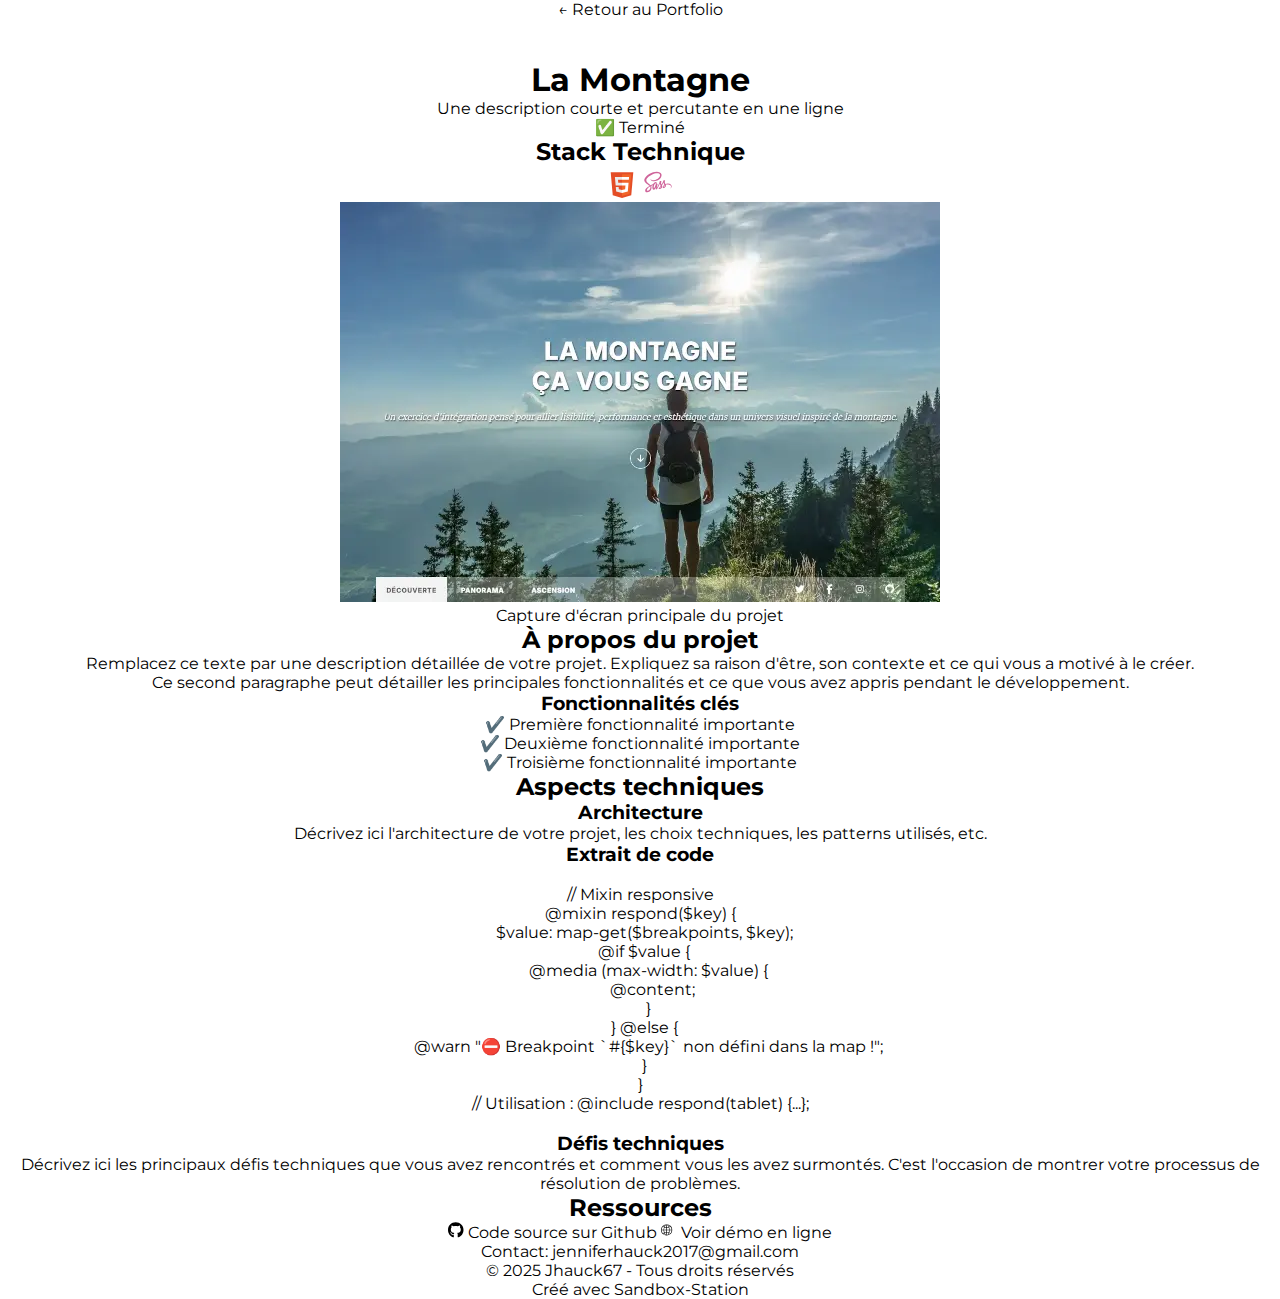
<file: projects/La-Montagne/page-projet-la-montagne.html>
<!DOCTYPE html>
<html lang="fr">
  <!-- ====== 🧠 [HEAD] : Titre, Meta Datas et Styles ====== -->
  <head>
    <!-- Charset et responsive -->
    <meta charset="UTF-8" />
    <meta name="viewport" content="width=device-width, initial-scale=1.0" />
    <meta name="theme-color" content="#0d0d0d" />

    <!-- ====== 🔖 [META TAGS PAGE] ====== -->
    <!-- Titre -->
    <title>La Montagne | Sandbox-Station</title>
    <!-- Meta Description -->
    <meta
      name="description"
      content="Intégration responsive du site La Montagne à partir d’une maquette fournie. Projet HTML/CSS axé sur le respect du design, la sémantique et l’accessibilité. Idéal pour tester ses compétences front-end !"
    />
    <!-- favicon.ico -->
    <link rel="icon" type="image/x-icon" href="../../assets/img/icons/favicons/favicon.ico" />
    <!-- favicon.svg -->
    <link rel="icon" type="image/svg+xml" href="../../assets/img/icons/favicons/favicon.svg" />
    <!-- favicon.png -->
    <link
      rel="icon"
      type="image/png"
      sizes="32x32"
      href="../../assets/img/icons/favicons/favicon32x32.png"
    />
    <link
      rel="icon"
      type="image/png"
      sizes="16x16"
      href="../../assets/img/icons/favicons/favicon16x16.png"
    />
    <!-- Apple-touch-icon.png -->
    <link
      rel="apple-touch-icon"
      sizes="180x180"
      href="../../assets/img/icons/favicons/apple-touch-icon.png"
    />
    <!-- Auteur -->
    <meta name="author" content="Jhauck67" />

    <!-- ====== 🔖 [OPENGRAPH META TAGS] ====== -->
    <meta
      property="og:url"
      content="https://jhauck67.github.io/Sandbox-Station/projects/La-Montagne/apercu-page-projet-la-montagne.html"
    />
    <meta property="og:type" content="website" />
    <meta property="og:title" content="La Montagne | Sandbox-Station" />
    <meta
      property="og:description"
      content="Intégration responsive du site La Montagne à partir d’une maquette fournie. Projet HTML/CSS axé sur le respect du design, la sémantique et l’accessibilité. Idéal pour tester ses compétences front-end !"
    />
    <meta
      property="og:image"
      content="https://jhauck67.github.io/Sandbox-Station/projects/demo/assets/img/opengraph-img.jpg"
    />

    <!-- ====== 🎨 [FEUILLE DE STYLE CSS] ====== -->
    <!-- Précharger la feuille de style css -->
    <link rel="preload" href="../../assets/styles/index.css" as="style" />
    <!-- Lien vers la feuille de style css -->
    <link rel="stylesheet" href="../../assets/styles/index.css" />

    <!-- ====== 🖼️ [PRELOAD DES IMAGES] ====== -->
    <!-- permet de précharger les images importantes -->
    <link rel="preload" href="./apercu-page-projet-la-montagne.webp" as="image" type="image/webp" />
  </head>

  <!-- ===== 📄 [BODY] : Début du site ====== -->
  <body>
    <!-- ====== 🧠 [HEADER] : Retour au portfolio et Titre ====== -->
    <header class="project-header">
      <!-- 🧭 NAV : Retour au portfolio -->
      <nav>
        <a
          href="../../index.html"
          class="back-link"
          aria-label="Retour vers la page d'accueil du portfolio"
        >
          &larr; Retour au Portfolio
        </a>
      </nav>
      <!-- 🔖 Titre et Sous-titre du projet -->
      <div class="project-title">
        <h1>La Montagne</h1>
        <!-- TODO Ajouter une tagline -->
        <p class="project-tagline">Une description courte et percutante en une ligne</p>
      </div>
    </header>

    <!-- ====== 🧠 [MAIN] : Description précise du projet ====== -->
    <main>
      <!-- 🔖 [PROJECT CARD] : Carte de présentation du projet -->
      <section class="project-card">
        <div class="project-info">
          <!-- Statut du Projet -->
          <div class="project-status">
            <span class="status-badge">✅ Terminé</span>
          </div>
          <!-- Stack Technique -->
          <div class="tech-stack">
            <h2>Stack Technique</h2>
            <div class="tech-icons">
              <span class="icon">
                <svg
                  aria-label="logo du langage HTML5"
                  width="32"
                  height="32"
                  viewBox="-52.5 0 361 361"
                  version="1.1"
                  xmlns="http://www.w3.org/2000/svg"
                  xmlns:xlink="http://www.w3.org/1999/xlink"
                  preserveAspectRatio="xMidYMid"
                  fill="#ffffff"
                >
                  <g id="SVGRepo_bgCarrier" stroke-width="0"></g>
                  <g id="SVGRepo_tracerCarrier" stroke-linecap="round" stroke-linejoin="round"></g>
                  <g id="SVGRepo_iconCarrier">
                    <g>
                      <path
                        d="M255.554813,70.7657143 L232.31367,331.125451 L127.843868,360.087912 L23.6617143,331.166242 L0.445186813,70.7657143 L255.554813,70.7657143 L255.554813,70.7657143 Z"
                        fill="#E44D26"
                      ></path>
                      <path
                        d="M128,337.950242 L212.416703,314.546637 L232.277802,92.0573187 L128,92.0573187 L128,337.950242 L128,337.950242 Z"
                        fill="#F16529"
                      ></path>
                      <path
                        d="M82.8202198,155.932132 L128,155.932132 L128,123.994725 L47.917011,123.994725 L48.6814945,132.562989 L56.530989,220.572835 L128,220.572835 L128,188.636132 L85.7389011,188.636132 L82.8202198,155.932132 L82.8202198,155.932132 Z"
                        fill="#EBEBEB"
                      ></path>
                      <path
                        d="M90.0177582,236.54189 L57.957978,236.54189 L62.4323516,286.687648 L127.853011,304.848879 L128,304.808088 L128,271.580132 L127.860044,271.617407 L92.2915165,262.013187 L90.0177582,236.54189 L90.0177582,236.54189 Z"
                        fill="#EBEBEB"
                      ></path>
                      <path
                        d="M24.1807473,0 L40.4107253,0 L40.4107253,16.0351648 L55.2573187,16.0351648 L55.2573187,0 L71.488,0 L71.488,48.5584176 L55.258022,48.5584176 L55.258022,32.2981978 L40.4114286,32.2981978 L40.4114286,48.5584176 L24.1814505,48.5584176 L24.1814505,0 L24.1807473,0 L24.1807473,0 Z"
                        fill="#ffffff"
                      ></path>
                      <path
                        d="M92.8309451,16.1026813 L78.5427692,16.1026813 L78.5427692,0 L123.356835,0 L123.356835,16.1026813 L109.06233,16.1026813 L109.06233,48.5584176 L92.8316484,48.5584176 L92.8316484,16.1026813 L92.8309451,16.1026813 L92.8309451,16.1026813 Z"
                        fill="#ffffff"
                      ></path>
                      <path
                        d="M130.469275,0 L147.392703,0 L157.802901,17.061978 L168.202549,0 L185.132308,0 L185.132308,48.5584176 L168.969143,48.5584176 L168.969143,24.4901978 L157.802901,41.7554286 L157.523692,41.7554286 L146.349714,24.4901978 L146.349714,48.5584176 L130.469275,48.5584176 L130.469275,0 L130.469275,0 Z"
                        fill="#ffffff"
                      ></path>
                      <path
                        d="M193.20967,0 L209.444571,0 L209.444571,32.5077802 L232.268659,32.5077802 L232.268659,48.5584176 L193.20967,48.5584176 L193.20967,0 L193.20967,0 Z"
                        fill="#ffffff"
                      ></path>
                      <path
                        d="M127.889582,220.572835 L167.216527,220.572835 L163.509451,261.992791 L127.889582,271.606857 L127.889582,304.833407 L193.362286,286.687648 L193.842637,281.291956 L201.347516,197.212132 L202.126769,188.636132 L127.889582,188.636132 L127.889582,220.572835 L127.889582,220.572835 Z"
                        fill="#FFFFFF"
                      ></path>
                      <path
                        d="M127.889582,155.854066 L127.889582,155.932132 L205.032791,155.932132 L205.673495,148.753582 L207.128615,132.562989 L207.892396,123.994725 L127.889582,123.994725 L127.889582,155.854066 L127.889582,155.854066 Z"
                        fill="#FFFFFF"
                      ></path>
                    </g>
                  </g>
                </svg>
              </span>
              <span class="icon">
                <svg
                  aria-label="logo du langage SASS"
                  width="32"
                  height="32"
                  viewBox="0 0 14 14"
                  role="img"
                  focusable="false"
                  aria-hidden="true"
                  xmlns="http://www.w3.org/2000/svg"
                  fill="#000000"
                >
                  <g id="SVGRepo_bgCarrier" stroke-width="0"></g>
                  <g id="SVGRepo_tracerCarrier" stroke-linecap="round" stroke-linejoin="round"></g>
                  <g id="SVGRepo_iconCarrier">
                    <path
                      fill="#cf649a"
                      d="M11.330197 7.6660957c-.419566.00239-.782881.1030274-1.087596.2534182-.11251-.2226564-.22502-.4169925-.2437453-.5625492-.021094-.1689455-.046875-.2719729-.021094-.4736331.0257813-.2016603.1429593-.4877933.1429593-.5109867-.0024-.019531-.02583-.1240235-.2672123-.1264649-.2414015-.00234-.4500394.048828-.4734818.1103516-.023437.063477-.070317.2084962-.1007911.3583987-.042187.220215-.4828567 1.0008795-.7336581 1.4110849-.082036-.1591798-.1523585-.2998049-.1664454-.412598-.021094-.1689454-.046875-.2719728-.021094-.4736331.025781-.2016603.1429786-.4877933.1429786-.5109866-.00234-.019531-.025781-.1240235-.2671877-.126465-.2414503-.00234-.4500393.048828-.4734768.1103517-.023438.063477-.049224.213379-.1007911.3583986-.049248.145508-.6352358 1.4485849-.7875928 1.7884289-.077349.17334-.1453028.3120119-.194546.4052737-.049224.09375-.00234.00488-.00703.014648-.042187.07959-.06563.1240235-.06563.1240235v.00239c-.032813.058594-.067974.1147462-.084404.1147462-.011719 0-.035156-.1572267.00469-.3725588.086724-.452637.2976809-1.1579109.2953616-1.1836922 0-.00977.039844-.1362305-.1359718-.1992188-.1711085-.063477-.2320265.043945-.2461134.043945-.014063 0-.025781.039063-.025781.039063s.1898585-.7945806-.3633157-.7945806c-.3469045 0-.8250723.3774417-1.0618122.7219243-.1500132.0820344-.4687913.2553747-.8063207.4409216-.1289176.0703126-.2625231.145508-.3890969.2133791l-.025762-.0292969c-.6703741-.7148936-1.9103269-1.2211928-1.8587598-2.1822285.01875-.3491213.1406372-1.270411 2.3814828-2.3861345 1.8353177-.9141119 3.3049778-.6633305 3.5604458-.1054689.3633156.7969244-.7852256 2.278322-2.6931819 2.4916034-.7266265.082031-1.1087148-.1992189-1.2047936-.3046877-.1007901-.1103516-.114854-.1147462-.152357-.09375-.060943.03418-.023437.1313478 0 .1899415.056255.1474611.2906506.4101566.6891231.5414555.3492258.1147461 1.2024497.1782227 2.2337902-.220215 1.1555706-.4477543 2.0579935-1.6899916 1.7931266-2.7283712-.2695558-1.0571296-2.0228343-1.4040536-3.6800113-.8157231-.9868289.3515627-2.0556729.9000982-2.8244906 1.6196787-.9141429.8532234-1.05946814 1.5985852-.9985253 1.9080092.2133234 1.1040046 1.7345276 1.8235852 2.3439562 2.3556656-.030474.0146484-.058599.0341797-.084382.0488282-.3047149.1499024-1.464973.7570805-1.7556236 1.399317-.328154.726612.051567 1.249366.3047146 1.319679.7828814.217773 1.5845144-.17334 2.0181462-.818067.4312644-.6445806.379721-1.4813487.1804845-1.863429l-.00706-.0146484.2390837-.1406251c.154729-.0913087.307086-.1757814.4406681-.2485354-.074983.2041017-.1289175.4453128-.1570215.7969243-.032817.412598.1359493.9469736.3586252 1.1579106.098447.09131.2156446.09375.2883058.09375.2578371 0 .3750344-.213379.5039505-.46875.1593898-.3120119.3000246-.6727543.3000246-.6727543s-.175796.9774423.3047122.9774423c.175796 0 .351592-.22754.4312893-.3447271v.00234s.00469-.00488.014063-.024414a.84687134.84687134 0 0 0 .028125-.043945v-.00469c.070317-.1220638.2273634-.4008726.4617581-.8625916.3023488-.5953617.5930209-1.3407235.5930209-1.3407235s.028125.1826173.1148536.4829105c.051543.1782227.1640528.3725588.2507814.5625491-.070317.098633-.1125098.1547853-.1125098.1547853l.00234.00234c-.0562268.0751984-.1195374.1547883-.1851429.2343782-.2390822.286133-.5250462.6118168-.5625497.7055669-.044531.1098633-.035156.1923829.051567.2578122.063286.04883.1757961.05615.2953371.04883.2156451-.01465.3656599-.0678725.4406648-.1005874.1171973-.0439453.2508058-.1054688.3797219-.1992189.2343947-.1733399.3773782-.4194338.3633157-.7477055-.00703-.1806642-.06563-.3583987-.138296-.5273929.021094-.029297.042236-.061035.063286-.09375.3703469-.5414554.656308-1.1368171.656308-1.1368171s.028125.1831056.1148536.4829104c.044531.1523438.1336036.3188478.2133009.4829104-.3469045.2836915-.5648934.6118167-.6398998.8274419-.138296.3984377-.030469.5789554.1734522.621143.091392.019531.222676-.024414.3210989-.06543.121885-.039063.269556-.1079103.4055279-.2084963.234394-.1733399.459414-.4150393.447695-.7407231-.007-.1499024-.04687-.2978517-.100791-.4384768.295337-.1220704.67738-.192383 1.162603-.1337892 1.04306.1220704 1.249328.7735357 1.209504 1.0454108-.03984.2719729-.257837.4218753-.330522.4687503-.07266.043945-.0961.061035-.08907.09375.0094.049316.04219.048828.105479.039063.08673-.014648.548486-.2226563.567238-.724268.02812-.6446781-.583646-1.3478524-1.668898-1.34087zM3.2857396 10.37806c-.3445618.377442-.8297605.520362-1.0360286.398438-.2226759-.128906-.1359727-.684473.2883063-1.0852545.2578352-.2436525.593021-.4687503.8133528-.6070805.049223-.029297.1242296-.075195.2133-.1289063.014062-.00977.023437-.014648.023437-.014648.016406-.00977.035161-.019531.053911-.03418.157045.5719242.00703 1.0735358-.3562815 1.4696785zm2.5197527-1.7134285c-.1195411.2929689-.3726907 1.0454108-.5250458 1.0032233-.1312843-.0341797-.2109572-.6047367-.0258301-1.1672859.09376-.2836916.2929934-.6211918.4101907-.7524419.1898829-.2109376.3961282-.2812502.44772-.1948243.060942.112793-.2320509.928272-.3070558 1.1110847zm2.0790892.9938483c-.051567.024414-.098447.043945-.1195411.029297-.016406-.00977.021094-.043945.021094-.043945s.2601809-.2788088.3633157-.4077151c.058599-.074707.1289161-.1616212.2039259-.2602541v.029297c.0000231.337402-.3234429.5624998-.4687701.653955zm1.6032427-.3657229c-.0375-.029297-.032813-.1147462.09376-.386719.049248-.1079102.1617335-.2880861.3562795-.4594729.023437.070312.037549.1381836.035156.2016602-.00232.4218753-.3023488.5789555-.4852005.6445805z"
                    ></path>
                  </g>
                </svg>
              </span>
            </div>
          </div>
        </div>
        <!-- Aperçu du projet -->
        <div class="project-preview">
          <figure class="preview-container">
            <img
              src="./apercu-page-projet-la-montagne.webp"
              alt="apreçu du projet La Montagne"
              width="600"
              height="400"
            />
            <figcaption>Capture d'écran principale du projet</figcaption>
          </figure>
        </div>
      </section>

      <!-- 🗒️ [DESCRIPTION] : Description détaillée du projet -->
      <section class="project-details">
        <h2>À propos du projet</h2>
        <!-- Description du projet -->
        <div class="project-description">
          <!-- TODO Remplir les paragraphes -->
          <p>
            Remplacez ce texte par une description détaillée de votre projet. Expliquez sa raison
            d'être, son contexte et ce qui vous a motivé à le créer.
          </p>
          <p>
            Ce second paragraphe peut détailler les principales fonctionnalités et ce que vous avez
            appris pendant le développement.
          </p>
        </div>
        <!-- Fonctionnalités principales -->
        <div class="features">
          <h3>Fonctionnalités clés</h3>
          <!-- TODO Remplir les fonctionnalités -->
          <ul>
            <li><span>✔️ Première fonctionnalité importante</span></li>
            <li><span>✔️ Deuxième fonctionnalité importante</span></li>
            <li><span>✔️ Troisième fonctionnalité importante</span></li>
          </ul>
        </div>
      </section>

      <!-- 🔧 [BLOC TECHNIQUE] : Architecture, extrait de code, défis rencontrés -->
      <section class="technical-section">
        <h2>Aspects techniques</h2>
        <div class="tech-details">
          <!-- Architecture -->
          <div>
            <h3>Architecture</h3>
            <!-- TODO Remplir l'architecture -->
            <p>
              Décrivez ici l'architecture de votre projet, les choix techniques, les patterns
              utilisés, etc.
            </p>
          </div>
          <!-- Exemple de code -->
          <div>
            <h3>Extrait de code</h3>
            <!-- TODO Remplir le code snippet -->
            <pre><code class="code-snippet">
// Mixin responsive
@mixin respond($key) {
  $value: map-get($breakpoints, $key);
  @if $value {
    @media (max-width: $value) {
      @content;
    }
  } @else {
    @warn "⛔️ Breakpoint `#{$key}` non défini dans la map !";
  }
}
// Utilisation : @include respond(tablet) {...};
      </code></pre>
          </div>
          <!-- Défis techniques -->
          <div>
            <h3>Défis techniques</h3>
            <!-- TODO Remplir les défis techniques -->
            <p>
              Décrivez ici les principaux défis techniques que vous avez rencontrés et comment vous
              les avez surmontés. C'est l'occasion de montrer votre processus de résolution de
              problèmes.
            </p>
          </div>
        </div>
      </section>

      <!-- 🔗 [LIENS ET RESSOURCES] : Liens et ressources -->
      <section class="resources">
        <h2>Ressources</h2>
        <!-- Lien Github et autres ressources -->
        <div class="resource-links">
          <a href="https://github.com/jhauck67/La-Montagne" class="resource-link-github">
            <svg xmlns="http://www.w3.org/2000/svg" height="16" width="15.5" viewBox="0 0 496 512">
              <path
                fill="inherit"
                d="M165.9 397.4c0 2-2.3 3.6-5.2 3.6-3.3 .3-5.6-1.3-5.6-3.6 0-2 2.3-3.6 5.2-3.6 3-.3 5.6 1.3 5.6 3.6zm-31.1-4.5c-.7 2 1.3 4.3 4.3 4.9 2.6 1 5.6 0 6.2-2s-1.3-4.3-4.3-5.2c-2.6-.7-5.5 .3-6.2 2.3zm44.2-1.7c-2.9 .7-4.9 2.6-4.6 4.9 .3 2 2.9 3.3 5.9 2.6 2.9-.7 4.9-2.6 4.6-4.6-.3-1.9-3-3.2-5.9-2.9zM244.8 8C106.1 8 0 113.3 0 252c0 110.9 69.8 205.8 169.5 239.2 12.8 2.3 17.3-5.6 17.3-12.1 0-6.2-.3-40.4-.3-61.4 0 0-70 15-84.7-29.8 0 0-11.4-29.1-27.8-36.6 0 0-22.9-15.7 1.6-15.4 0 0 24.9 2 38.6 25.8 21.9 38.6 58.6 27.5 72.9 20.9 2.3-16 8.8-27.1 16-33.7-55.9-6.2-112.3-14.3-112.3-110.5 0-27.5 7.6-41.3 23.6-58.9-2.6-6.5-11.1-33.3 2.6-67.9 20.9-6.5 69 27 69 27 20-5.6 41.5-8.5 62.8-8.5s42.8 2.9 62.8 8.5c0 0 48.1-33.6 69-27 13.7 34.7 5.2 61.4 2.6 67.9 16 17.7 25.8 31.5 25.8 58.9 0 96.5-58.9 104.2-114.8 110.5 9.2 7.9 17 22.9 17 46.4 0 33.7-.3 75.4-.3 83.6 0 6.5 4.6 14.4 17.3 12.1C428.2 457.8 496 362.9 496 252 496 113.3 383.5 8 244.8 8zM97.2 352.9c-1.3 1-1 3.3 .7 5.2 1.6 1.6 3.9 2.3 5.2 1 1.3-1 1-3.3-.7-5.2-1.6-1.6-3.9-2.3-5.2-1zm-10.8-8.1c-.7 1.3 .3 2.9 2.3 3.9 1.6 1 3.6 .7 4.3-.7 .7-1.3-.3-2.9-2.3-3.9-2-.6-3.6-.3-4.3 .7zm32.4 35.6c-1.6 1.3-1 4.3 1.3 6.2 2.3 2.3 5.2 2.6 6.5 1 1.3-1.3 .7-4.3-1.3-6.2-2.2-2.3-5.2-2.6-6.5-1zm-11.4-14.7c-1.6 1-1.6 3.6 0 5.9 1.6 2.3 4.3 3.3 5.6 2.3 1.6-1.3 1.6-3.9 0-6.2-1.4-2.3-4-3.3-5.6-2z"
              />
            </svg>
            <span>Code source sur Github</span>
          </a>
          <a
            href="https://jhauck67.github.io/Sandbox-Station/projects/Gaming-Campus/demo/index.html"
            class="resource-link-demo"
            target="_blank"
          >
            <svg
              fill="inherit"
              width="16"
              height="16"
              viewBox="0 0 32 32"
              version="1.1"
              xmlns="http://www.w3.org/2000/svg"
            >
              <g id="SVGRepo_bgCarrier" stroke-width="0"></g>
              <g id="SVGRepo_tracerCarrier" stroke-linecap="round" stroke-linejoin="round"></g>
              <g id="SVGRepo_iconCarrier">
                <title>web</title>
                <path
                  d="M0 15.656v-0.031c0.281-3.625 1.594-6.344 3.875-8.063 2.25-1.75 4.688-2.594 7.344-2.594 2.781-0.031 5.375 0.906 7.688 2.781 2.344 1.844 3.5 4.594 3.5 8.156v0.219c0 3.594-1.156 6.281-3.5 8.125-2.344 1.875-4.938 2.813-7.719 2.813h-0.125c-2.719-0.031-5.219-0.969-7.531-2.844-2.313-1.844-3.5-4.688-3.531-8.563zM10.531 10.75v-4.938h-0.75c-0.156 0.188-0.281 0.406-0.406 0.594s-0.25 0.375-0.375 0.594c-0.125 0.188-0.281 0.438-0.375 0.625-0.125 0.188-0.219 0.375-0.313 0.594-0.188 0.313-0.344 0.625-0.469 0.906-0.156 0.281-0.281 0.563-0.375 0.813 0.188 0.125 0.406 0.281 0.656 0.375 0.281 0.094 0.563 0.188 0.844 0.25 0.313 0.063 0.594 0.094 0.844 0.125 0.281 0.031 0.531 0.063 0.719 0.063zM11.844 5.813v4.906c0.156 0 0.344 0.031 0.531 0 0.188 0 0.406-0.031 0.594-0.063 0.344-0.063 0.75-0.156 1.063-0.25 0.344-0.125 0.656-0.281 0.875-0.469-0.375-0.906-0.781-1.625-1.188-2.313s-0.875-1.281-1.375-1.781v-0.031h-0.5zM8.469 6.094v-0.031c-0.219 0.094-0.438 0.25-0.688 0.344-0.219 0.094-0.5 0.219-0.719 0.344-0.438 0.219-0.875 0.469-1.313 0.75-0.406 0.281-0.813 0.594-1.156 0.906 0.125 0.125 0.281 0.25 0.406 0.344s0.281 0.219 0.438 0.344c0.125 0.063 0.281 0.156 0.438 0.281 0.156 0.094 0.344 0.219 0.531 0.344 0.25-0.563 0.5-1.156 0.813-1.688 0.313-0.563 0.656-1.094 1-1.563 0.031-0.063 0.063-0.125 0.125-0.188 0.031-0.031 0.063-0.125 0.125-0.188zM18.031 8.406v-0.031c-0.781-0.594-1.469-1.094-2.156-1.406s-1.375-0.625-2-0.875c0.5 0.5 0.938 1.125 1.219 1.719 0.313 0.625 0.625 1.281 0.875 1.906 0.125-0.063 0.281-0.125 0.469-0.25 0.156-0.094 0.375-0.188 0.563-0.281 0.188-0.125 0.344-0.25 0.531-0.375 0.188-0.156 0.375-0.281 0.5-0.406zM17.5 15.375h3.594c0-1.156-0.25-2.25-0.719-3.375-0.438-1.094-1.063-2-1.844-2.781v-0.031c-0.156 0.25-0.375 0.469-0.594 0.625-0.25 0.156-0.469 0.281-0.719 0.406-0.156 0.094-0.313 0.219-0.469 0.281-0.156 0.094-0.375 0.156-0.531 0.25 0.125 0.25 0.25 0.531 0.375 0.781 0.094 0.281 0.25 0.594 0.313 0.875 0.188 0.5 0.313 1.031 0.438 1.563 0.094 0.469 0.156 0.969 0.156 1.406zM6.188 10.75v-0.031c-0.25-0.125-0.531-0.219-0.75-0.344-0.219-0.156-0.438-0.313-0.625-0.438-0.188-0.094-0.375-0.219-0.531-0.344s-0.281-0.25-0.406-0.375c-0.813 0.781-1.406 1.656-1.781 2.688-0.406 1.031-0.688 2.188-0.813 3.438h3.844c0-0.875 0.125-1.719 0.344-2.563 0.188-0.875 0.469-1.531 0.719-2.031zM10.531 15.344v-3.594c-0.25 0.031-0.563 0.031-0.844 0-0.313-0.031-0.625-0.125-0.906-0.219-0.25-0.063-0.563-0.125-0.813-0.219-0.281-0.063-0.563-0.188-0.781-0.313-0.188 0.313-0.344 0.688-0.469 1.094-0.156 0.375-0.25 0.781-0.344 1.156-0.063 0.375-0.094 0.781-0.125 1.125s-0.063 0.688-0.063 0.969h4.344zM11.844 11.813v3.531h4.625c0-0.188 0-0.406-0.031-0.656-0.063-0.219-0.094-0.5-0.125-0.75-0.094-0.375-0.188-0.781-0.313-1.156-0.125-0.344-0.25-0.688-0.406-0.969-0.063-0.156-0.125-0.344-0.188-0.469-0.094-0.156-0.188-0.25-0.25-0.344-0.344 0.25-0.813 0.406-1.375 0.531-0.531 0.125-1.156 0.25-1.719 0.281h-0.219zM5.125 16.375h-3.844c0 0.531 0.094 1.125 0.25 1.844 0.156 0.75 0.469 1.438 0.813 2.188 0.156 0.375 0.344 0.75 0.531 1.125 0.219 0.344 0.469 0.719 0.719 1.063 0.188-0.125 0.375-0.219 0.531-0.313 0.188-0.094 0.406-0.219 0.594-0.313 0.219-0.094 0.438-0.188 0.688-0.313 0.219-0.094 0.5-0.219 0.781-0.344-0.25-0.781-0.531-1.531-0.719-2.375-0.219-0.813-0.344-1.625-0.344-2.531v-0.031zM10.531 20.031v-3.656h-4.344c0 0.25 0.031 0.625 0.094 1 0.031 0.375 0.125 0.781 0.188 1.188 0.125 0.438 0.219 0.875 0.344 1.25s0.25 0.688 0.375 0.969c0.563-0.219 1.125-0.375 1.5-0.469 0.406-0.125 0.781-0.219 1.156-0.25h0.344c0.125-0.031 0.25-0.031 0.344-0.031zM11.844 16.375v3.625c0.219 0.031 0.469 0.063 0.719 0.094 0.281 0.031 0.625 0.094 0.906 0.156l0.469 0.094c0.156 0.063 0.344 0.094 0.5 0.125 0.188 0.063 0.375 0.094 0.563 0.156 0.156 0.063 0.313 0.094 0.438 0.156 0.406-1.031 0.656-1.875 0.813-2.594 0.156-0.688 0.219-1.281 0.219-1.781v-0.031h-4.625zM21.094 16.406v-0.031h-3.594v0.188c-0.031 0.594-0.125 1.281-0.25 2-0.125 0.688-0.406 1.5-0.781 2.5 0.5 0.25 0.969 0.5 1.344 0.75s0.719 0.531 0.969 0.781c0.531-0.531 1-1.25 1.406-2.188 0.406-0.906 0.688-1.844 0.844-2.844 0.031-0.188 0.031-0.375 0.063-0.563v-0.594zM10.531 25.906v-4.875c-0.781 0.125-1.438 0.281-1.938 0.406s-0.875 0.25-1.125 0.375c0.188 0.469 0.375 0.875 0.563 1.25 0.188 0.344 0.406 0.719 0.594 1.031 0.063 0.125 0.188 0.25 0.281 0.406 0.094 0.125 0.156 0.281 0.25 0.406 0.094 0.156 0.188 0.344 0.281 0.531 0.125 0.156 0.219 0.344 0.344 0.469h0.75zM11.844 25.906h0.719c0.281-0.219 0.563-0.531 0.781-0.875 0.25-0.344 0.531-0.75 0.719-1.094 0.219-0.406 0.438-0.781 0.625-1.156s0.344-0.719 0.469-0.969c-0.344-0.125-0.813-0.25-1.281-0.375s-1.125-0.25-2.031-0.375v4.844zM18.031 23.344v-0.031c-0.063-0.094-0.188-0.219-0.281-0.313s-0.25-0.219-0.406-0.313c-0.125-0.094-0.281-0.188-0.469-0.281s-0.438-0.219-0.656-0.344c-0.125 0.25-0.344 0.688-0.656 1.281-0.281 0.594-0.781 1.313-1.406 2.094 0.781-0.125 1.469-0.406 2.094-0.781 0.688-0.344 1.281-0.813 1.781-1.313zM6.406 22.344v-0.031c-0.219 0.125-0.563 0.281-0.906 0.438-0.375 0.156-0.781 0.344-1.156 0.594 0.219 0.188 0.438 0.375 0.625 0.5 0.188 0.156 0.406 0.281 0.594 0.406 0.344 0.219 0.75 0.438 1.156 0.625s0.906 0.375 1.531 0.563c-0.219-0.25-0.375-0.563-0.531-0.813s-0.344-0.5-0.5-0.75-0.281-0.531-0.406-0.781c-0.156-0.25-0.281-0.5-0.406-0.75z"
                ></path>
              </g>
            </svg>
            <span>Voir démo en ligne</span>
          </a>
        </div>
      </section>
    </main>

    <!-- ====== 🧦 [FOOTER] : Pied de page, infos contact et copyright ====== -->
    <footer>
      <div class="footer-content">
        <!-- Infos de contact -->
        <div class="contact-info">
          <p>
            Contact:
            <a href="mailto:votre-email@exemple.com" aria-label="Envoyer un email à Jennifer Hauck">
              jenniferhauck2017@gmail.com
            </a>
          </p>
        </div>
        <!-- Mentions légales et crédits -->
        <div class="copyright">
          <p>
            &copy;
            <span id="current-year">2025</span>
            Jhauck67 - Tous droits réservés
          </p>
          <p class="sandbox-credit">
            Créé avec
            <span class="accent">Sandbox-Station</span>
          </p>
        </div>
      </div>
    </footer>
  </body>
</html>
</file>
<file: assets/styles/index.css>
@font-face {
  font-family: "Montserrat";
  src: url(../fonts/Montserrat-VariableFont_wght.ttf);
  font-display: swap;
}
* {
  margin: 0;
  padding: 0;
  -webkit-box-sizing: border-box;
          box-sizing: border-box;
  text-align: center;
  font-family: "Montserrat", sans-serif;
  color: #000000;
}

body {
  min-height: 100dvh;
  background: #ffffff;
  overflow-x: hidden;
}

li {
  list-style: none;
}

a {
  color: #000000;
  text-decoration: none;
}

nav {
  max-width: 1200px;
  width: 85%;
  margin: 0 auto;
  height: 60px;
}
nav:hover li:not(:hover) a {
  color: #000000;
}
nav:hover li:not(:hover) ::before {
  background: transparent;
}
@media screen and (max-width: 915px) {
  nav {
    display: none;
  }
}
nav ul {
  height: 100%;
  display: -webkit-box;
  display: -ms-flexbox;
  display: flex;
  -webkit-box-align: center;
      -ms-flex-align: center;
          align-items: center;
  -webkit-box-pack: justify;
      -ms-flex-pack: justify;
          justify-content: space-between;
}
nav ul li {
  height: 100%;
  display: -webkit-box;
  display: -ms-flexbox;
  display: flex;
  -webkit-box-align: center;
      -ms-flex-align: center;
          align-items: center;
  -webkit-box-pack: center;
      -ms-flex-pack: center;
          justify-content: center;
  position: relative;
}
nav ul li:first-child a, nav ul li:not(:last-child):hover a {
  color: #5f04aa;
}
nav ul li:first-child ::before, nav ul li:not(:last-child):hover ::before {
  content: "";
  position: absolute;
  width: 100%;
  height: 5px;
  background: #5f04aa;
  top: 0;
  left: 0;
}
nav ul li a {
  text-transform: uppercase;
  text-transform: uppercase;
  font-weight: 800;
  font-size: clamp(0.7rem, 0.7rem + (1vw - 0.571875rem) * 0.3048, 0.8rem);
  min-height: 0vw;
}
nav ul li .language {
  background: #e0e0e0;
  padding: 6px 12px;
  border-radius: 50px;
  text-transform: uppercase;
  font-weight: 800;
  font-size: clamp(0.7rem, 0.7rem + (1vw - 0.571875rem) * 0.3048, 0.8rem);
  min-height: 0vw;
  -webkit-transition: 0.2s;
  transition: 0.2s;
  cursor: pointer;
  -webkit-transition: 0.3s;
  transition: 0.3s;
}
nav ul li .language:hover {
  -webkit-transform: scale(1.1);
          transform: scale(1.1);
}

header.hero {
  background: url(../img/background-video-game-player.webp) center/cover;
  padding: 60px 0;
  display: -webkit-box;
  display: -ms-flexbox;
  display: flex;
  -webkit-box-align: center;
      -ms-flex-align: center;
          align-items: center;
  -webkit-box-pack: center;
      -ms-flex-pack: center;
          justify-content: center;
}
@media screen and (max-width: 960px) {
  header.hero {
    background: url(../img/background-video-game-player-mobile2.webp) center/cover;
  }
}
header.hero .hero-container {
  width: 70%;
  padding: 20px 0;
}
@media screen and (max-width: 770px) {
  header.hero .hero-container {
    width: 90%;
  }
}
header.hero .hero-container .hero-container-logo {
  display: -webkit-box;
  display: -ms-flexbox;
  display: flex;
  width: 80%;
  margin: 0 auto;
}
header.hero .hero-container .hero-container-logo img {
  max-width: 600px;
  width: 100%;
  height: auto;
  margin: 0 auto;
}
header.hero .hero-container h1 {
  margin: 30px 0;
  text-transform: uppercase;
  font-size: clamp(1rem, 1rem + (1vw - 0.48125rem) * 0.7164, 1.3rem);
  min-height: 0vw;
  letter-spacing: 1px;
  font-weight: 700;
  color: #ffffff;
}
@media screen and (max-width: 770px) {
  header.hero .hero-container h1 {
    font-size: clamp(0.7rem, 0.7rem + (1vw - 0.2rem) * 1.7778, 1.2rem);
    min-height: 0vw;
  }
}

.button {
  display: inline-block;
  padding: 10px 20px;
  border: 1px solid #ffffff;
  -webkit-transition: 0.3s;
  transition: 0.3s;
  cursor: pointer;
}
.button:hover {
  background: rgba(245, 245, 245, 0.7490196078);
}
.button:hover a {
  color: #000000;
}
.button:hover a svg {
  fill: #000000;
}
.button a {
  text-transform: uppercase;
  display: -webkit-box;
  display: -ms-flexbox;
  display: flex;
  -webkit-box-align: center;
      -ms-flex-align: center;
          align-items: center;
  font-size: clamp(0.8rem, 0.8rem + (1vw - 0.48125rem) * 0.4776, 1rem);
  min-height: 0vw;
  font-weight: 700;
  color: #ffffff;
  letter-spacing: 2px;
}
@media screen and (max-width: 770px) {
  .button a {
    font-size: clamp(0.5rem, 0.5rem + (1vw - 0.2rem) * 1.0667, 0.8rem);
    min-height: 0vw;
  }
}
.button a svg {
  fill: #ffffff;
  height: 13px;
  width: 8px;
  -webkit-transform: translateX(5px);
          transform: translateX(5px);
}
@media screen and (max-width: 770px) {
  .button a svg {
    height: clamp(8px, 0.5rem + (1vw - 3.2px) * 1.1111, 13px);
    min-height: 0vw;
    width: clamp(5px, 0.3125rem + (1vw - 3.2px) * 0.6667, 8px);
  }
}

.headband .headband-container {
  max-width: 1200px;
  width: 85%;
  margin: 50px auto;
  display: -webkit-box;
  display: -ms-flexbox;
  display: flex;
  -webkit-box-align: center;
      -ms-flex-align: center;
          align-items: center;
  -webkit-box-pack: center;
      -ms-flex-pack: center;
          justify-content: center;
}
.headband .headband-container h2 {
  font-size: clamp(0.9rem, 0.9rem + (1vw - 0.48125rem) * 0.7164, 1.2rem);
  min-height: 0vw;
  font-weight: 700;
}
@media screen and (max-width: 770px) {
  .headband .headband-container h2 {
    font-size: clamp(11.2px, 0.7rem + (1vw - 3.2px) * 0.7111, 14.4px);
    min-height: 0vw;
  }
}

.cursus {
  background: #000000;
}
.cursus .cursus-container {
  max-width: 1200px;
  width: 85%;
  margin: 0 auto;
  padding: 60px 0;
  display: -webkit-box;
  display: -ms-flexbox;
  display: flex;
  -webkit-box-align: center;
      -ms-flex-align: center;
          align-items: center;
  -webkit-box-pack: justify;
      -ms-flex-pack: justify;
          justify-content: space-between;
}
@media screen and (max-width: 905px) {
  .cursus .cursus-container {
    max-width: 475px;
  }
}
@media screen and (max-width: 905px) {
  .cursus .cursus-container {
    display: block;
  }
}
.cursus .cursus-container .cursus-card {
  padding-bottom: 30px;
}
.cursus .cursus-container .cursus-card .cursus-img-container {
  display: -webkit-box;
  display: -ms-flexbox;
  display: flex;
  -webkit-box-align: center;
      -ms-flex-align: center;
          align-items: center;
  -webkit-box-pack: center;
      -ms-flex-pack: center;
          justify-content: center;
}
.cursus .cursus-container .cursus-card h3 {
  text-transform: uppercase;
  font-size: clamp(0.9rem, 0.9rem + (1vw - 0.48125rem) * 0.7164, 1.2rem);
  min-height: 0vw;
  letter-spacing: 1px;
  margin-top: 20px;
  color: #ffffff;
}
@media screen and (max-width: 905px) {
  .cursus .cursus-container .cursus-card h3 {
    font-size: clamp(0.9rem, 0.9rem + (1vw - 0.2rem) * 1.0667, 1.2rem);
    min-height: 0vw;
  }
}
.cursus .cursus-container .cursus-card p {
  padding: 20px;
  color: #ffffff;
  font-size: clamp(0.7rem, 0.7rem + (1vw - 0.48125rem) * 0.7164, 1rem);
  min-height: 0vw;
}
@media screen and (max-width: 905px) {
  .cursus .cursus-container .cursus-card p {
    font-size: clamp(0.7rem, 0.7rem + (1vw - 0.2rem) * 1.0667, 1rem);
    min-height: 0vw;
  }
}

.news {
  padding: 60px 0;
  background: #f7f7f7;
}
.news .news-container {
  max-width: 1200px;
  width: 85%;
  margin: 0 auto;
}
.news .news-container .news-title {
  padding: 20px 0;
  display: grid;
  grid-template-columns: 60% 40%;
  -webkit-box-align: center;
      -ms-flex-align: center;
          align-items: center;
  justify-items: left;
}
@media screen and (max-width: 905px) {
  .news .news-container .news-title {
    display: block;
    justify-items: center;
  }
}
.news .news-container .news-title .news-title-left h2 {
  display: -webkit-box;
  display: -ms-flexbox;
  display: flex;
  -webkit-box-pack: start;
      -ms-flex-pack: start;
          justify-content: start;
  text-transform: uppercase;
  font-weight: 500;
  font-size: 1.8rem;
}
@media screen and (max-width: 905px) {
  .news .news-container .news-title .news-title-left h2 {
    -webkit-box-pack: center;
        -ms-flex-pack: center;
            justify-content: center;
    font-size: clamp(1.3rem, 1.3rem + (1vw - 0.2rem) * 1.3675, 1.8rem);
    min-height: 0vw;
  }
}
.news .news-container .news-title .news-title-left p {
  display: -webkit-box;
  display: -ms-flexbox;
  display: flex;
  -webkit-box-pack: start;
      -ms-flex-pack: start;
          justify-content: start;
  font-weight: 600;
  font-size: clamp(0.7rem, 0.7rem + (1vw - 0.48125rem) * 0.7164, 1rem);
  min-height: 0vw;
  padding: 15px 0;
}
@media screen and (max-width: 905px) {
  .news .news-container .news-title .news-title-left p {
    font-size: clamp(0.7rem, 0.7rem + (1vw - 0.2rem) * 1.0667, 1rem);
    min-height: 0vw;
  }
}
.news .news-container .news-title .news-title-right .button {
  border-color: #000000;
}
.news .news-container .news-title .news-title-right .button:hover {
  background: rgba(0, 0, 0, 0.7607843137);
}
.news .news-container .news-title .news-title-right .button:hover a {
  color: #ffffff;
}
.news .news-container .news-title .news-title-right .button:hover a svg {
  fill: #ffffff;
}
.news .news-container .news-title .news-title-right .button a {
  color: #000000;
}
.news .news-container .news-title .news-title-right .button a svg {
  fill: #000000;
}
.news .news-container .news-main {
  padding: 0 10px;
  display: grid;
  grid-template-columns: 33% 33% 33%;
  -webkit-box-align: start;
      -ms-flex-align: start;
          align-items: start;
  -webkit-box-pack: justify;
      -ms-flex-pack: justify;
          justify-content: space-between;
  position: relative;
}
@media screen and (max-width: 905px) {
  .news .news-container .news-main {
    display: block;
  }
}
.news .news-container .news-main .news-card {
  width: 100%;
  padding: 30px;
}
.news .news-container .news-main .news-card .news-img-container {
  width: 100%;
}
@media screen and (max-width: 905px) {
  .news .news-container .news-main .news-card .news-img-container {
    width: 50%;
  }
}
.news .news-container .news-main .news-card .news-img-container img {
  width: 100%;
  height: auto;
  -webkit-box-shadow: 2px 2px 4px 1px rgba(0, 0, 0, 0.2901960784);
          box-shadow: 2px 2px 4px 1px rgba(0, 0, 0, 0.2901960784);
}
.news .news-container .news-main .news-card h3 {
  display: -webkit-box;
  display: -ms-flexbox;
  display: flex;
  text-align: left;
  width: 100%;
  padding: 10px 0;
  font-weight: 700;
  font-size: clamp(0.9rem, 0.9rem + (1vw - 0.48125rem) * 0.7164, 1.2rem);
  min-height: 0vw;
}
@media screen and (max-width: 905px) {
  .news .news-container .news-main .news-card h3 {
    font-size: clamp(0.9rem, 0.9rem + (1vw - 0.2rem) * 1.0667, 1.2rem);
    min-height: 0vw;
  }
}
.news .news-container .news-main .news-card p {
  display: -webkit-box;
  display: -ms-flexbox;
  display: flex;
  text-align: left;
  width: 100%;
  font-weight: 600;
  line-height: 20px;
  padding-bottom: 10px;
  font-size: clamp(0.7rem, 0.7rem + (1vw - 0.48125rem) * 0.7164, 1rem);
  min-height: 0vw;
}
@media screen and (max-width: 905px) {
  .news .news-container .news-main .news-card p {
    font-size: clamp(0.7rem, 0.7rem + (1vw - 0.2rem) * 1.0667, 1rem);
    min-height: 0vw;
  }
}
.news .news-container .news-main .news-card .button {
  display: -webkit-box;
  display: -ms-flexbox;
  display: flex;
  text-align: left;
  padding: 0;
  position: absolute;
  bottom: 0;
  -webkit-transition: 0.3s;
  transition: 0.3s;
  border: none;
}
.news .news-container .news-main .news-card .button:hover {
  -webkit-transform: scale(1.05);
          transform: scale(1.05);
}
@media screen and (max-width: 905px) {
  .news .news-container .news-main .news-card .button {
    position: relative;
  }
}
.news .news-container .news-main .news-card .button a {
  color: #5f04aa;
}
.news .news-container .news-main .news-card .button a svg {
  fill: #5f04aa;
}

.links {
  background: #ffffff;
}
@media screen and (max-width: 905px) {
  .links {
    display: none;
  }
}
.links .links-container {
  max-width: 1200px;
  width: 85%;
  margin: 80px auto 40px;
  display: grid;
  grid-template-columns: repeat(4, 1fr);
  -webkit-box-align: start;
      -ms-flex-align: start;
          align-items: start;
}
.links .links-container .link-container-column2 h2,
.links .links-container .link-container-column3 h2,
.links .links-container .link-container-column4 h2 {
  text-align: left;
  text-transform: uppercase;
  font-size: clamp(0.9rem, 0.9rem + (1vw - 0.48125rem) * 0.7164, 1.2rem);
  min-height: 0vw;
  letter-spacing: 0;
  font-weight: 700;
  padding-bottom: 15px;
}
.links .links-container .link-container-column2 a,
.links .links-container .link-container-column3 a,
.links .links-container .link-container-column4 a {
  display: block;
  text-align: left;
  font-size: clamp(0.7rem, 0.7rem + (1vw - 0.48125rem) * 0.7164, 1rem);
  min-height: 0vw;
  color: #5f04aa;
  font-weight: 700;
  padding: 10px 0;
  -webkit-transition: 0.3s;
  transition: 0.3s;
}
.links .links-container .link-container-column2 a:hover,
.links .links-container .link-container-column3 a:hover,
.links .links-container .link-container-column4 a:hover {
  -webkit-transform: scale(1.05);
          transform: scale(1.05);
}
.links .links-container .link-container-column2 p,
.links .links-container .link-container-column3 p,
.links .links-container .link-container-column4 p {
  text-align: left;
  font-size: clamp(0.7rem, 0.7rem + (1vw - 0.48125rem) * 0.7164, 1rem);
  min-height: 0vw;
  font-weight: 700;
  padding: 10px 40px 10px 0;
  line-height: 25px;
}
.links .links-container .link-container-column1 {
  height: 100%;
  display: -webkit-box;
  display: -ms-flexbox;
  display: flex;
  -webkit-box-align: center;
      -ms-flex-align: center;
          align-items: center;
  -webkit-box-pack: center;
      -ms-flex-pack: center;
          justify-content: center;
}
.links .links-container .contact {
  padding-bottom: 40px;
}
.links .links-container .networks {
  display: -webkit-box;
  display: -ms-flexbox;
  display: flex;
  -webkit-box-align: start;
      -ms-flex-align: start;
          align-items: start;
  padding-bottom: 40px;
}
.links .links-container .networks ul {
  height: 25px;
  width: 25px;
  display: -webkit-box;
  display: -ms-flexbox;
  display: flex;
  -webkit-box-align: center;
      -ms-flex-align: center;
          align-items: center;
  -webkit-box-pack: start;
      -ms-flex-pack: start;
          justify-content: start;
}
.links .links-container .networks ul li {
  display: -webkit-box;
  display: -ms-flexbox;
  display: flex;
  -webkit-box-align: center;
      -ms-flex-align: center;
          align-items: center;
  -webkit-box-pack: center;
      -ms-flex-pack: center;
          justify-content: center;
  margin-right: 15px;
}
.links .links-container .networks ul li .icon {
  height: 25px;
  width: 25px;
  padding: 0;
}
.links .links-container .networks ul li .icon:hover {
  -webkit-transform: scale(1.2);
          transform: scale(1.2);
  fill: #5f04aa;
}
.links .press-container {
  max-width: 1200px;
  width: 85%;
  margin: 0 auto;
  display: grid;
  grid-template-columns: 30% 70%;
  -webkit-box-align: center;
      -ms-flex-align: center;
          align-items: center;
  padding: 30px 0;
  position: relative;
}
.links .press-container::before {
  content: "";
  position: absolute;
  width: 75%;
  height: 1px;
  background: #e0e0e0;
  top: -10px;
  left: 50%;
  -webkit-transform: translateX(-50%);
          transform: translateX(-50%);
}
.links .press-container .press-container-left h3 {
  text-align: left;
  text-transform: uppercase;
  font-size: clamp(0.7rem, 0.7rem + (1vw - 0.48125rem) * 0.7164, 1rem);
  min-height: 0vw;
}
.links .press-container .press-container-left p {
  text-align: left;
  font-size: clamp(0.7rem, 0.7rem + (1vw - 0.48125rem) * 0.7164, 1rem);
  min-height: 0vw;
  font-weight: 600;
  padding: 10px 0 0;
}
.links .press-container .press-container-right {
  display: -webkit-box;
  display: -ms-flexbox;
  display: flex;
  -ms-flex-wrap: wrap;
      flex-wrap: wrap;
  -webkit-box-pack: center;
      -ms-flex-pack: center;
          justify-content: center;
  -webkit-box-align: center;
      -ms-flex-align: center;
          align-items: center;
  gap: 20px;
}

footer.investors {
  background: #000000;
}
footer.investors .investors-container {
  max-width: 1200px;
  width: 90%;
  margin: 0 auto;
  padding: 30px;
}
footer.investors .investors-container h2 {
  text-transform: uppercase;
  font-size: clamp(0.9rem, 0.9rem + (1vw - 0.48125rem) * 0.7164, 1.2rem);
  min-height: 0vw;
  color: #ffffff;
  font-weight: 400;
  padding-bottom: 20px;
}
footer.investors .investors-container .investors-logos {
  display: -webkit-box;
  display: -ms-flexbox;
  display: flex;
  -webkit-box-align: center;
      -ms-flex-align: center;
          align-items: center;
  -webkit-box-pack: center;
      -ms-flex-pack: center;
          justify-content: center;
}
@media screen and (max-width: 770px) {
  footer.investors .investors-container .investors-logos {
    display: block;
  }
}
footer.investors .investors-container .investors-logos .investors-logos-left ul,
footer.investors .investors-container .investors-logos .investors-logos-right ul {
  width: 100%;
  display: -webkit-box;
  display: -ms-flexbox;
  display: flex;
  -webkit-box-align: center;
      -ms-flex-align: center;
          align-items: center;
  -webkit-box-pack: center;
      -ms-flex-pack: center;
          justify-content: center;
}
footer.investors .investors-container .investors-logos .investors-logos-left ul li,
footer.investors .investors-container .investors-logos .investors-logos-right ul li {
  display: -webkit-box;
  display: -ms-flexbox;
  display: flex;
  -webkit-box-align: center;
      -ms-flex-align: center;
          align-items: center;
  -webkit-box-pack: center;
      -ms-flex-pack: center;
          justify-content: center;
  padding: 0 10px;
}
footer.investors .investors-container .investors-logos .investors-logos-left ul img,
footer.investors .investors-container .investors-logos .investors-logos-right ul img {
  width: 100%;
  height: auto;
}/*# sourceMappingURL=index.css.map */
</file>
<file: projects/La-Montagne/assets/styles/index.css>
@charset "UTF-8";
/* ---------------------- Liens vers les pages à relier --------------------- */
/* -------------------------------------------------------------------------- */
/*                        Réglages de base et généraux                        */
/* -------------------------------------------------------------------------- */
/* ---------------------------- Import des fonts ---------------------------- */
@font-face {
  font-family: "Inter";
  src: url(../fonts/Inter_ExtraBold.ttf);
  font-display: swap;
}
@font-face {
  font-family: "Merri";
  src: url(../fonts/Merriweather_Light.ttf);
  font-display: swap;
}
/* --------------------------- Variables et mixins -------------------------- */
/* ---------------------------- Réglages généraux --------------------------- */
* {
  margin: 0;
  padding: 0;
  -webkit-box-sizing: border-box;
          box-sizing: border-box;
}

body {
  background: black;
  z-index: -20;
  width: 100dvw;
  min-height: 100dvh;
  scroll-behavior: smooth;
  overflow-x: hidden;
}
body::before {
  content: "";
  display: block;
  position: fixed;
  left: 0;
  right: 0;
  top: 0;
  bottom: 0;
  width: 100dvw;
  height: 100dvh;
  z-index: -10;
  background: url(../../assets/img/background-la-montagne_large.webp) center/cover;
}
@media screen and (min-width: 426px) and (max-width: 768px) {
  body::before {
    background: url(../../assets/img/background-la-montagne_medium.webp) center/cover;
  }
}
@media screen and (max-width: 425px) {
  body::before {
    background: url(../../assets/img/background-la-montagne_small.webp) center/cover;
  }
}

li {
  list-style: none;
}

a,
a:visited {
  color: black;
  text-decoration: none;
}

/* -------------------------------------------------------------------------- */
/*                      Réglages size : fluid responsive                      */
/* -------------------------------------------------------------------------- */
h1 {
  font-size: clamp(1.8rem, 1.8rem + (1vw - 0.2rem) * 2.1818, 3rem);
  min-height: 0vw;
}

h2 {
  font-size: clamp(1rem, 1rem + (1vw - 0.2rem) * 1.8182, 2rem);
  min-height: 0vw;
}

h3 {
  font-size: clamp(0.9rem, 0.9rem + (1vw - 0.2rem) * 0.5455, 1.2rem);
  min-height: 0vw;
}

p,
a,
.date {
  font-size: clamp(12px, 0.75rem + (1vw - 3.2px) * 0.4545, 16px);
  min-height: 0vw;
}

label {
  font-size: clamp(0.5rem, 0.5rem + (1vw - 0.2rem) * 0.5455, 0.8rem);
}

header {
  position: relative !important;
  max-width: 1200px;
  width: 85%;
  margin: 0 auto;
  height: 100dvh;
}
header .header-text {
  height: 100%;
  display: -webkit-box;
  display: -ms-flexbox;
  display: flex;
  -webkit-box-align: center;
      -ms-flex-align: center;
          align-items: center;
  -webkit-box-pack: center;
      -ms-flex-pack: center;
          justify-content: center;
}
header .header-text .text-container {
  text-align: center;
  color: white;
}
header .header-text .text-container h1 {
  font-family: "Inter", sans-serif;
  text-transform: uppercase;
  font-weight: 800;
  letter-spacing: 2px;
}
header .header-text .text-container p {
  font-family: "Merri", serif;
  font-style: italic;
  line-height: 20px;
  margin: 30px 0 50px;
}
header .header-text .text-container h1,
header .header-text .text-container p {
  text-shadow: 1px 2px 3px black;
}

.icon {
  width: 40px;
  height: 40px;
  margin: 0 auto;
}
.icon a {
  border: 1px solid white;
  border-radius: 20px;
  display: -webkit-box;
  display: -ms-flexbox;
  display: flex;
  -webkit-box-align: center;
      -ms-flex-align: center;
          align-items: center;
  -webkit-box-pack: center;
      -ms-flex-pack: center;
          justify-content: center;
  height: 100%;
  fill: white;
  -webkit-transition: 0.3s ease;
  transition: 0.3s ease;
}
.icon a:hover {
  background: rgba(255, 255, 255, 0.5607843137);
  fill: black;
  -webkit-transform: scale(1.2);
          transform: scale(1.2);
}

nav {
  position: absolute;
  bottom: 0;
  left: 0;
  width: 100%;
  height: 50px;
  background: rgba(255, 255, 255, 0.3019607843);
  display: -webkit-box;
  display: -ms-flexbox;
  display: flex;
  -webkit-box-align: center;
      -ms-flex-align: center;
          align-items: center;
  -webkit-box-pack: justify;
      -ms-flex-pack: justify;
          justify-content: space-between;
}
nav .nav-left {
  height: 100%;
}
nav .nav-left:hover li:not(:hover) {
  background: transparent;
}
nav .nav-left:hover li:not(:hover) a {
  color: white;
}
@media screen and (max-width: 770px) {
  nav .nav-left {
    width: 100%;
  }
}
nav .nav-left ul {
  height: 100%;
  display: grid;
  grid-template-columns: repeat(3, 1fr);
  -webkit-box-align: center;
      -ms-flex-align: center;
          align-items: center;
}
nav .nav-left ul li {
  height: 100%;
  padding: 0 clamp(10px, 0.625rem + (1vw - 3.2px) * 1.1364, 20px);
  display: -webkit-box;
  display: -ms-flexbox;
  display: flex;
  -webkit-box-align: center;
      -ms-flex-align: center;
          align-items: center;
  -webkit-box-pack: center;
      -ms-flex-pack: center;
          justify-content: center;
}
nav .nav-left ul li a {
  font-family: "Inter", sans-serif;
  font-weight: 700;
  letter-spacing: 1px;
  font-size: clamp(0.5rem, 0.5rem + (1vw - 0.2rem) * 0.5455, 0.8rem);
  color: white;
  text-transform: uppercase;
}
nav .nav-left ul li:first-child {
  background: #f3f3f3;
}
nav .nav-left ul li:first-child a {
  color: rgba(0, 0, 0, 0.631372549);
}
nav .nav-left ul li:hover {
  background: #f3f3f3;
}
nav .nav-left ul li:hover a {
  color: rgba(0, 0, 0, 0.631372549);
}
nav .nav-right {
  height: 100%;
}
@media screen and (max-width: 770px) {
  nav .nav-right {
    display: none;
  }
}
nav .nav-right ul {
  height: 100%;
  display: grid;
  grid-template-columns: repeat(4, 1fr);
}
nav .nav-right ul li {
  height: 100%;
  padding: 0 20px;
  display: -webkit-box;
  display: -ms-flexbox;
  display: flex;
  -webkit-box-align: center;
      -ms-flex-align: center;
          align-items: center;
  -webkit-box-pack: center;
      -ms-flex-pack: center;
          justify-content: center;
  fill: white;
}
nav .nav-right ul li:hover {
  fill: rgba(0, 0, 0, 0.631372549);
}
nav .nav-right ul li:hover svg {
  -webkit-transform: scale(1.3);
          transform: scale(1.3);
}

.section1 {
  max-width: 1200px;
  width: 85%;
  margin: 0 auto;
  background: white;
  text-align: center;
  border-bottom: 1px solid #e9e9e9;
  padding: 20px 0;
  position: relative;
}
.section1 .date {
  position: relative;
  width: 80%;
  margin: 0 auto;
  padding: 40px 0;
  font-family: "Merri", serif;
}
.section1 .date::after, .section1 .date::before {
  content: "";
  position: absolute;
  height: 1px;
  width: 35%;
  background: #e9e9e9;
  top: 50%;
  -webkit-transform: translateY(-50%);
          transform: translateY(-50%);
}
@media screen and (max-width: 770px) {
  .section1 .date::after, .section1 .date::before {
    width: 30%;
  }
}
@media screen and (max-width: 425px) {
  .section1 .date::after, .section1 .date::before {
    width: 20%;
  }
}
.section1 .date::before {
  left: 0;
}
.section1 .date::after {
  right: 0;
}
.section1 h2 {
  max-width: 600px;
  width: 80%;
  margin: 0 auto;
  font-family: "Inter", sans-serif;
  text-transform: uppercase;
  font-weight: 800;
}
.section1 p {
  max-width: 600px;
  width: 80%;
  margin: 40px auto;
  font-family: "Merri", serif;
  font-style: italic;
  line-height: 30px;
}
.section1 .img {
  width: 60%;
  min-width: 480px;
  display: block;
  margin: 0 auto;
}
@media screen and (max-width: 700px) {
  .section1 .img {
    width: 85%;
    min-width: 100px;
  }
}
.section1 .img img {
  width: 100%;
  height: auto;
  -o-object-fit: cover;
     object-fit: cover;
}

.button {
  display: inline-block;
  margin: 40px 0;
  border: 2px solid black;
  padding: 10px 30px;
  font-family: "Inter", sans-serif;
  text-transform: uppercase;
  font-weight: 800;
  -webkit-transition: 0.3s ease;
  transition: 0.3s ease;
}
.button:hover {
  background: #f3f3f3;
  -webkit-transform: scale(1.05);
          transform: scale(1.05);
}

.section2 {
  max-width: 1200px;
  width: 85%;
  margin: 0 auto;
  display: grid;
  grid-template-columns: 50% 50%;
  background: white;
}
@media screen and (max-width: 700px) {
  .section2 {
    display: block;
  }
}
.section2 .section2-left {
  border-right: 1px solid #e9e9e9;
}
@media screen and (max-width: 700px) {
  .section2 .section2-left {
    border: none;
  }
}
.section2 .card {
  padding: 20px 0;
}
.section2 .card .date {
  width: 80%;
  margin: 0 auto;
  text-align: center;
  padding: 20px 0;
  font-family: "Merri", serif;
}
.section2 .card h3 {
  width: 80%;
  margin: 0 auto;
  text-align: center;
  font-family: "Inter", sans-serif;
  text-transform: uppercase;
}
.section2 .card .img {
  width: 80%;
  display: block;
  margin: 40px auto;
}
.section2 .card .img img {
  width: 100%;
  height: auto;
  -o-object-fit: cover;
     object-fit: cover;
}
.section2 .card p {
  font-family: "Merri", serif;
  width: 80%;
  margin: 0 auto;
  line-height: 30px;
}
.section2 .card .div {
  text-align: center;
}

footer {
  max-width: 1200px;
  width: 85%;
  margin: 0 auto;
  background: #e9e9e9;
  margin: 40px auto 60px;
  display: grid;
  grid-template-columns: 50% 50%;
}
@media screen and (max-width: 700px) {
  footer {
    display: block;
  }
}
footer label {
  font-family: "Inter", sans-serif;
  text-transform: uppercase;
  font-weight: 800;
  color: rgba(0, 0, 0, 0.631372549);
}
footer .contact {
  display: grid;
  grid-template-rows: 1fr, 1fr, 1fr, 1fr;
}
@media screen and (max-width: 700px) {
  footer .contact {
    height: 600px;
    width: 80%;
    margin: 0 auto;
  }
}
footer .contact div {
  display: grid;
  -webkit-box-align: center;
      -ms-flex-align: center;
          align-items: center;
  grid-template-columns: 30% 70%;
  border-top: 1px solid rgba(143, 143, 143, 0.2509803922);
  border-left: 1px solid rgba(143, 143, 143, 0.2509803922);
}
@media screen and (max-width: 700px) {
  footer .contact div {
    border-left: none;
  }
}
footer .contact div label {
  padding: 0 10px;
}
footer .contact div p,
footer .contact div a {
  color: rgba(0, 0, 0, 0.631372549);
}
footer .contact .social ul {
  display: -webkit-box;
  display: -ms-flexbox;
  display: flex;
  -webkit-box-align: center;
      -ms-flex-align: center;
          align-items: center;
  justify-items: start;
  gap: 10px;
}
footer .contact .social ul .icon {
  width: 30px;
  height: 30px;
  margin: 0;
}
footer .contact .social ul .icon a {
  border-color: rgba(0, 0, 0, 0.631372549);
  fill: rgba(0, 0, 0, 0.631372549);
}

form {
  padding: 50px 0 30px;
}
form div:not(:last-child) {
  display: -webkit-box;
  display: -ms-flexbox;
  display: flex;
  -webkit-box-orient: vertical;
  -webkit-box-direction: normal;
      -ms-flex-direction: column;
          flex-direction: column;
  width: 80%;
  margin: 10px auto;
}
form input#name,
form input#email,
form textarea {
  background: transparent;
  outline: none;
  border: 1px solid rgba(143, 143, 143, 0.2509803922);
  margin: 15px 0 20px;
}
form input#name:hover,
form input#email:hover,
form textarea:hover {
  border: 1px solid rgba(0, 0, 0, 0.631372549);
}
form input#name:focus,
form input#email:focus,
form textarea:focus {
  border: 2px solid rgba(0, 0, 0, 0.631372549);
}
form input#name,
form input#email {
  height: 30px;
}
form textarea {
  height: 150px;
  resize: none;
}
form div:last-child {
  width: 80%;
  margin: 0 auto;
  text-align: center;
}
form div:last-child .button {
  border-color: rgba(0, 0, 0, 0.631372549);
  background: transparent;
  color: rgba(0, 0, 0, 0.631372549);
}
form div:last-child .button:hover {
  background: rgba(255, 255, 255, 0.5607843137);
}/*# sourceMappingURL=index.css.map */
</file>
<file: projects/Le-Resto/assets/styles/index.css>
@charset "UTF-8";
/* ---------------------- Liens vers les pages à relier --------------------- */
/* -------------------------------------------------------------------------- */
/*                        Réglages de base et généraux                        */
/* -------------------------------------------------------------------------- */
/* ---------------------------- Import des fonts ---------------------------- */
@font-face {
  font-family: "Allura";
  src: url(../fonts/Allura-Regular.ttf);
  font-display: swap;
}
@font-face {
  font-family: "Poppins";
  src: url(../fonts/Poppins-Medium.ttf);
  font-display: swap;
}
@font-face {
  font-family: "Roboto";
  src: url(../fonts/Roboto-Light.ttf);
  font-display: swap;
}
/* --------------------------- Variables et mixins -------------------------- */
/* ---------------------------- Réglages généraux --------------------------- */
* {
  margin: 0;
  padding: 0;
  -webkit-box-sizing: border-box;
          box-sizing: border-box;
}

body {
  width: 100dvw;
  min-height: 100dvh;
  background: #21201e;
  overflow-x: hidden;
  text-align: center;
  font-family: "Roboto", sans-serif;
}

ul {
  height: 100%;
  display: -webkit-box;
  display: -ms-flexbox;
  display: flex;
  -webkit-box-align: center;
      -ms-flex-align: center;
          align-items: center;
  -webkit-box-pack: justify;
      -ms-flex-pack: justify;
          justify-content: space-between;
}
ul li {
  list-style: none;
  height: 100%;
  padding: 0 10px;
  -webkit-transition: 0.3s;
  transition: 0.3s;
}
ul li:hover {
  -webkit-transform: scale(1.1);
          transform: scale(1.1);
}

a,
a:visited {
  color: #000000;
  text-decoration: none;
}

.img-container {
  height: 100%;
}

p {
  padding: 0 15px;
}

.gold {
  text-transform: uppercase;
  color: #be8d64;
  padding: 20px 15px;
}

/* ------------------------- Réglages de la page web ------------------------ */
.cursive {
  font-family: "Allura", cursive;
  text-transform: none;
  color: #be8d64;
  font-weight: 300;
  letter-spacing: normal;
}

.black {
  color: #be8d64;
}

.white {
  color: #8b5f3a;
}

h1 {
  font-family: "Poppins", sans-serif;
  text-transform: uppercase;
  letter-spacing: 5px;
  color: #eeeeee;
  line-height: 40px;
  font-size: clamp(2rem, 2rem + (1vw - 0.2rem) * 2.7273, 3.5rem);
  min-height: 0vw;
}

h2 {
  font-family: "Poppins", sans-serif;
  text-transform: uppercase;
  letter-spacing: 1px;
  line-height: 25px;
  font-size: clamp(1.5rem, 1.5rem + (1vw - 0.41875rem) * 1.5094, 2rem);
  min-height: 0vw;
}
@media screen and (max-width: 670px) {
  h2 {
    font-size: clamp(1.5rem, 1.5rem + (1vw - 0.2rem) * 2.2857, 2rem);
  }
}

h3 {
  font-family: "Poppins", sans-serif;
  text-transform: uppercase;
  letter-spacing: 1px;
  line-height: 20px;
  font-size: clamp(1rem, 1rem + (1vw - 0.48125rem) * 1.1163, 1.3rem);
  min-height: 0vw;
}
@media screen and (max-width: 770px) {
  h3 {
    font-size: clamp(1rem, 1rem + (1vw - 0.2rem) * 1.0667, 1.3rem);
  }
}

p,
a {
  font-size: clamp(0.75rem, 0.7rem + (1vw - 0.2rem) * 0.5455, 1rem);
  min-height: 0vw;
}

.icon {
  margin: 20px 0;
}

header {
  /* --------------------------------- SECTION -------------------------------- */
  width: 100%;
  height: 100dvh;
  position: relative;
  /* ------------------------------- BACKGROUND ------------------------------- */
  background: url(../img/header-background-large.webp) center/cover;
  /* -------------------------------- CONTAINER ------------------------------- */
}
@media screen and (max-width: 960px) {
  header {
    background: url(../img/header-background-medium.webp) center/cover;
  }
}
@media screen and (max-width: 480px) {
  header {
    background: url(../img/header-background-small.webp) center/cover;
  }
}
header .header-container {
  max-width: 1200px;
  width: 80%;
  margin: 0 auto;
  height: 100%;
}
header .header-container .title-container {
  width: 95%;
  position: absolute;
  top: 42%;
  left: 50%;
  -webkit-transform: translate(-50%, -50%);
          transform: translate(-50%, -50%);
}
header .header-container .title-container .subtitle {
  text-transform: uppercase;
  color: #eeeeee;
  letter-spacing: 3px;
}

#logo {
  font-family: "Allura", cursive;
  color: #eeeeee;
  font-size: 2.5rem;
}

#logo {
  font-size: clamp(2rem, 2rem + (1vw - 0.2rem) * 0.9091, 2.5rem);
  min-height: 0vw;
}

nav {
  width: 100%;
  padding: 10px;
  display: -webkit-box;
  display: -ms-flexbox;
  display: flex;
  -webkit-box-align: center;
      -ms-flex-align: center;
          align-items: center;
  -webkit-box-pack: justify;
      -ms-flex-pack: justify;
          justify-content: space-between;
  /* --------------------------------- NAVBAR --------------------------------- */
}
nav .navbar {
  width: 70%;
}
nav .navbar li a {
  font-family: "Poppins", sans-serif;
  color: #eeeeee;
  text-transform: uppercase;
  font-size: clamp(11.2px, 0.7rem + (1vw - 7.7px) * 0.7442, 14.4px);
  min-height: 0vw;
}
@media screen and (max-width: 770px) {
  nav .navbar {
    display: none;
  }
}

.networks {
  display: -webkit-box;
  display: -ms-flexbox;
  display: flex;
  -webkit-box-align: center;
      -ms-flex-align: center;
          align-items: center;
  -webkit-box-pack: justify;
      -ms-flex-pack: justify;
          justify-content: space-between;
}
.networks li a svg {
  fill: #eeeeee;
}

section#shop {
  background: #eeeeee;
  display: grid;
  grid-template-columns: 50% 50%;
  -webkit-box-align: center;
      -ms-flex-align: center;
          align-items: center;
  /* ----------------------------- Text container ----------------------------- */
  /* ----------------------------- Image container ---------------------------- */
}
@media screen and (max-width: 670px) {
  section#shop {
    display: block;
  }
}
section#shop .left-part {
  padding: 15px;
}
section#shop .left-part .text-container {
  border: 1px dashed #8b5f3a;
  padding: 20px 0;
}
section#shop .img-container {
  background: url(../img/section1-image.webp) center/cover;
}
@media screen and (max-width: 670px) {
  section#shop .img-container {
    display: none;
  }
}

.avatar {
  margin-top: 20px;
  border-radius: 50%;
}

.avatar-name {
  font-weight: bold;
}

.titre {
  font-weight: normal;
  text-transform: uppercase;
  color: #656463;
}

section#menu ul {
  width: 60%;
  margin: 10px auto;
}
@media screen and (max-width: 800px) {
  section#menu ul {
    width: 80%;
  }
}
@media screen and (max-width: 600px) {
  section#menu ul {
    width: 90%;
  }
}
section#menu .top-part {
  padding: 40px;
}
@media screen and (max-width: 600px) {
  section#menu .top-part {
    padding: 40px 10px;
  }
}
section#menu .top-part ul li a {
  color: #eeeeee;
  position: relative;
}
section#menu .top-part ul li a::after {
  content: "";
  position: absolute;
  width: 100%;
  height: 1px;
  background: #656463;
  left: 0;
  bottom: -8px;
}
section#menu .bottom-part {
  background: url(../img/section2-background-large.webp) center/cover;
}
@media screen and (max-width: 960px) {
  section#menu .bottom-part {
    background: url(../img/section2-background-medium.webp) center/cover;
  }
}
@media screen and (max-width: 480px) {
  section#menu .bottom-part {
    background: url(../img/section2-background-small.webp) center/cover;
  }
}
section#menu .bottom-part ul {
  background: #eeeeee;
  padding: 10px;
  display: grid;
  grid-template-columns: 1fr 1fr;
  grid-template-rows: 1fr 1fr 1fr 1fr;
  -webkit-box-align: center;
      -ms-flex-align: center;
          align-items: center;
  -webkit-column-gap: 20px;
     -moz-column-gap: 20px;
          column-gap: 20px;
  -webkit-transform: translateY(-40px);
          transform: translateY(-40px);
}
@media screen and (max-width: 600px) {
  section#menu .bottom-part ul {
    grid-template-columns: 1fr;
  }
}
section#menu .bottom-part ul li {
  width: 100%;
  display: grid;
  grid-template-columns: 50px 1fr 35px;
  -webkit-box-align: center;
      -ms-flex-align: center;
          align-items: center;
  padding: 20px 0;
  border-bottom: 1px solid #656463;
}
section#menu .bottom-part ul li:hover {
  -webkit-transform: none;
          transform: none;
}
section#menu .bottom-part ul li img {
  border-radius: 50%;
}
section#menu .bottom-part ul li p {
  padding: 0 5px;
}
section#menu .bottom-part ul li .description {
  text-align: left;
}
section#menu .bottom-part ul li .description .plat {
  font-size: clamp(0.6rem, 0.6rem + (1vw - 0.5rem) * 1.2, 0.9rem);
  min-height: 0vw;
  text-transform: uppercase;
  font-family: "Poppins", sans-serif;
}
@media screen and (max-width: 800px) {
  section#menu .bottom-part ul li .description .plat {
    font-size: clamp(0.6rem, 0.6rem + (1vw - 0.375rem) * 1.6, 0.8rem);
  }
}
@media screen and (max-width: 600px) {
  section#menu .bottom-part ul li .description .plat {
    font-size: clamp(0.7rem, 0.7rem + (1vw - 0.2rem) * 1.1429, 0.9rem);
  }
}
section#menu .bottom-part ul li .description .ingredients {
  font-size: clamp(0.7rem, 0.7rem + (1vw - 0.5rem) * 1.2, 1rem);
  min-height: 0vw;
  color: #656463;
}
@media screen and (max-width: 800px) {
  section#menu .bottom-part ul li .description .ingredients {
    font-size: clamp(0.7rem, 0.7rem + (1vw - 0.375rem) * 1.6, 0.9rem);
  }
}
@media screen and (max-width: 600px) {
  section#menu .bottom-part ul li .description .ingredients {
    font-size: clamp(0.8rem, 0.8rem + (1vw - 0.2rem) * 1.1429, 1rem);
  }
}
section#menu .bottom-part ul li .price {
  font-family: "Poppins", sans-serif;
  color: #8b5f3a;
}
@media screen and (max-width: 600px) {
  section#menu .bottom-part ul li .price {
    font-size: clamp(0.8rem, 0.8rem + (1vw - 0.2rem) * 1.1429, 1rem);
  }
}

section#reservation .reservation-container {
  max-width: 1200px;
  width: 80%;
  margin: 40px auto;
  display: grid;
  grid-template-columns: 30% 70%;
  -webkit-box-align: center;
      -ms-flex-align: center;
          align-items: center;
}
@media screen and (max-width: 770px) {
  section#reservation .reservation-container {
    display: block;
  }
}
section#reservation .reservation-container .left-part {
  background: #000000;
  color: #eeeeee;
  padding: 15px;
}
section#reservation .reservation-container .left-part .container {
  border: 1px dashed #be8d64;
  padding: 15px;
}
section#reservation .reservation-container .left-part .container .icon {
  margin: 20px 0 0;
}
section#reservation .reservation-container .left-part .container p {
  font-size: clamp(0.7rem, 0.7rem + (1vw - 0.48125rem) * 1.1163, 1rem);
  min-height: 0vw;
}
@media screen and (max-width: 770px) {
  section#reservation .reservation-container .left-part .container p {
    font-size: clamp(0.7rem, 0.7rem + (1vw - 0.2rem) * 1.0667, 1rem);
  }
}
section#reservation .reservation-container .right-part {
  background: #eeeeee;
  height: 100%;
  display: -webkit-box;
  display: -ms-flexbox;
  display: flex;
  -webkit-box-align: center;
      -ms-flex-align: center;
          align-items: center;
  -webkit-box-pack: center;
      -ms-flex-pack: center;
          justify-content: center;
}
section#reservation .reservation-container .right-part .form-container {
  width: 80%;
  margin: 30px 0;
}
section#reservation .reservation-container .right-part .form-container form {
  width: 100%;
  display: grid;
  -webkit-box-align: center;
      -ms-flex-align: center;
          align-items: center;
  -webkit-box-pack: justify;
      -ms-flex-pack: justify;
          justify-content: space-between;
  grid-template-columns: 30% 30% 30%;
  grid-template-rows: 1fr 1fr;
  gap: 10px;
}
@media screen and (max-width: 500px) {
  section#reservation .reservation-container .right-part .form-container form {
    grid-template-columns: 1fr;
    gap: 20px;
  }
}
section#reservation .reservation-container .right-part .form-container form input,
section#reservation .reservation-container .right-part .form-container form select {
  outline: none;
  border: none;
  border-bottom: 1px solid #656463;
  background: transparent;
  padding: 10px 5px;
  font-size: clamp(0.7rem, 0.7rem + (1vw - 0.48125rem) * 1.1163, 1rem);
  min-height: 0vw;
}
@media screen and (max-width: 770px) {
  section#reservation .reservation-container .right-part .form-container form input,
  section#reservation .reservation-container .right-part .form-container form select {
    font-size: clamp(0.7rem, 0.7rem + (1vw - 0.2rem) * 1.0667, 1rem);
  }
}
section#reservation .reservation-container .right-part .form-container #submit {
  margin-top: 30px;
  padding: 10px 30px;
  border-radius: 50px;
  border: 1px solid #000000;
  background: #000000;
  color: #eeeeee;
  font-family: "Poppins", sans-serif;
  text-transform: uppercase;
  cursor: pointer;
  -webkit-transition: 0.3s;
  transition: 0.3s;
  font-size: clamp(0.7rem, 0.7rem + (1vw - 0.48125rem) * 1.1163, 1rem);
  min-height: 0vw;
}
@media screen and (max-width: 770px) {
  section#reservation .reservation-container .right-part .form-container #submit {
    font-size: clamp(0.7rem, 0.7rem + (1vw - 0.2rem) * 1.0667, 1rem);
  }
}
section#reservation .reservation-container .right-part .form-container #submit:hover {
  -webkit-transform: scale(1.1);
          transform: scale(1.1);
}

@media screen and (max-width: 650px) {
  section#blog {
    display: none;
  }
}
section#blog .blog-container {
  max-width: 1200px;
  width: 80%;
  margin: 0 auto;
  height: 100%;
  margin: 40px auto;
  padding: 20px 0;
}
section#blog .blog-container .container {
  display: grid;
  gap: 20px;
  grid-template-columns: 60% 40%;
  grid-template-rows: 1fr 1fr;
  grid-template-areas: "hor1 squ" "hor2 squ";
}
section#blog .blog-container .container .event1 {
  grid-area: hor1;
}
section#blog .blog-container .container .event1 .img-container {
  background: url(../img/section4-image1.webp) center/cover;
}
section#blog .blog-container .container .event2 {
  grid-area: hor2;
}
section#blog .blog-container .container .event2 .img-container {
  background: url(../img/section4-image2.webp) center/cover;
}
section#blog .blog-container .container .event3 {
  grid-area: squ;
}
section#blog .blog-container .container .horizon {
  display: grid;
  grid-template-columns: 50% 50%;
}
section#blog .blog-container .container .horizon .img-container {
  display: -webkit-box;
  display: -ms-flexbox;
  display: flex;
  -webkit-box-align: center;
      -ms-flex-align: center;
          align-items: center;
  -webkit-box-pack: center;
      -ms-flex-pack: center;
          justify-content: center;
}
section#blog .blog-container .container .horizon .img-container .date-container {
  margin: 50px 0;
  background: #21201e;
  color: #eeeeee;
  height: 100px;
  width: 100px;
  display: -webkit-box;
  display: -ms-flexbox;
  display: flex;
  -webkit-box-align: center;
      -ms-flex-align: center;
          align-items: center;
  -webkit-box-pack: center;
      -ms-flex-pack: center;
          justify-content: center;
}
section#blog .blog-container .container .horizon .img-container .date-container p {
  font-size: 1rem;
}
section#blog .blog-container .container .horizon .img-container .date-container p span {
  font-size: 1.5rem;
  font-weight: bold;
}
section#blog .blog-container .container .horizon .article-container {
  display: -webkit-box;
  display: -ms-flexbox;
  display: flex;
  -webkit-box-align: center;
      -ms-flex-align: center;
          align-items: center;
  -webkit-box-pack: center;
      -ms-flex-pack: center;
          justify-content: center;
  background: #eeeeee;
  text-align: left;
}
section#blog .blog-container .container .horizon .article-container .titre {
  font-size: clamp(0.9rem, 0.9rem + (1vw - 0.48125rem) * 1.1163, 1.2rem);
  min-height: 0vw;
  color: #000000;
  padding: 0;
}
section#blog .blog-container .container .horizon .article-container .description {
  font-size: clamp(0.7rem, 0.7rem + (1vw - 0.48125rem) * 1.1163, 1rem);
  min-height: 0vw;
  color: #656463;
  padding: 15px 0;
}
section#blog .blog-container .container .horizon .article-container .description svg {
  height: clamp(0.7rem, 0.7rem + (1vw - 0.48125rem) * 1.1163, 1rem);
  min-height: 0vw;
  width: auto;
  fill: #656463;
}
section#blog .blog-container .container .horizon .article-container a {
  font-family: "Poppins", sans-serif;
  text-transform: uppercase;
  font-size: clamp(0.7rem, 0.7rem + (1vw - 0.48125rem) * 1.1163, 1rem);
  min-height: 0vw;
  display: block;
  -webkit-transition: 0.3s;
  transition: 0.3s;
}
section#blog .blog-container .container .horizon .article-container a:hover {
  -webkit-transform: scale(1.1);
          transform: scale(1.1);
}
section#blog .blog-container .container .square {
  background: url(../img/section4-image3.webp) center/cover;
  padding: 25px;
  display: -webkit-box;
  display: -ms-flexbox;
  display: flex;
  -webkit-box-align: center;
      -ms-flex-align: center;
          align-items: center;
  -webkit-box-pack: center;
      -ms-flex-pack: center;
          justify-content: center;
}
section#blog .blog-container .container .square .article-container {
  width: 100%;
  height: 100%;
  background: #eeeeee;
}
section#blog .blog-container .container .square .article-container .date-container {
  background: #21201e;
  color: #eeeeee;
  height: 100px;
  width: 100px;
  margin: 0 auto;
  display: -webkit-box;
  display: -ms-flexbox;
  display: flex;
  -webkit-box-align: center;
      -ms-flex-align: center;
          align-items: center;
  -webkit-box-pack: center;
      -ms-flex-pack: center;
          justify-content: center;
}
section#blog .blog-container .container .square .article-container .date-container p {
  font-size: 1rem;
}
section#blog .blog-container .container .square .article-container .date-container p span {
  font-size: 1.5rem;
  font-weight: bold;
}
section#blog .blog-container .container .square .article-container .titre {
  font-size: clamp(0.9rem, 0.9rem + (1vw - 0.48125rem) * 1.1163, 1.2rem);
  min-height: 0vw;
  color: #000000;
  padding: 0;
  margin-top: 50px;
}
section#blog .blog-container .container .square .article-container .description {
  font-size: clamp(0.7rem, 0.7rem + (1vw - 0.48125rem) * 1.1163, 1rem);
  min-height: 0vw;
  color: #656463;
  padding: 15px 0;
  margin-bottom: 35px;
}
section#blog .blog-container .container .square .article-container .description svg {
  height: clamp(0.7rem, 0.7rem + (1vw - 0.48125rem) * 1.1163, 1rem);
  min-height: 0vw;
  width: auto;
  fill: #656463;
}
section#blog .blog-container .container .square .article-container a {
  font-family: "Poppins", sans-serif;
  text-transform: uppercase;
  font-size: clamp(0.7rem, 0.7rem + (1vw - 0.48125rem) * 1.1163, 1rem);
  min-height: 0vw;
  display: block;
  -webkit-transition: 0.3s;
  transition: 0.3s;
}
section#blog .blog-container .container .square .article-container a:hover {
  -webkit-transform: scale(1.1);
          transform: scale(1.1);
}

footer .footer-top {
  display: grid;
  grid-template-rows: 1fr 1fr;
}
footer .footer-top .part2 {
  position: relative;
  min-height: 350px;
  background: url(../img/section5-background-large.webp) center/cover;
}
@media screen and (max-width: 450px) {
  footer .footer-top .part2 {
    min-height: 400px;
  }
}
@media screen and (max-width: 960px) {
  footer .footer-top .part2 {
    background: url(../img/section5-background-medium.webp) center/cover;
  }
}
@media screen and (max-width: 480px) {
  footer .footer-top .part2 {
    background: url(../img/section5-background-small.webp) center/cover;
  }
}
footer .footer-top .part2 .cont {
  max-width: 1200px;
  width: 80%;
  margin: 0 auto;
  height: 100%;
  background: #eeeeee;
  position: absolute;
  top: 0%;
  left: 50%;
  -webkit-transform: translate(-50%, -50%);
          transform: translate(-50%, -50%);
}
@media screen and (max-width: 480px) {
  footer .footer-top .part2 .cont {
    width: 95%;
  }
}
footer .footer-top .part2 .cont .container {
  width: 100%;
  height: 100%;
  display: -webkit-box;
  display: -ms-flexbox;
  display: flex;
  -webkit-box-align: center;
      -ms-flex-align: center;
          align-items: center;
  -webkit-box-pack: center;
      -ms-flex-pack: center;
          justify-content: center;
  padding: 50px;
  position: relative;
}
footer .footer-top .part2 .cont .container .avatar {
  height: 60px;
  width: 60px;
  margin: 0;
  background: url(../img/section5-avatar.webp) center/cover;
  position: absolute;
  top: 0;
  left: 50%;
  -webkit-transform: translate(-50%, -50%);
          transform: translate(-50%, -50%);
}
footer .footer-top .part2 .cont .container p {
  width: 70%;
  margin: 0 auto;
  padding: 20px;
}
@media screen and (max-width: 800px) {
  footer .footer-top .part2 .cont .container p {
    width: 100%;
    padding: 10px;
  }
}
footer .footer-top .part2 .cont .container .citation {
  font-style: italic;
  line-height: 25px;
}
footer .footer-top .part2 .cont .container .citation span {
  font-size: 2rem;
  font-weight: 900;
}
footer .footer-top .part2 .cont .container .name {
  font-family: "Poppins", sans-serif;
  font-size: clamp(1.2rem, 1.2rem + (1vw - 0.2rem) * 0.5455, 1.5rem);
  min-height: 0vw;
}
footer .footer-bottom {
  background: url(../img/footer-background-large.webp) center/cover;
}
@media screen and (max-width: 960px) {
  footer .footer-bottom {
    background: url(../img/footer-background-medium.webp) center/cover;
  }
}
@media screen and (max-width: 650px) {
  footer .footer-bottom {
    background: #21201e;
  }
}
footer .footer-bottom div {
  max-width: 1200px;
  width: 80%;
  margin: 0 auto;
  height: 100%;
  display: grid;
  grid-template-columns: 50% 50%;
  -webkit-box-align: center;
      -ms-flex-align: center;
          align-items: center;
}
@media screen and (max-width: 650px) {
  footer .footer-bottom div {
    grid-template-columns: 100%;
  }
}
footer .footer-bottom div .left-part {
  display: -webkit-box;
  display: -ms-flexbox;
  display: flex;
  width: 100%;
  -webkit-box-align: center;
      -ms-flex-align: center;
          align-items: center;
  -webkit-box-pack: start;
      -ms-flex-pack: start;
          justify-content: start;
  padding: 30px 0;
}
@media screen and (max-width: 650px) {
  footer .footer-bottom div .left-part {
    display: none;
  }
}
footer .footer-bottom div .left-part .container {
  display: block;
  text-align: left;
  color: #eeeeee;
  margin: 0;
}
footer .footer-bottom div .left-part .container .resto {
  font-family: "Allura", cursive;
  font-size: 2rem;
  color: #be8d64;
  padding-bottom: 10px;
}
footer .footer-bottom div .left-part .container .descr {
  line-height: 30px;
}
footer .footer-bottom div .right-part {
  display: -webkit-box;
  display: -ms-flexbox;
  display: flex;
  -webkit-box-align: center;
      -ms-flex-align: center;
          align-items: center;
}
footer .footer-bottom div .right-part .container {
  display: -webkit-box;
  display: -ms-flexbox;
  display: flex;
  -webkit-box-orient: vertical;
  -webkit-box-direction: normal;
      -ms-flex-direction: column;
          flex-direction: column;
  -webkit-box-pack: justify;
      -ms-flex-pack: justify;
          justify-content: space-between;
  height: 180px;
  width: 100%;
  margin: 0;
}
footer .footer-bottom div .right-part .container .newsletter,
footer .footer-bottom div .right-part .container .follow {
  display: -webkit-box;
  display: -ms-flexbox;
  display: flex;
  height: 80px;
  width: 100%;
  margin: 0;
  text-align: left;
}
footer .footer-bottom div .right-part .container .newsletter ul,
footer .footer-bottom div .right-part .container .follow ul {
  height: 20px;
}
footer .footer-bottom div .right-part .container .title {
  padding: 10px 0;
  color: #eeeeee;
  font-family: "Poppins", sans-serif;
  text-transform: uppercase;
  letter-spacing: 1px;
}
footer .footer-bottom div .right-part .container .newsletter {
  -webkit-box-orient: vertical;
  -webkit-box-direction: normal;
      -ms-flex-direction: column;
          flex-direction: column;
  -webkit-box-align: start;
      -ms-flex-align: start;
          align-items: flex-start;
  -webkit-box-pack: center;
      -ms-flex-pack: center;
          justify-content: center;
}
footer .footer-bottom div .right-part .container .newsletter input {
  border: 1px solid #d3cccc;
  border-radius: 5px;
  background: transparent;
  height: 25px;
  width: 70%;
}
footer .footer-bottom div .right-part .container .newsletter input ::-webkit-input-placeholder {
  color: #d3cccc;
  opacity: 1;
}
footer .footer-bottom div .right-part .container .newsletter input ::-moz-placeholder {
  color: #d3cccc;
  opacity: 1;
}
footer .footer-bottom div .right-part .container .newsletter input :-ms-input-placeholder {
  color: #d3cccc;
  opacity: 1;
}
footer .footer-bottom div .right-part .container .newsletter input ::-ms-input-placeholder {
  color: #d3cccc;
  opacity: 1;
}
footer .footer-bottom div .right-part .container .newsletter input ::placeholder {
  color: #d3cccc;
  opacity: 1;
}/*# sourceMappingURL=index.css.map */
</file>
<file: projects/Run/assets/styles/index.css>
@charset "UTF-8";
/* ---------------------- Liens vers les pages à relier --------------------- */
/* -------------------------------------------------------------------------- */
/*                        Réglages de base et généraux                        */
/* -------------------------------------------------------------------------- */
/* ---------------------------- Import des fonts ---------------------------- */
@font-face {
  font-family: "Inter-Thin";
  src: url(../fonts/Inter_24pt-Thin.ttf);
  font-display: swap;
}
@font-face {
  font-family: "Inter-Light";
  src: url(../fonts/Inter_24pt-Light.ttf);
  font-display: swap;
}
/* --------------------------- Variables et mixins -------------------------- */
/* ---------------------------- Réglages généraux --------------------------- */
* {
  margin: 0;
  padding: 0;
  -webkit-box-sizing: border-box;
          box-sizing: border-box;
}

body {
  width: 100dvw;
  min-height: 100svh;
  min-height: 100vh;
  background: #f2f2f2;
  overflow-x: hidden;
  scroll-behavior: smooth;
}

h1,
h2 {
  font-family: "Inter-Thin", sans-serif;
  letter-spacing: 2px;
}

h1 {
  font-size: clamp(2rem, 2rem + (1vw - 0.1875rem) * 1.7021, 2.5rem);
  min-height: 0vw;
}

h2 {
  font-size: clamp(1.3rem, 1.3rem + (1vw - 0.1875rem) * 0.6809, 1.5rem);
  min-height: 0vw;
}

p,
label {
  font-family: "Inter-Light", sans-serif;
  font-size: clamp(0.7rem, 0.7rem + (1vw - 0.1875rem) * 1.0213, 1rem);
  min-height: 0vw;
  line-height: clamp(20px, 1.25rem + (1vw - 3px) * 2.1277, 30px);
}

p {
  padding: 25px 0 40px;
}

a,
a:visited {
  color: #262021;
  text-decoration: none;
}

li {
  list-style: none;
}

header {
  width: 100%;
  max-width: 1500px;
  margin: 0 auto;
  height: 100vh;
  display: grid;
  grid-template-columns: 50% 50%;
}
@media screen and (max-width: 720px) {
  header {
    display: block;
  }
}
header .header-text {
  height: 100%;
  width: 80%;
  margin: 0 auto;
  background: #f2f2f2;
  display: -webkit-box;
  display: -ms-flexbox;
  display: flex;
  -webkit-box-align: center;
      -ms-flex-align: center;
          align-items: center;
  -webkit-box-pack: center;
      -ms-flex-pack: center;
          justify-content: center;
}
@media screen and (max-width: 720px) {
  header .header-text {
    width: 85%;
    height: 50vh;
  }
}
header .header-image {
  background: url(../img/banner-1440px.webp) right/cover;
}
@media screen and (max-width: 720px) {
  header .header-image {
    height: 50vh;
    background: url(../img/banner-770px.webp) center/cover;
  }
}
@media screen and (max-width: 500px) {
  header .header-image {
    height: 50vh;
    background: url(../img/banner-600px.webp) center/cover;
  }
}

.button {
  border: 1px solid rgba(39, 32, 34, 0.2509803922);
  border-radius: 30px;
  padding: 10px 25px;
  margin: 20px 0;
  font-family: "Inter-Light", sans-serif;
  color: black;
  text-transform: uppercase;
  font-size: clamp(0.7rem, 0.7rem + (1vw - 0.1875rem) * 0.6809, 0.9rem);
  min-height: 0vw;
  letter-spacing: 1px;
  -webkit-transition: 0.3s ease;
  transition: 0.3s ease;
}
.button:hover {
  border-color: #048abf;
  color: #048abf;
}
.button:hover svg {
  fill: #048abf;
}

main {
  width: 100%;
  max-width: 1500px;
  margin: 0 auto;
  margin: 0 auto;
  padding-bottom: 60px;
  position: relative !important;
}
main::after {
  content: "";
  position: absolute;
  width: 80%;
  height: 1px;
  background: rgba(39, 32, 34, 0.1019607843);
  bottom: 0;
  left: 50%;
  -webkit-transform: translateX(-50%);
          transform: translateX(-50%);
}
main section {
  -webkit-box-shadow: inset -1px 1px 0 rgba(39, 32, 34, 0.1019607843);
          box-shadow: inset -1px 1px 0 rgba(39, 32, 34, 0.1019607843);
}
main .section {
  width: 100%;
  height: 450px;
  display: grid;
  -webkit-box-align: center;
      -ms-flex-align: center;
          align-items: center;
}
@media screen and (max-width: 720px) {
  main .section {
    display: block;
    height: 100%;
    padding: 50px 0;
  }
}
main .section .img-container,
main .section .text-container {
  height: 100%;
  width: 100%;
  display: -webkit-box;
  display: -ms-flexbox;
  display: flex;
  -webkit-box-align: center;
      -ms-flex-align: center;
          align-items: center;
  -webkit-box-pack: center;
      -ms-flex-pack: center;
          justify-content: center;
}
main .section .container {
  width: 85%;
  margin: 0 auto;
}
@media screen and (max-width: 720px) {
  main .section .img-container {
    display: none;
  }
}
main .section1 {
  grid-template-columns: 40% 60%;
}
main .section1 .section1-left {
  background: url(../img/running-man-forest-920px.webp) center/cover;
}
main .section2 {
  grid-template-columns: 65% 35%;
}
main .section2 .section2-right {
  background: url(../img/running-couple-bridge920px.webp) center/cover;
}

.form h2 {
  text-align: center;
  padding-top: 50px;
}
.form form {
  width: 60%;
  margin: 0 auto;
  display: grid;
  grid-template-columns: 1fr 1fr;
  grid-template-rows: 30% 1fr 20%;
  grid-template-areas: "name mail" "mess mess" "button button";
}
@media screen and (max-width: 770px) {
  .form form {
    width: 85%;
  }
}
.form form label {
  display: block;
  text-align: center;
  padding: 20px 0 10px;
  font-size: clamp(0.7rem, 0.7rem + (1vw - 0.1875rem) * 0.6809, 0.9rem);
}
.form form #name,
.form form #email,
.form form textarea {
  display: block;
  width: 100%;
  border: 1px solid rgba(39, 32, 34, 0.2509803922);
  border-radius: 5px;
  outline: none;
  background: transparent;
}
.form form #name:hover,
.form form #email:hover,
.form form textarea:hover {
  border-color: #048abf;
}
.form form #name:focus,
.form form #email:focus,
.form form textarea:focus {
  border: 2px solid #048abf;
}
.form form #name,
.form form #email {
  height: 30px;
}
.form form textarea {
  resize: none;
  height: 150px;
}
.form form .name-container {
  grid-area: name;
  padding: 0 10px;
}
.form form .email-container {
  grid-area: mail;
  padding: 0 10px;
}
.form form .message-container {
  grid-area: mess;
  padding: 0 10px;
}
.form form .button-container {
  grid-area: button;
  padding: 0 10px;
  text-align: center;
}
.form form .button-container .button {
  background: transparent;
}

footer {
  width: 100%;
  max-width: 1500px;
  margin: 0 auto;
}
footer .networks-container {
  padding: 50px 0;
}
footer .networks-container ul {
  width: 50%;
  height: 100%;
  margin: 0 auto;
  display: -webkit-box;
  display: -ms-flexbox;
  display: flex;
  -webkit-box-align: center;
      -ms-flex-align: center;
          align-items: center;
  -webkit-box-pack: justify;
      -ms-flex-pack: justify;
          justify-content: space-between;
}
@media screen and (max-width: 600px) {
  footer .networks-container ul {
    width: 75%;
  }
}
footer .networks-container ul .button {
  display: -webkit-box;
  display: -ms-flexbox;
  display: flex;
  -webkit-box-align: center;
      -ms-flex-align: center;
          align-items: center;
  -webkit-box-pack: center;
      -ms-flex-pack: center;
          justify-content: center;
  height: 40px;
  width: 40px;
  padding: 0;
}
footer .networks-container ul .button:hover svg {
  fill: #048abf;
}/*# sourceMappingURL=index.css.map */
</file>
